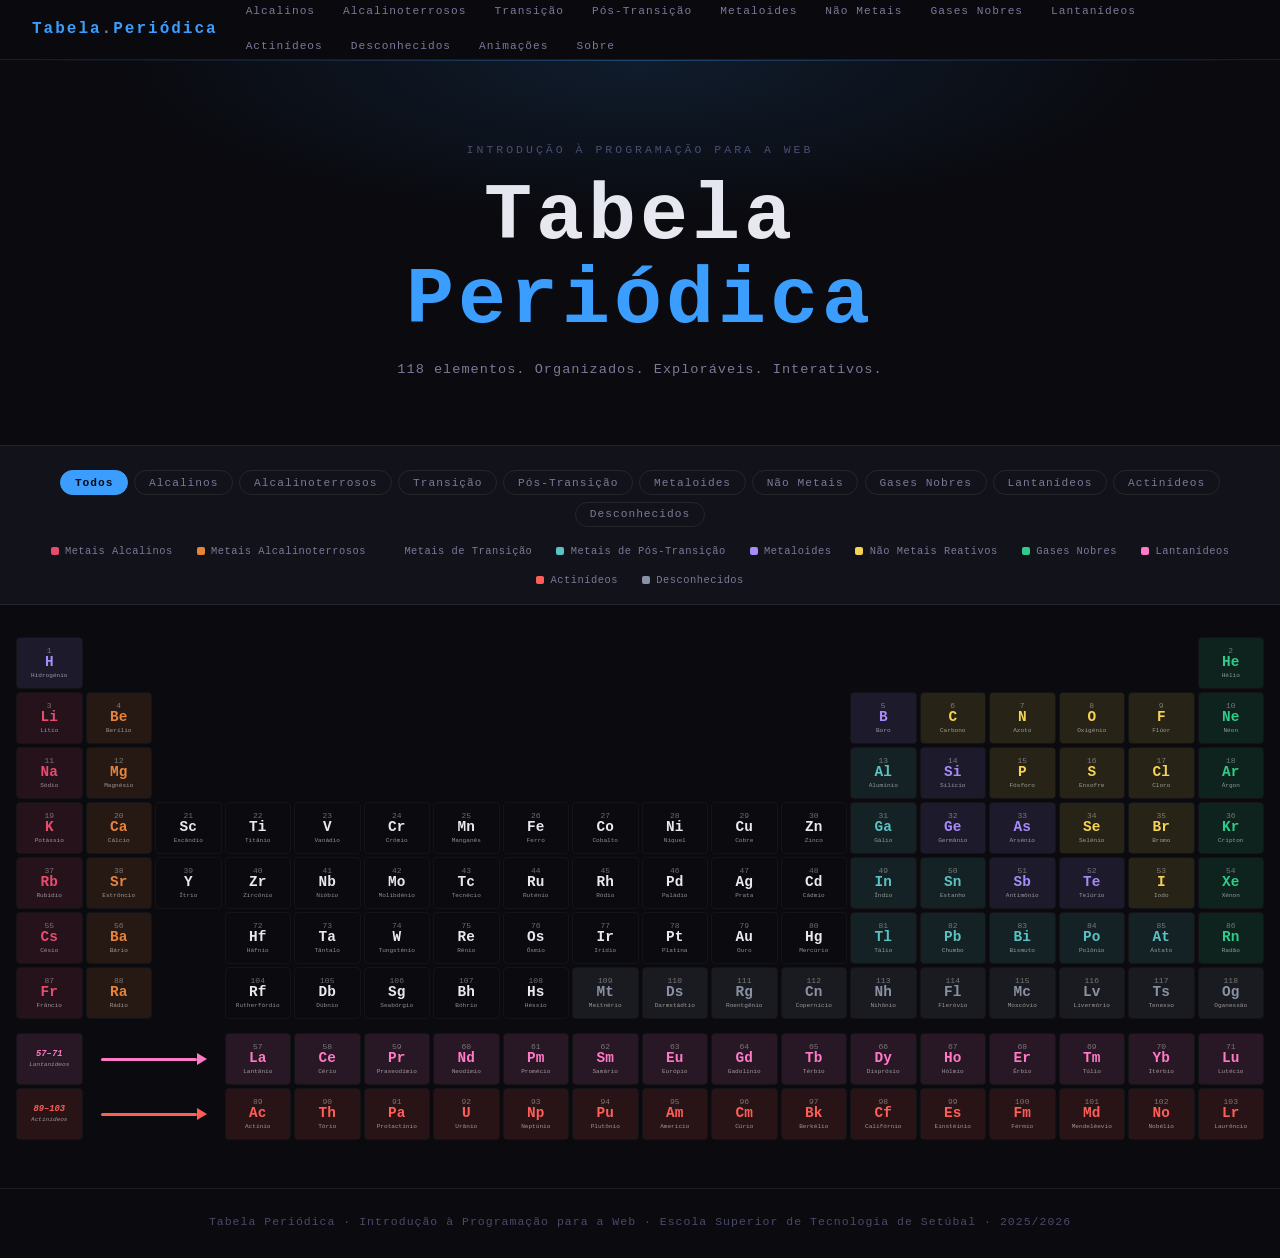
<file: index.html>
<!DOCTYPE html>
<html lang="pt">
<head>
  <meta charset="UTF-8" />
  <meta name="viewport" content="width=device-width, initial-scale=1.0" />
  <title>Tabela Periódica | IPW 2025/2026</title>
  <link rel="stylesheet" href="css/styles.css" />
  <link rel="stylesheet" href="css/index.css" />
</head>
<body>

  <!-- NAVBAR -->
  <nav class="navbar">
    <a class="nav-logo" href="index.html">Tabela<span>.</span>Periódica</a>
    <button class="nav-toggle" aria-label="Menu" onclick="toggleMenu()">
      <span></span><span></span><span></span>
    </button>
    <ul class="nav-menu" id="navMenu">
      <li><a href="alkali-metals/index.html">Alcalinos</a></li>
      <li><a href="alkaline-earth-metals/index.html">Alcalinoterrosos</a></li>
      <li><a href="transition-metals/index.html">Transição</a></li>
      <li><a href="post-transition-metals/index.html">Pós-Transição</a></li>
      <li><a href="metalloids/index.html">Metaloides</a></li>
      <li><a href="reactive-nonmetals/index.html">Não Metais</a></li>
      <li><a href="noble-gases/index.html">Gases Nobres</a></li>
      <li><a href="lanthanides/index.html">Lantanídeos</a></li>
      <li><a href="actinides/index.html">Actinídeos</a></li>
      <li><a href="unknown-properties/index.html">Desconhecidos</a></li>
      <li><a href="animations/index.html">Animações</a></li>
      <li><a href="about/index.html">Sobre</a></li>
    </ul>
  </nav>
  <div class="glow-line"></div>

  <!-- HERO -->
  <header class="hero">
    <div class="hero-bg"></div>
    <div class="hero-content">
      <p class="hero-sub">Introdução à Programação para a Web</p>
      <h1 class="hero-title">Tabela<br/><span>Periódica</span></h1>
      <p class="hero-desc">118 elementos. Organizados. Exploráveis. Interativos.</p>
    </div>
  </header>

  <!-- FILTER BAR -->
  <section class="filter-section">
    <div class="filter-bar">
      <button class="filter-btn active" data-filter="all">Todos</button>
      <button class="filter-btn" data-filter="alkali" style="--c: var(--alkali)">Alcalinos</button>
      <button class="filter-btn" data-filter="alkaline" style="--c: var(--alkaline)">Alcalinoterrosos</button>
      <button class="filter-btn" data-filter="transition" style="--c: var(--transition)">Transição</button>
      <button class="filter-btn" data-filter="post-transition" style="--c: var(--post-transition)">Pós-Transição</button>
      <button class="filter-btn" data-filter="metalloid" style="--c: var(--metalloid)">Metaloides</button>
      <button class="filter-btn" data-filter="reactive-nonmetal" style="--c: var(--reactive-nonmetal)">Não Metais</button>
      <button class="filter-btn" data-filter="noble" style="--c: var(--noble)">Gases Nobres</button>
      <button class="filter-btn" data-filter="lanthanide" style="--c: var(--lanthanide)">Lantanídeos</button>
      <button class="filter-btn" data-filter="actinide" style="--c: var(--actinide)">Actinídeos</button>
      <button class="filter-btn" data-filter="unknown" style="--c: var(--unknown)">Desconhecidos</button>
    </div>
    <div class="legend">
      <span class="legend-item"><i style="background:var(--alkali)"></i>Metais Alcalinos</span>
      <span class="legend-item"><i style="background:var(--alkaline)"></i>Metais Alcalinoterrosos</span>
      <span class="legend-item"><i style="background:var(--transition)"></i>Metais de Transição</span>
      <span class="legend-item"><i style="background:var(--post-transition)"></i>Metais de Pós-Transição</span>
      <span class="legend-item"><i style="background:var(--metalloid)"></i>Metaloides</span>
      <span class="legend-item"><i style="background:var(--reactive-nonmetal)"></i>Não Metais Reativos</span>
      <span class="legend-item"><i style="background:var(--noble)"></i>Gases Nobres</span>
      <span class="legend-item"><i style="background:var(--lanthanide)"></i>Lantanídeos</span>
      <span class="legend-item"><i style="background:var(--actinide)"></i>Actinídeos</span>
      <span class="legend-item"><i style="background:var(--unknown)"></i>Desconhecidos</span>
    </div>
  </section>

  <!-- PERIODIC TABLE GRID -->
  <main class="table-wrapper">
    <div class="pt-grid" id="ptGrid">

      <!-- Period 1 -->
      <div class="el metalloid"          style="grid-column:1;  grid-row:1"  data-cat="metalloid"          data-num="1"   data-sym="H"  data-name="Hidrogénio">
        <span class="el-num">1</span><span class="el-sym">H</span><span class="el-name">Hidrogénio</span>
      </div>
      <div class="el noble"           style="grid-column:18; grid-row:1"  data-cat="noble"            data-num="2"   data-sym="He" data-name="Hélio">
        <span class="el-num">2</span><span class="el-sym">He</span><span class="el-name">Hélio</span>
      </div>

      <!-- Period 2 -->
      <div class="el alkali"          style="grid-column:1;  grid-row:2"  data-cat="alkali"          data-num="3"   data-sym="Li" data-name="Lítio">
        <span class="el-num">3</span><span class="el-sym">Li</span><span class="el-name">Lítio</span>
      </div>
      <div class="el alkaline"        style="grid-column:2;  grid-row:2"  data-cat="alkaline"        data-num="4"   data-sym="Be" data-name="Berílio">
        <span class="el-num">4</span><span class="el-sym">Be</span><span class="el-name">Berílio</span>
      </div>
      <div class="el metalloid"       style="grid-column:13; grid-row:2"  data-cat="metalloid"       data-num="5"   data-sym="B"  data-name="Boro">
        <span class="el-num">5</span><span class="el-sym">B</span><span class="el-name">Boro</span>
      </div>
      <div class="el reactive-nonmetal" style="grid-column:14; grid-row:2" data-cat="reactive-nonmetal" data-num="6" data-sym="C" data-name="Carbono">
        <span class="el-num">6</span><span class="el-sym">C</span><span class="el-name">Carbono</span>
      </div>
      <div class="el reactive-nonmetal" style="grid-column:15; grid-row:2" data-cat="reactive-nonmetal" data-num="7" data-sym="N" data-name="Azoto">
        <span class="el-num">7</span><span class="el-sym">N</span><span class="el-name">Azoto</span>
      </div>
      <div class="el reactive-nonmetal" style="grid-column:16; grid-row:2" data-cat="reactive-nonmetal" data-num="8" data-sym="O" data-name="Oxigénio">
        <span class="el-num">8</span><span class="el-sym">O</span><span class="el-name">Oxigénio</span>
      </div>
      <div class="el reactive-nonmetal" style="grid-column:17; grid-row:2" data-cat="reactive-nonmetal" data-num="9" data-sym="F" data-name="Flúor">
        <span class="el-num">9</span><span class="el-sym">F</span><span class="el-name">Flúor</span>
      </div>
      <div class="el noble"           style="grid-column:18; grid-row:2"  data-cat="noble"            data-num="10"  data-sym="Ne" data-name="Néon">
        <span class="el-num">10</span><span class="el-sym">Ne</span><span class="el-name">Néon</span>
      </div>

      <!-- Period 3 -->
      <div class="el alkali"          style="grid-column:1;  grid-row:3"  data-cat="alkali"          data-num="11" data-sym="Na" data-name="Sódio">
        <span class="el-num">11</span><span class="el-sym">Na</span><span class="el-name">Sódio</span>
      </div>
      <div class="el alkaline"        style="grid-column:2;  grid-row:3"  data-cat="alkaline"        data-num="12" data-sym="Mg" data-name="Magnésio">
        <span class="el-num">12</span><span class="el-sym">Mg</span><span class="el-name">Magnésio</span>
      </div>
      <div class="el post-transition" style="grid-column:13; grid-row:3"  data-cat="post-transition" data-num="13" data-sym="Al" data-name="Alumínio">
        <span class="el-num">13</span><span class="el-sym">Al</span><span class="el-name">Alumínio</span>
      </div>
      <div class="el metalloid"       style="grid-column:14; grid-row:3"  data-cat="metalloid"       data-num="14" data-sym="Si" data-name="Silício">
        <span class="el-num">14</span><span class="el-sym">Si</span><span class="el-name">Silício</span>
      </div>
      <div class="el reactive-nonmetal" style="grid-column:15; grid-row:3" data-cat="reactive-nonmetal" data-num="15" data-sym="P" data-name="Fósforo">
        <span class="el-num">15</span><span class="el-sym">P</span><span class="el-name">Fósforo</span>
      </div>
      <div class="el reactive-nonmetal" style="grid-column:16; grid-row:3" data-cat="reactive-nonmetal" data-num="16" data-sym="S" data-name="Enxofre">
        <span class="el-num">16</span><span class="el-sym">S</span><span class="el-name">Enxofre</span>
      </div>
      <div class="el reactive-nonmetal" style="grid-column:17; grid-row:3" data-cat="reactive-nonmetal" data-num="17" data-sym="Cl" data-name="Cloro">
        <span class="el-num">17</span><span class="el-sym">Cl</span><span class="el-name">Cloro</span>
      </div>
      <div class="el noble"           style="grid-column:18; grid-row:3"  data-cat="noble"            data-num="18" data-sym="Ar" data-name="Árgon">
        <span class="el-num">18</span><span class="el-sym">Ar</span><span class="el-name">Árgon</span>
      </div>

      <!-- Period 4 -->
      <div class="el alkali"          style="grid-column:1;  grid-row:4"  data-cat="alkali"          data-num="19" data-sym="K"  data-name="Potássio">
        <span class="el-num">19</span><span class="el-sym">K</span><span class="el-name">Potássio</span>
      </div>
      <div class="el alkaline"        style="grid-column:2;  grid-row:4"  data-cat="alkaline"        data-num="20" data-sym="Ca" data-name="Cálcio">
        <span class="el-num">20</span><span class="el-sym">Ca</span><span class="el-name">Cálcio</span>
      </div>
      <div class="el transition"      style="grid-column:3;  grid-row:4"  data-cat="transition"      data-num="21" data-sym="Sc" data-name="Escândio">
        <span class="el-num">21</span><span class="el-sym">Sc</span><span class="el-name">Escândio</span>
      </div>
      <div class="el transition"      style="grid-column:4;  grid-row:4"  data-cat="transition"      data-num="22" data-sym="Ti" data-name="Titânio">
        <span class="el-num">22</span><span class="el-sym">Ti</span><span class="el-name">Titânio</span>
      </div>
      <div class="el transition"      style="grid-column:5;  grid-row:4"  data-cat="transition"      data-num="23" data-sym="V"  data-name="Vanádio">
        <span class="el-num">23</span><span class="el-sym">V</span><span class="el-name">Vanádio</span>
      </div>
      <div class="el transition"      style="grid-column:6;  grid-row:4"  data-cat="transition"      data-num="24" data-sym="Cr" data-name="Crómio">
        <span class="el-num">24</span><span class="el-sym">Cr</span><span class="el-name">Crómio</span>
      </div>
      <div class="el transition"      style="grid-column:7;  grid-row:4"  data-cat="transition"      data-num="25" data-sym="Mn" data-name="Manganês">
        <span class="el-num">25</span><span class="el-sym">Mn</span><span class="el-name">Manganês</span>
      </div>
      <div class="el transition"      style="grid-column:8;  grid-row:4"  data-cat="transition"      data-num="26" data-sym="Fe" data-name="Ferro">
        <span class="el-num">26</span><span class="el-sym">Fe</span><span class="el-name">Ferro</span>
      </div>
      <div class="el transition"      style="grid-column:9;  grid-row:4"  data-cat="transition"      data-num="27" data-sym="Co" data-name="Cobalto">
        <span class="el-num">27</span><span class="el-sym">Co</span><span class="el-name">Cobalto</span>
      </div>
      <div class="el transition"      style="grid-column:10; grid-row:4"  data-cat="transition"      data-num="28" data-sym="Ni" data-name="Níquel">
        <span class="el-num">28</span><span class="el-sym">Ni</span><span class="el-name">Níquel</span>
      </div>
      <div class="el transition"      style="grid-column:11; grid-row:4"  data-cat="transition"      data-num="29" data-sym="Cu" data-name="Cobre">
        <span class="el-num">29</span><span class="el-sym">Cu</span><span class="el-name">Cobre</span>
      </div>
      <div class="el transition"      style="grid-column:12; grid-row:4"  data-cat="transition"      data-num="30" data-sym="Zn" data-name="Zinco">
        <span class="el-num">30</span><span class="el-sym">Zn</span><span class="el-name">Zinco</span>
      </div>
      <div class="el post-transition" style="grid-column:13; grid-row:4"  data-cat="post-transition" data-num="31" data-sym="Ga" data-name="Gálio">
        <span class="el-num">31</span><span class="el-sym">Ga</span><span class="el-name">Gálio</span>
      </div>
      <div class="el metalloid"       style="grid-column:14; grid-row:4"  data-cat="metalloid"       data-num="32" data-sym="Ge" data-name="Germânio">
        <span class="el-num">32</span><span class="el-sym">Ge</span><span class="el-name">Germânio</span>
      </div>
      <div class="el metalloid"       style="grid-column:15; grid-row:4"  data-cat="metalloid"       data-num="33" data-sym="As" data-name="Arsénio">
        <span class="el-num">33</span><span class="el-sym">As</span><span class="el-name">Arsénio</span>
      </div>
      <div class="el reactive-nonmetal" style="grid-column:16; grid-row:4" data-cat="reactive-nonmetal" data-num="34" data-sym="Se" data-name="Selénio">
        <span class="el-num">34</span><span class="el-sym">Se</span><span class="el-name">Selénio</span>
      </div>
      <div class="el reactive-nonmetal" style="grid-column:17; grid-row:4" data-cat="reactive-nonmetal" data-num="35" data-sym="Br" data-name="Bromo">
        <span class="el-num">35</span><span class="el-sym">Br</span><span class="el-name">Bromo</span>
      </div>
      <div class="el noble"           style="grid-column:18; grid-row:4"  data-cat="noble"            data-num="36" data-sym="Kr" data-name="Crípton">
        <span class="el-num">36</span><span class="el-sym">Kr</span><span class="el-name">Crípton</span>
      </div>

      <!-- Period 5 -->
      <div class="el alkali"          style="grid-column:1;  grid-row:5"  data-cat="alkali"          data-num="37" data-sym="Rb" data-name="Rubídio">
        <span class="el-num">37</span><span class="el-sym">Rb</span><span class="el-name">Rubídio</span>
      </div>
      <div class="el alkaline"        style="grid-column:2;  grid-row:5"  data-cat="alkaline"        data-num="38" data-sym="Sr" data-name="Estrôncio">
        <span class="el-num">38</span><span class="el-sym">Sr</span><span class="el-name">Estrôncio</span>
      </div>
      <div class="el transition"      style="grid-column:3;  grid-row:5"  data-cat="transition"      data-num="39" data-sym="Y"  data-name="Ítrio">
        <span class="el-num">39</span><span class="el-sym">Y</span><span class="el-name">Ítrio</span>
      </div>
      <div class="el transition"      style="grid-column:4;  grid-row:5"  data-cat="transition"      data-num="40" data-sym="Zr" data-name="Zircônio">
        <span class="el-num">40</span><span class="el-sym">Zr</span><span class="el-name">Zircônio</span>
      </div>
      <div class="el transition"      style="grid-column:5;  grid-row:5"  data-cat="transition"      data-num="41" data-sym="Nb" data-name="Nióbio">
        <span class="el-num">41</span><span class="el-sym">Nb</span><span class="el-name">Nióbio</span>
      </div>
      <div class="el transition"      style="grid-column:6;  grid-row:5"  data-cat="transition"      data-num="42" data-sym="Mo" data-name="Molibdénio">
        <span class="el-num">42</span><span class="el-sym">Mo</span><span class="el-name">Molibdénio</span>
      </div>
      <div class="el transition"      style="grid-column:7;  grid-row:5"  data-cat="transition"      data-num="43" data-sym="Tc" data-name="Tecnécio">
        <span class="el-num">43</span><span class="el-sym">Tc</span><span class="el-name">Tecnécio</span>
      </div>
      <div class="el transition"      style="grid-column:8;  grid-row:5"  data-cat="transition"      data-num="44" data-sym="Ru" data-name="Ruténio">
        <span class="el-num">44</span><span class="el-sym">Ru</span><span class="el-name">Ruténio</span>
      </div>
      <div class="el transition"      style="grid-column:9;  grid-row:5"  data-cat="transition"      data-num="45" data-sym="Rh" data-name="Ródio">
        <span class="el-num">45</span><span class="el-sym">Rh</span><span class="el-name">Ródio</span>
      </div>
      <div class="el transition"      style="grid-column:10; grid-row:5"  data-cat="transition"      data-num="46" data-sym="Pd" data-name="Paládio">
        <span class="el-num">46</span><span class="el-sym">Pd</span><span class="el-name">Paládio</span>
      </div>
      <div class="el transition"      style="grid-column:11; grid-row:5"  data-cat="transition"      data-num="47" data-sym="Ag" data-name="Prata">
        <span class="el-num">47</span><span class="el-sym">Ag</span><span class="el-name">Prata</span>
      </div>
      <div class="el transition"      style="grid-column:12; grid-row:5"  data-cat="transition"      data-num="48" data-sym="Cd" data-name="Cádmio">
        <span class="el-num">48</span><span class="el-sym">Cd</span><span class="el-name">Cádmio</span>
      </div>
      <div class="el post-transition" style="grid-column:13; grid-row:5"  data-cat="post-transition" data-num="49" data-sym="In" data-name="Índio">
        <span class="el-num">49</span><span class="el-sym">In</span><span class="el-name">Índio</span>
      </div>
      <div class="el post-transition" style="grid-column:14; grid-row:5"  data-cat="post-transition" data-num="50" data-sym="Sn" data-name="Estanho">
        <span class="el-num">50</span><span class="el-sym">Sn</span><span class="el-name">Estanho</span>
      </div>
      <div class="el metalloid"       style="grid-column:15; grid-row:5"  data-cat="metalloid"       data-num="51" data-sym="Sb" data-name="Antimônio">
        <span class="el-num">51</span><span class="el-sym">Sb</span><span class="el-name">Antimônio</span>
      </div>
      <div class="el metalloid"       style="grid-column:16; grid-row:5"  data-cat="metalloid"       data-num="52" data-sym="Te" data-name="Telúrio">
        <span class="el-num">52</span><span class="el-sym">Te</span><span class="el-name">Telúrio</span>
      </div>
      <div class="el reactive-nonmetal" style="grid-column:17; grid-row:5" data-cat="reactive-nonmetal" data-num="53" data-sym="I" data-name="Iodo">
        <span class="el-num">53</span><span class="el-sym">I</span><span class="el-name">Iodo</span>
      </div>
      <div class="el noble"           style="grid-column:18; grid-row:5"  data-cat="noble"            data-num="54" data-sym="Xe" data-name="Xénon">
        <span class="el-num">54</span><span class="el-sym">Xe</span><span class="el-name">Xénon</span>
      </div>

      <!-- Period 6 -->
      <div class="el alkali"          style="grid-column:1;  grid-row:6"  data-cat="alkali"          data-num="55" data-sym="Cs" data-name="Césio">
        <span class="el-num">55</span><span class="el-sym">Cs</span><span class="el-name">Césio</span>
      </div>
      <div class="el alkaline"        style="grid-column:2;  grid-row:6"  data-cat="alkaline"        data-num="56" data-sym="Ba" data-name="Bário">
        <span class="el-num">56</span><span class="el-sym">Ba</span><span class="el-name">Bário</span>
      </div>
      <div class="el lanthanide lant-placeholder" style="grid-column:1; grid-row:9">
        <span class="el-sym" style="font-size:0.55rem;letter-spacing:0">57–71</span>
        <span class="el-name">Lantanídeos</span>
      </div>
      <div class="arrow" style="grid-column: 2 / 4; grid-row: 9; --arrow-color: var(--lanthanide);"></div>
      <div class="el transition"      style="grid-column:4;  grid-row:6"  data-cat="transition"      data-num="72" data-sym="Hf" data-name="Háfnio">
        <span class="el-num">72</span><span class="el-sym">Hf</span><span class="el-name">Háfnio</span>
      </div>
      <div class="el transition"      style="grid-column:5;  grid-row:6"  data-cat="transition"      data-num="73" data-sym="Ta" data-name="Tântalo">
        <span class="el-num">73</span><span class="el-sym">Ta</span><span class="el-name">Tântalo</span>
      </div>
      <div class="el transition"      style="grid-column:6;  grid-row:6"  data-cat="transition"      data-num="74" data-sym="W"  data-name="Tungsténio">
        <span class="el-num">74</span><span class="el-sym">W</span><span class="el-name">Tungsténio</span>
      </div>
      <div class="el transition"      style="grid-column:7;  grid-row:6"  data-cat="transition"      data-num="75" data-sym="Re" data-name="Rénio">
        <span class="el-num">75</span><span class="el-sym">Re</span><span class="el-name">Rénio</span>
      </div>
      <div class="el transition"      style="grid-column:8;  grid-row:6"  data-cat="transition"      data-num="76" data-sym="Os" data-name="Ósmio">
        <span class="el-num">76</span><span class="el-sym">Os</span><span class="el-name">Ósmio</span>
      </div>
      <div class="el transition"      style="grid-column:9;  grid-row:6"  data-cat="transition"      data-num="77" data-sym="Ir" data-name="Irídio">
        <span class="el-num">77</span><span class="el-sym">Ir</span><span class="el-name">Irídio</span>
      </div>
      <div class="el transition"      style="grid-column:10; grid-row:6"  data-cat="transition"      data-num="78" data-sym="Pt" data-name="Platina">
        <span class="el-num">78</span><span class="el-sym">Pt</span><span class="el-name">Platina</span>
      </div>
      <div class="el transition"      style="grid-column:11; grid-row:6"  data-cat="transition"      data-num="79" data-sym="Au" data-name="Ouro">
        <span class="el-num">79</span><span class="el-sym">Au</span><span class="el-name">Ouro</span>
      </div>
      <div class="el transition"      style="grid-column:12; grid-row:6"  data-cat="transition"      data-num="80" data-sym="Hg" data-name="Mercúrio">
        <span class="el-num">80</span><span class="el-sym">Hg</span><span class="el-name">Mercúrio</span>
      </div>
      <div class="el post-transition" style="grid-column:13; grid-row:6"  data-cat="post-transition" data-num="81" data-sym="Tl" data-name="Tálio">
        <span class="el-num">81</span><span class="el-sym">Tl</span><span class="el-name">Tálio</span>
      </div>
      <div class="el post-transition" style="grid-column:14; grid-row:6"  data-cat="post-transition" data-num="82" data-sym="Pb" data-name="Chumbo">
        <span class="el-num">82</span><span class="el-sym">Pb</span><span class="el-name">Chumbo</span>
      </div>
      <div class="el post-transition" style="grid-column:15; grid-row:6"  data-cat="post-transition" data-num="83" data-sym="Bi" data-name="Bismuto">
        <span class="el-num">83</span><span class="el-sym">Bi</span><span class="el-name">Bismuto</span>
      </div>
      <div class="el post-transition"       style="grid-column:16; grid-row:6"  data-cat="post-transition"       data-num="84" data-sym="Po" data-name="Polônio">
        <span class="el-num">84</span><span class="el-sym">Po</span><span class="el-name">Polônio</span>
      </div>
      <div class="el post-transition" style="grid-column:17; grid-row:6" data-cat="post-transition" data-num="85" data-sym="At" data-name="Ástato">
        <span class="el-num">85</span><span class="el-sym">At</span><span class="el-name">Ástato</span>
      </div>
      <div class="el noble"           style="grid-column:18; grid-row:6"  data-cat="noble"            data-num="86" data-sym="Rn" data-name="Radão">
        <span class="el-num">86</span><span class="el-sym">Rn</span><span class="el-name">Radão</span>
      </div>

      <!-- Period 7 -->
      <div class="el alkali"          style="grid-column:1;  grid-row:7"  data-cat="alkali"          data-num="87"  data-sym="Fr"  data-name="Frâncio">
        <span class="el-num">87</span><span class="el-sym">Fr</span><span class="el-name">Frâncio</span>
      </div>
      <div class="el alkaline"        style="grid-column:2;  grid-row:7"  data-cat="alkaline"        data-num="88"  data-sym="Ra"  data-name="Rádio">
        <span class="el-num">88</span><span class="el-sym">Ra</span><span class="el-name">Rádio</span>
      </div>
      <div class="el actinide act-placeholder"  style="grid-column:1;  grid-row:10">
        <span class="el-sym" style="font-size:0.55rem;letter-spacing:0">89–103</span>
        <span class="el-name">Actinídeos</span>
      </div>
      <div class="arrow" style="grid-column: 2 / 4; grid-row: 10; --arrow-color: var(--actinide);"></div>
      <div class="el transition"      style="grid-column:4;  grid-row:7"  data-cat="transition"      data-num="104" data-sym="Rf"  data-name="Rutherfórdio">
        <span class="el-num">104</span><span class="el-sym">Rf</span><span class="el-name">Rutherfórdio</span>
      </div>
      <div class="el transition"      style="grid-column:5;  grid-row:7"  data-cat="transition"      data-num="105" data-sym="Db"  data-name="Dúbnio">
        <span class="el-num">105</span><span class="el-sym">Db</span><span class="el-name">Dúbnio</span>
      </div>
      <div class="el transition"      style="grid-column:6;  grid-row:7"  data-cat="transition"      data-num="106" data-sym="Sg"  data-name="Seabórgio">
        <span class="el-num">106</span><span class="el-sym">Sg</span><span class="el-name">Seabórgio</span>
      </div>
      <div class="el transition"      style="grid-column:7;  grid-row:7"  data-cat="transition"      data-num="107" data-sym="Bh"  data-name="Bóhrio">
        <span class="el-num">107</span><span class="el-sym">Bh</span><span class="el-name">Bóhrio</span>
      </div>
      <div class="el transition"      style="grid-column:8;  grid-row:7"  data-cat="transition"      data-num="108" data-sym="Hs"  data-name="Héssio">
        <span class="el-num">108</span><span class="el-sym">Hs</span><span class="el-name">Héssio</span>
      </div>
      <div class="el unknown"         style="grid-column:9;  grid-row:7"  data-cat="unknown"         data-num="109" data-sym="Mt"  data-name="Meitnério">
        <span class="el-num">109</span><span class="el-sym">Mt</span><span class="el-name">Meitnério</span>
      </div>
      <div class="el unknown"         style="grid-column:10; grid-row:7"  data-cat="unknown"         data-num="110" data-sym="Ds"  data-name="Darmstádtio">
        <span class="el-num">110</span><span class="el-sym">Ds</span><span class="el-name">Darmstádtio</span>
      </div>
      <div class="el unknown"         style="grid-column:11; grid-row:7"  data-cat="unknown"         data-num="111" data-sym="Rg"  data-name="Roentgênio">
        <span class="el-num">111</span><span class="el-sym">Rg</span><span class="el-name">Roentgênio</span>
      </div>
      <div class="el unknown"         style="grid-column:12; grid-row:7"  data-cat="unknown"         data-num="112" data-sym="Cn"  data-name="Copernício">
        <span class="el-num">112</span><span class="el-sym">Cn</span><span class="el-name">Copernício</span>
      </div>
      <div class="el unknown"         style="grid-column:13; grid-row:7"  data-cat="unknown"         data-num="113" data-sym="Nh"  data-name="Nihônio">
        <span class="el-num">113</span><span class="el-sym">Nh</span><span class="el-name">Nihônio</span>
      </div>
      <div class="el unknown" style="grid-column:14; grid-row:7"  data-cat="unknown" data-num="114" data-sym="Fl"  data-name="Fleróvio">
        <span class="el-num">114</span><span class="el-sym">Fl</span><span class="el-name">Fleróvio</span>
      </div>
      <div class="el unknown"         style="grid-column:15; grid-row:7"  data-cat="unknown"         data-num="115" data-sym="Mc"  data-name="Moscóvio">
        <span class="el-num">115</span><span class="el-sym">Mc</span><span class="el-name">Moscóvio</span>
      </div>
      <div class="el unknown" style="grid-column:16; grid-row:7"  data-cat="unknown" data-num="116" data-sym="Lv"  data-name="Livermório">
        <span class="el-num">116</span><span class="el-sym">Lv</span><span class="el-name">Livermório</span>
      </div>
      <div class="el unknown"         style="grid-column:17; grid-row:7"  data-cat="unknown"         data-num="117" data-sym="Ts"  data-name="Tenesso">
        <span class="el-num">117</span><span class="el-sym">Ts</span><span class="el-name">Tenesso</span>
      </div>
      <div class="el unknown"           style="grid-column:18; grid-row:7"  data-cat="unknown"            data-num="118" data-sym="Og"  data-name="Oganessão">
        <span class="el-num">118</span><span class="el-sym">Og</span><span class="el-name">Oganessão</span>
      </div>

      <!-- LANTHANIDES ROW (row 9) -->
      <div class="el lanthanide"      style="grid-column:4;  grid-row:9"  data-cat="lanthanide"      data-num="57"  data-sym="Ce" data-name="Cério">
        <span class="el-num">57</span><span class="el-sym">La</span><span class="el-name">Lantânio</span>
      </div>
      <div class="el lanthanide"      style="grid-column:5;  grid-row:9"  data-cat="lanthanide"      data-num="58"  data-sym="Ce" data-name="Cério">
        <span class="el-num">58</span><span class="el-sym">Ce</span><span class="el-name">Cério</span>
      </div>
      <div class="el lanthanide"      style="grid-column:6;  grid-row:9"  data-cat="lanthanide"      data-num="59"  data-sym="Pr" data-name="Praseodímio">
        <span class="el-num">59</span><span class="el-sym">Pr</span><span class="el-name">Praseodímio</span>
      </div>
      <div class="el lanthanide"      style="grid-column:7;  grid-row:9"  data-cat="lanthanide"      data-num="60"  data-sym="Nd" data-name="Neodímio">
        <span class="el-num">60</span><span class="el-sym">Nd</span><span class="el-name">Neodímio</span>
      </div>
      <div class="el lanthanide"      style="grid-column:8;  grid-row:9"  data-cat="lanthanide"      data-num="61"  data-sym="Pm" data-name="Promécio">
        <span class="el-num">61</span><span class="el-sym">Pm</span><span class="el-name">Promécio</span>
      </div>
      <div class="el lanthanide"      style="grid-column:9;  grid-row:9"  data-cat="lanthanide"      data-num="62"  data-sym="Sm" data-name="Samário">
        <span class="el-num">62</span><span class="el-sym">Sm</span><span class="el-name">Samário</span>
      </div>
      <div class="el lanthanide"      style="grid-column:10; grid-row:9"  data-cat="lanthanide"      data-num="63"  data-sym="Eu" data-name="Európio">
        <span class="el-num">63</span><span class="el-sym">Eu</span><span class="el-name">Európio</span>
      </div>
      <div class="el lanthanide"      style="grid-column:11; grid-row:9"  data-cat="lanthanide"      data-num="64"  data-sym="Gd" data-name="Gadolínio">
        <span class="el-num">64</span><span class="el-sym">Gd</span><span class="el-name">Gadolínio</span>
      </div>
      <div class="el lanthanide"      style="grid-column:12; grid-row:9"  data-cat="lanthanide"      data-num="65"  data-sym="Tb" data-name="Térbio">
        <span class="el-num">65</span><span class="el-sym">Tb</span><span class="el-name">Térbio</span>
      </div>
      <div class="el lanthanide"      style="grid-column:13; grid-row:9"  data-cat="lanthanide"      data-num="66"  data-sym="Dy" data-name="Disprósio">
        <span class="el-num">66</span><span class="el-sym">Dy</span><span class="el-name">Disprósio</span>
      </div>
      <div class="el lanthanide"      style="grid-column:14; grid-row:9"  data-cat="lanthanide"      data-num="67"  data-sym="Ho" data-name="Hólmio">
        <span class="el-num">67</span><span class="el-sym">Ho</span><span class="el-name">Hólmio</span>
      </div>
      <div class="el lanthanide"      style="grid-column:15; grid-row:9"  data-cat="lanthanide"      data-num="68"  data-sym="Er" data-name="Érbio">
        <span class="el-num">68</span><span class="el-sym">Er</span><span class="el-name">Érbio</span>
      </div>
      <div class="el lanthanide"      style="grid-column:16; grid-row:9"  data-cat="lanthanide"      data-num="69"  data-sym="Tm" data-name="Túlio">
        <span class="el-num">69</span><span class="el-sym">Tm</span><span class="el-name">Túlio</span>
      </div>
      <div class="el lanthanide"      style="grid-column:17; grid-row:9"  data-cat="lanthanide"      data-num="70"  data-sym="Yb" data-name="Itérbio">
        <span class="el-num">70</span><span class="el-sym">Yb</span><span class="el-name">Itérbio</span>
      </div>
      <div class="el lanthanide"      style="grid-column:18; grid-row:9"  data-cat="lanthanide"      data-num="71"  data-sym="Lu" data-name="Lutécio">
        <span class="el-num">71</span><span class="el-sym">Lu</span><span class="el-name">Lutécio</span>
      </div>

      <!-- ACTINIDES ROW (row 10) -->
      <div class="el actinide"        style="grid-column:4;  grid-row:10" data-cat="actinide"        data-num="89"  data-sym="Ac"  data-name="Actínio">
        <span class="el-num">89</span><span class="el-sym">Ac</span><span class="el-name">Actínio</span>
      </div>
      <div class="el actinide"        style="grid-column:5;  grid-row:10" data-cat="actinide"        data-num="90"  data-sym="Th"  data-name="Tório">
        <span class="el-num">90</span><span class="el-sym">Th</span><span class="el-name">Tório</span>
      </div>
      <div class="el actinide"        style="grid-column:6;  grid-row:10" data-cat="actinide"        data-num="91"  data-sym="Pa"  data-name="Protactínio">
        <span class="el-num">91</span><span class="el-sym">Pa</span><span class="el-name">Protactínio</span>
      </div>
      <div class="el actinide"        style="grid-column:7;  grid-row:10" data-cat="actinide"        data-num="92"  data-sym="U"   data-name="Urânio">
        <span class="el-num">92</span><span class="el-sym">U</span><span class="el-name">Urânio</span>
      </div>
      <div class="el actinide"        style="grid-column:8;  grid-row:10" data-cat="actinide"        data-num="93"  data-sym="Np"  data-name="Neptúnio">
        <span class="el-num">93</span><span class="el-sym">Np</span><span class="el-name">Neptúnio</span>
      </div>
      <div class="el actinide"        style="grid-column:9;  grid-row:10" data-cat="actinide"        data-num="94"  data-sym="Pu"  data-name="Plutônio">
        <span class="el-num">94</span><span class="el-sym">Pu</span><span class="el-name">Plutônio</span>
      </div>
      <div class="el actinide"        style="grid-column:10; grid-row:10" data-cat="actinide"        data-num="95"  data-sym="Am"  data-name="Amerício">
        <span class="el-num">95</span><span class="el-sym">Am</span><span class="el-name">Amerício</span>
      </div>
      <div class="el actinide"        style="grid-column:11; grid-row:10" data-cat="actinide"        data-num="96"  data-sym="Cm"  data-name="Cúrio">
        <span class="el-num">96</span><span class="el-sym">Cm</span><span class="el-name">Cúrio</span>
      </div>
      <div class="el actinide"        style="grid-column:12; grid-row:10" data-cat="actinide"        data-num="97"  data-sym="Bk"  data-name="Berkélio">
        <span class="el-num">97</span><span class="el-sym">Bk</span><span class="el-name">Berkélio</span>
      </div>
      <div class="el actinide"        style="grid-column:13; grid-row:10" data-cat="actinide"        data-num="98"  data-sym="Cf"  data-name="Califórnio">
        <span class="el-num">98</span><span class="el-sym">Cf</span><span class="el-name">Califórnio</span>
      </div>
      <div class="el actinide"        style="grid-column:14; grid-row:10" data-cat="actinide"        data-num="99"  data-sym="Es"  data-name="Einstéinio">
        <span class="el-num">99</span><span class="el-sym">Es</span><span class="el-name">Einstéinio</span>
      </div>
      <div class="el actinide"        style="grid-column:15; grid-row:10" data-cat="actinide"        data-num="100" data-sym="Fm"  data-name="Férmio">
        <span class="el-num">100</span><span class="el-sym">Fm</span><span class="el-name">Férmio</span>
      </div>
      <div class="el actinide"        style="grid-column:16; grid-row:10" data-cat="actinide"        data-num="101" data-sym="Md"  data-name="Mendeléevio">
        <span class="el-num">101</span><span class="el-sym">Md</span><span class="el-name">Mendeléevio</span>
      </div>
      <div class="el actinide"        style="grid-column:17; grid-row:10" data-cat="actinide"        data-num="102" data-sym="No"  data-name="Nobélio">
        <span class="el-num">102</span><span class="el-sym">No</span><span class="el-name">Nobélio</span>
      </div>
      <div class="el actinide"        style="grid-column:18; grid-row:10" data-cat="actinide"        data-num="103" data-sym="Lr"  data-name="Laurêncio">
        <span class="el-num">103</span><span class="el-sym">Lr</span><span class="el-name">Laurêncio</span>
      </div>
    </div><!-- end .pt-grid -->
  </main>


  
  <!-- TOOLTIP -->
  <div class="tooltip" id="tooltip" aria-hidden="true">
    <span class="tt-num"></span>
    <span class="tt-sym"></span>
    <span class="tt-name"></span>
    <span class="tt-cat"></span>
  </div>

  <footer>
    <p>Tabela Periódica · Introdução à Programação para a Web · Escola Superior de Tecnologia de Setúbal · 2025/2026</p>
  </footer>

  <script src="css/main.js"></script>
</body>
</html>

<style>
  .arrow {
  display: flex;
  align-items: center;
  padding: 0 15px; /* Dá uma margem para a seta não ficar colada às caixas */
  width: 100%;
  height: 100%;
}

/* Corpo da seta (a linha) */
.arrow::before {
  content: '';
  flex-grow: 1; /* Faz a linha esticar e ocupar todo o espaço disponível nas colunas 2 e 3 */
  height: 3px;  /* Espessura da linha */
  background-color: var(--arrow-color, #ccc); 
  border-radius: 2px;
}

/* Ponta da seta (o triângulo) */
.arrow::after {
  content: '';
  width: 0;
  height: 0;
  border-top: 6px solid transparent;
  border-bottom: 6px solid transparent;
  border-left: 10px solid var(--arrow-color, #ccc); /* Desenha um triângulo a apontar para a direita */
}
</style>
</file>
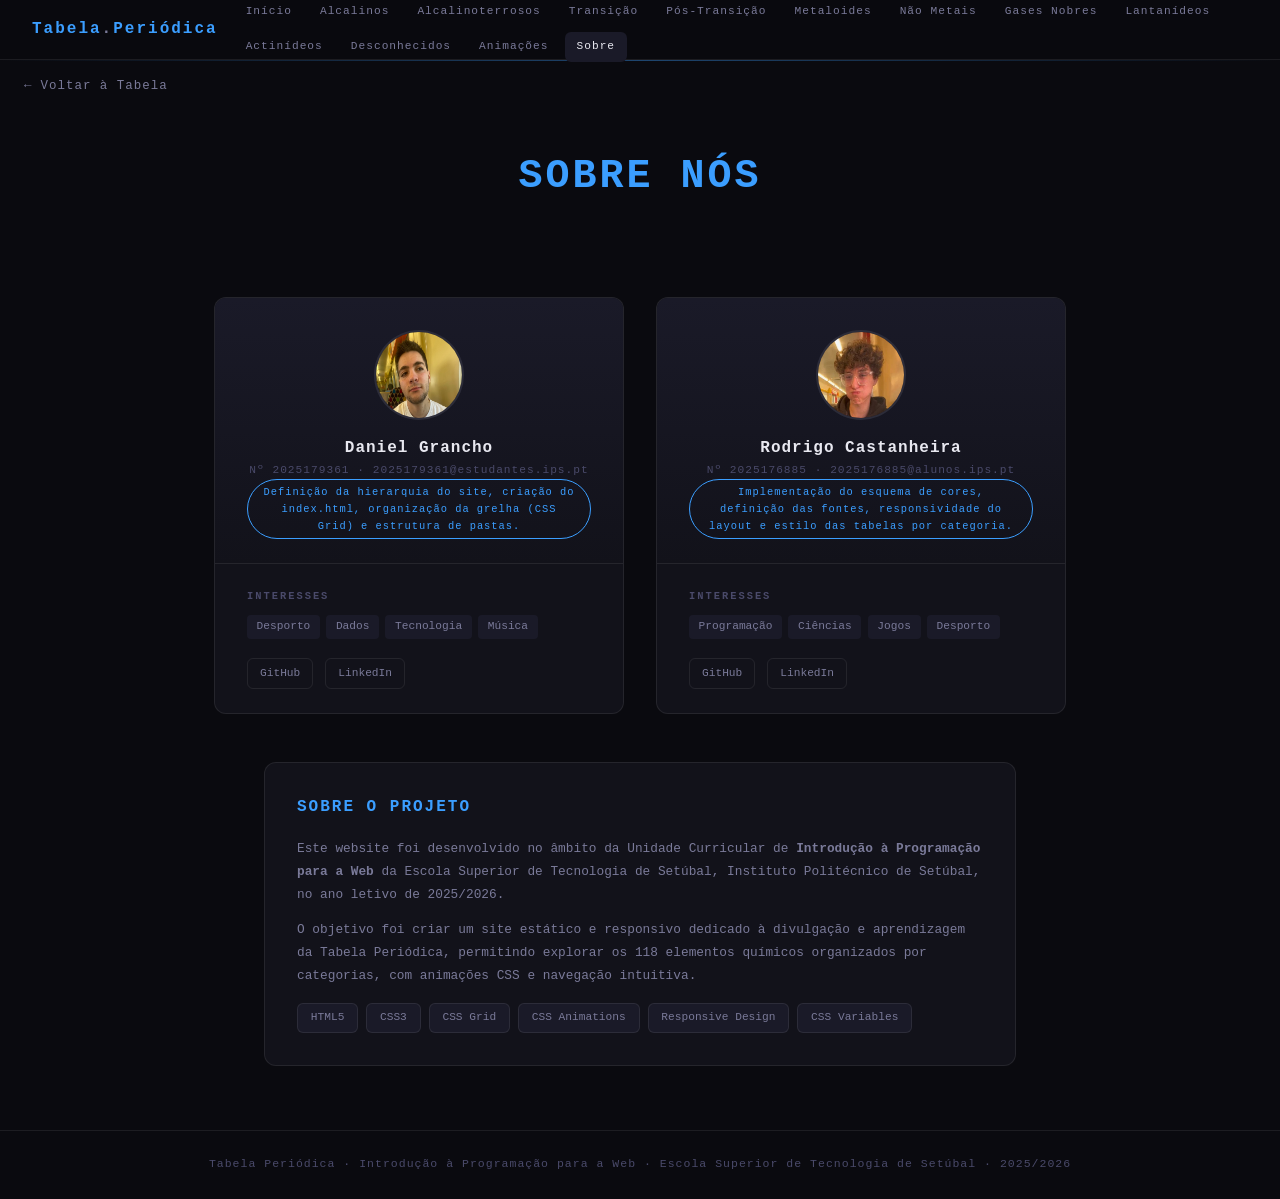
<file: about/index.html>
<!DOCTYPE html>
<html lang="pt">
<head>
  <meta charset="UTF-8"/>
  <meta name="viewport" content="width=device-width, initial-scale=1.0"/>
  <title>Sobre | Tabela Periódica</title>
  <link rel="stylesheet" href="../css/styles.css"/>
  <style>
    .about-hero {
      text-align: center;
      padding: 3rem 2rem 2rem;
    }
    .about-hero h1 {
      font-family: var(--font-display);
      font-size: clamp(1.5rem, 4vw, 2.5rem);
      font-weight: 900;
      letter-spacing: 3px;
      color: var(--accent);
      margin-bottom: 0.5rem;
    }
    .about-hero p {
      color: var(--text-muted);
      font-family: var(--font-body);
      font-size: 0.82rem;
      max-width: 500px;
      margin: 0 auto;
    }

    .team-grid {
      display: grid;
      grid-template-columns: repeat(auto-fit, minmax(300px, 1fr));
      gap: 2rem;
      max-width: 900px;
      margin: 3rem auto;
      padding: 0 1.5rem;
    }

    .member-card {
      background: var(--bg-card);
      border: 1px solid var(--border);
      border-radius: 12px;
      overflow: hidden;
      transition: border-color 0.2s, transform 0.2s;
    }
    .member-card:hover {
      border-color: var(--accent);
      transform: translateY(-4px);
    }

    .member-top {
      padding: 2rem 2rem 1.5rem;
      display: flex;
      flex-direction: column;
      align-items: center;
      text-align: center;
      gap: 1rem;
      background: linear-gradient(180deg, var(--bg-surface), var(--bg-card));
    }

    .member-avatar {
      width: 90px; height: 90px;
      border-radius: 50%;
      background: var(--bg-surface);
      border: 2px solid var(--border);
      display: flex;
      align-items: center;
      justify-content: center;
      font-family: var(--font-display);
      font-size: 2rem;
      font-weight: 700;
      color: var(--accent);
      position: relative;
      overflow: hidden;
    }
    .member-avatar img {
      width: 100%; height: 100%;
      object-fit: cover;
      aspect-ratio: calc(1/1);
      object-position: center;
      border-radius: 50%;
    }

    .member-name {
      font-family: var(--font-display);
      font-size: 1rem;
      font-weight: 700;
      letter-spacing: 1px;
    }
    .member-number {
      font-family: var(--font-body);
      font-size: 0.7rem;
      color: var(--text-dim);
      letter-spacing: 1px;
    }
    .member-role {
      display: inline-block;
      padding: 0.25rem 0.75rem;
      border-radius: 100px;
      border: 1px solid var(--accent);
      color: var(--accent);
      font-family: var(--font-body);
      font-size: 0.65rem;
      letter-spacing: 1px;
    }

    .member-body {
      padding: 1.5rem 2rem;
      border-top: 1px solid var(--border);
    }

    .member-interests {
      margin-bottom: 1.2rem;
    }
    .member-interests h4 {
      font-family: var(--font-body);
      font-size: 0.65rem;
      letter-spacing: 2px;
      color: var(--text-dim);
      margin-bottom: 0.6rem;
    }
    .tags {
      display: flex;
      flex-wrap: wrap;
      gap: 0.4rem;
    }
    .tag {
      padding: 0.2rem 0.6rem;
      background: var(--bg-surface);
      border-radius: 4px;
      font-family: var(--font-body);
      font-size: 0.7rem;
      color: var(--text-muted);
    }

    .member-links {
      display: flex;
      gap: 0.75rem;
      flex-wrap: wrap;
    }
    .social-link {
      display: inline-flex;
      align-items: center;
      gap: 0.35rem;
      padding: 0.35rem 0.75rem;
      border: 1px solid var(--border);
      border-radius: var(--radius);
      font-family: var(--font-body);
      font-size: 0.7rem;
      color: var(--text-muted);
      transition: all 0.2s;
    }
    .social-link:hover {
      border-color: var(--accent);
      color: var(--accent);
    }

    /* Project info section */
    .project-info {
      max-width: 800px;
      margin: 0 auto 4rem;
      padding: 0 1.5rem;
    }
    .project-box {
      background: var(--bg-card);
      border: 1px solid var(--border);
      border-radius: 12px;
      padding: 2rem;
    }
    .project-box h2 {
      font-family: var(--font-display);
      font-size: 1rem;
      letter-spacing: 2px;
      color: var(--accent);
      margin-bottom: 1rem;
    }
    .project-box p {
      font-family: var(--font-body);
      font-size: 0.8rem;
      color: var(--text-muted);
      line-height: 1.8;
      margin-bottom: 0.75rem;
    }
    .tech-stack {
      display: flex;
      flex-wrap: wrap;
      gap: 0.5rem;
      margin-top: 1rem;
    }
    .tech-badge {
      padding: 0.3rem 0.8rem;
      background: var(--bg-surface);
      border: 1px solid var(--border);
      border-radius: var(--radius);
      font-family: var(--font-body);
      font-size: 0.7rem;
      color: var(--text-muted);
    }
  </style>
</head>
<body>
  <nav class="navbar">
    <a class="nav-logo" href="../index.html">Tabela<span>.</span>Periódica</a>
    <button class="nav-toggle" aria-label="Menu" onclick="toggleMenu()"><span></span><span></span><span></span></button>
    <ul class="nav-menu" id="navMenu">
      <li><a href="../index.html">Início</a></li>
      <li><a href="../alkali-metals/index.html">Alcalinos</a></li>
      <li><a href="../alkaline-earth-metals/index.html">Alcalinoterrosos</a></li>
      <li><a href="../transition-metals/index.html">Transição</a></li>
      <li><a href="../post-transition-metals/index.html">Pós-Transição</a></li>
      <li><a href="../metalloids/index.html">Metaloides</a></li>
      <li><a href="../reactive-nonmetals/index.html">Não Metais</a></li>
      <li><a href="../noble-gases/index.html">Gases Nobres</a></li>
      <li><a href="../lanthanides/index.html">Lantanídeos</a></li>
      <li><a href="../actinides/index.html">Actinídeos</a></li>
      <li><a href="../unknown-properties/index.html">Desconhecidos</a></li>
      <li><a href="../animations/index.html">Animações</a></li>
      <li><a href="../about/index.html" class="active">Sobre</a></li>
    </ul>
  </nav>
  <div class="glow-line"></div>
  <a class="back-link" href="../index.html">Voltar à Tabela</a>

  <div class="about-hero">
    <h1>SOBRE NÓS</h1>
  </div>

  <div class="team-grid">

    <!-- MEMBRO 1 — Substitui com os teus dados -->
    <div class="member-card">
      <div class="member-top">
        <img class="member-avatar" src="fotos/Daniel.JPG">
        <div>
          <div class="member-name">Daniel Grancho</div>
          <div class="member-number">Nº 2025179361 · 2025179361@estudantes.ips.pt</div>
          <div class="member-role">Definição da hierarquia do site, criação do index.html, organização da grelha (CSS Grid) e estrutura de pastas.</div>

        </div>
      </div>
      <div class="member-body">
        <div class="member-interests">
          <h4>INTERESSES</h4>
          <div class="tags">
            <span class="tag">Desporto</span>
            <span class="tag">Dados</span>
            <span class="tag">Tecnologia</span>
            <span class="tag">Música</span>
          </div>
      </div>
      <div class="member-links">
          <a class="social-link" href="https://github.com/Zyrex7D7" target="_blank" rel="noopener">GitHub</a>
          <a class="social-link" href="https://www.linkedin.com/in/daniel-grancho-932598226" target="_blank" rel="noopener">LinkedIn</a>
        </div>
      </div>
    </div>

    <!-- MEMBRO 2 — Substitui com os teus dados -->
    <div class="member-card">
      <div class="member-top">
        <img class="member-avatar" src="fotos/Rodri.jpeg">
        <div>
          <div class="member-name">Rodrigo Castanheira</div>
          <div class="member-number">Nº 2025176885 · 2025176885@alunos.ips.pt</div>
          <div class="member-role">Implementação do esquema de cores, definição das fontes, responsividade do layout e estilo das tabelas por categoria.</div>
        </div>
    </div>
      <div class="member-body">
        <div class="member-interests">
          <h4>INTERESSES</h4>
          <div class="tags">
            <span class="tag">Programação</span>
            <span class="tag">Ciências</span>
            <span class="tag">Jogos</span>
            <span class="tag">Desporto</span>
          </div>
        </div>
        <div class="member-links">
          <a class="social-link" href="#" target="_blank" rel="noopener">GitHub</a>
          <a class="social-link" href="#" target="_blank" rel="noopener">LinkedIn</a>
        </div>
      </div>
    </div>

  </div>

  <!-- PROJECT INFO -->
  <div class="project-info">
    <div class="project-box">
      <h2>SOBRE O PROJETO</h2>
      <p>
        Este website foi desenvolvido no âmbito da Unidade Curricular de <strong>Introdução à Programação para a Web</strong>
        da Escola Superior de Tecnologia de Setúbal, Instituto Politécnico de Setúbal, no ano letivo de 2025/2026.
      </p>
      <p>
        O objetivo foi criar um site estático e responsivo dedicado à divulgação e aprendizagem da Tabela Periódica,
        permitindo explorar os 118 elementos químicos organizados por categorias, com animações CSS e navegação intuitiva.
      </p>
      <div class="tech-stack">
        <span class="tech-badge">HTML5</span>
        <span class="tech-badge">CSS3</span>
        <span class="tech-badge">CSS Grid</span>
        <span class="tech-badge">CSS Animations</span>
        <span class="tech-badge">Responsive Design</span>
        <span class="tech-badge">CSS Variables</span>
      </div>
    </div>
  </div>

  <footer><p>Tabela Periódica · Introdução à Programação para a Web · Escola Superior de Tecnologia de Setúbal · 2025/2026</p></footer>
  <script>function toggleMenu(){document.getElementById('navMenu').classList.toggle('open');document.querySelector('.nav-toggle').classList.toggle('open');}</script>
</body>
</html>
</file>
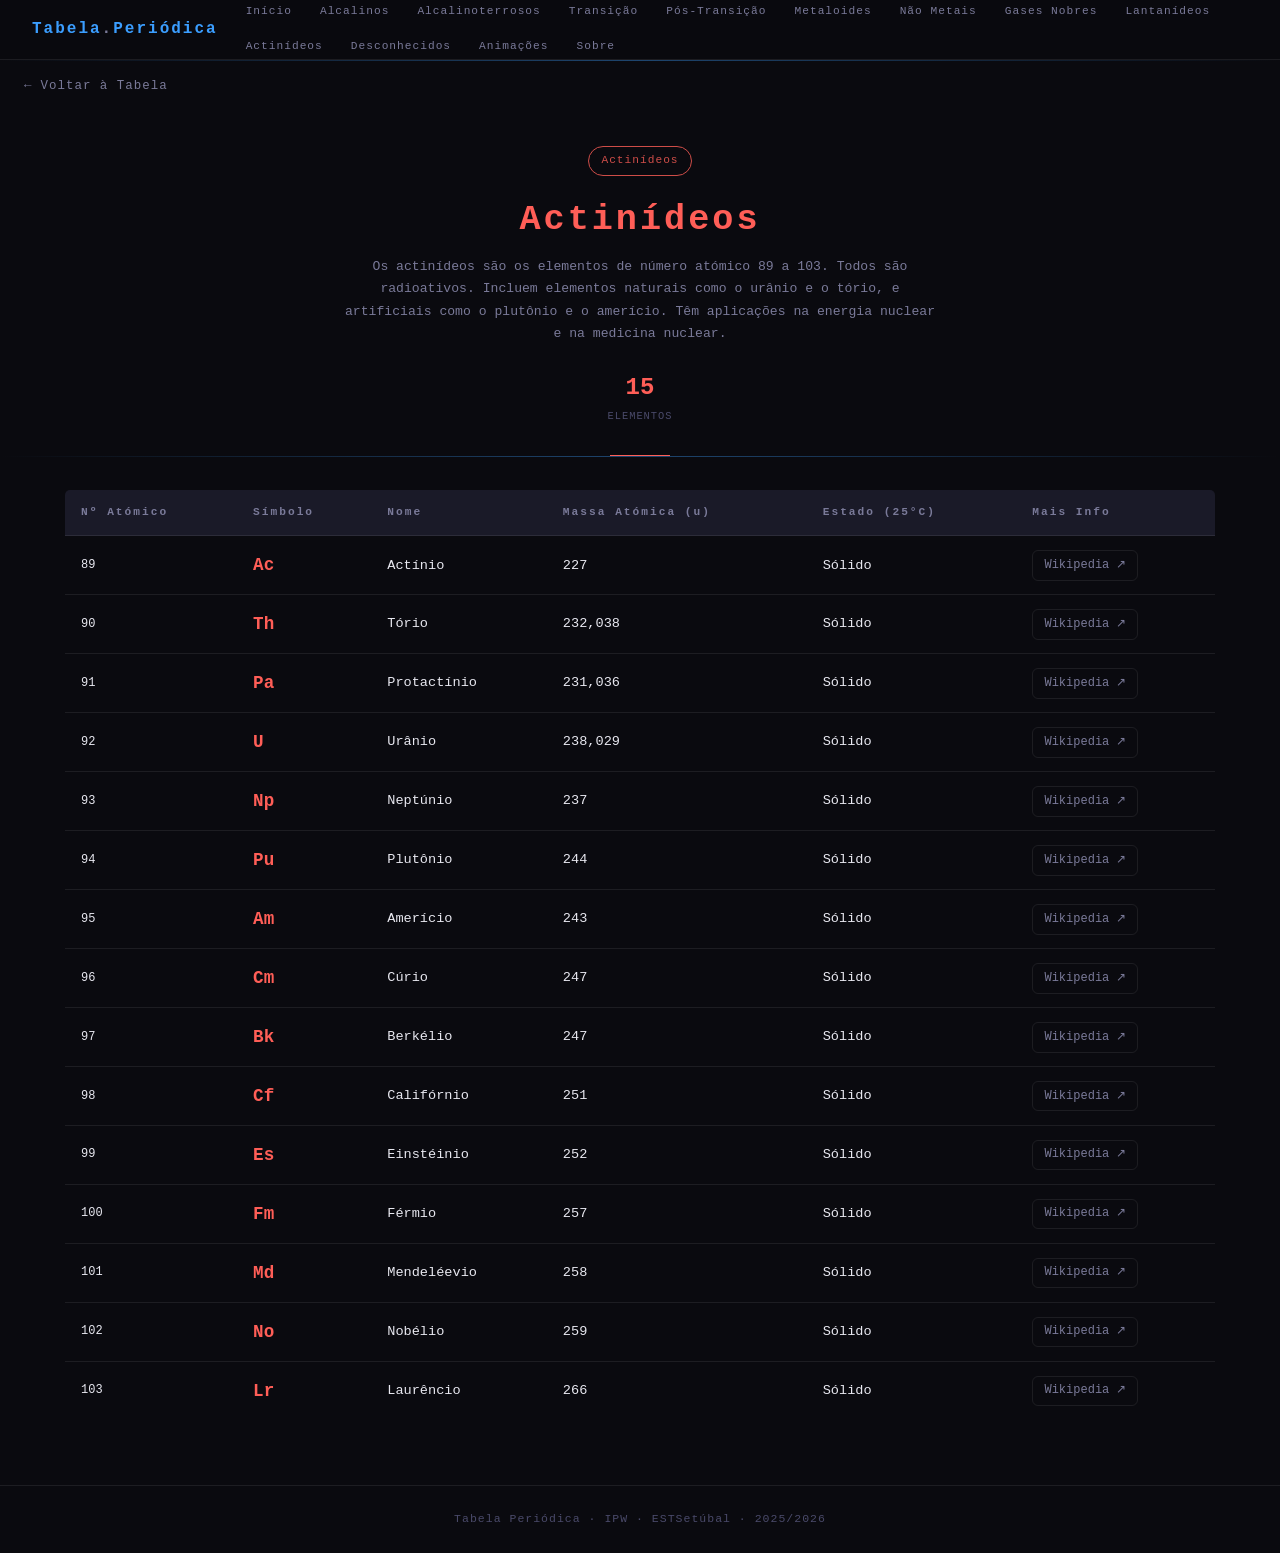
<file: actinides/index.html>
<!DOCTYPE html>
<html lang="pt">
<head>
  <meta charset="UTF-8"/>
  <meta name="viewport" content="width=device-width, initial-scale=1.0"/>
  <title>Actinídeos | Tabela Periódica</title>
  <link rel="stylesheet" href="../css/styles.css"/>
  <link rel="stylesheet" href="../css/category.css"/>
  <style>:root { --cat-color: #ff5e57; }</style>
</head>
<body>
  <nav class="navbar">
    <a class="nav-logo" href="../index.html">Tabela<span>.</span>Periódica</a>
    <button class="nav-toggle" aria-label="Menu" onclick="toggleMenu()"><span></span><span></span><span></span></button>
    <ul class="nav-menu" id="navMenu">
      <li><a href="../index.html">Início</a></li>
      <li><a href="../alkali-metals/index.html">Alcalinos</a></li>
      <li><a href="../alkaline-earth-metals/index.html">Alcalinoterrosos</a></li>
      <li><a href="../transition-metals/index.html">Transição</a></li>
      <li><a href="../post-transition-metals/index.html">Pós-Transição</a></li>
      <li><a href="../metalloids/index.html">Metaloides</a></li>
      <li><a href="../reactive-nonmetals/index.html">Não Metais</a></li>
      <li><a href="../noble-gases/index.html">Gases Nobres</a></li>
      <li><a href="../lanthanides/index.html">Lantanídeos</a></li>
      <li><a href="../actinides/index.html">Actinídeos</a></li>
      <li><a href="../unknown-properties/index.html">Desconhecidos</a></li>
      <li><a href="../animations/index.html">Animações</a></li>
      <li><a href="../about/index.html">Sobre</a></li>
    </ul>
  </nav>
  <div class="glow-line"></div>
  <a class="back-link" href="../index.html">Voltar à Tabela</a>
  <div class="cat-header">
    <div class="category-badge" style="color:#ff5e57; border-color:#ff5e57; opacity:0.8">Actinídeos</div>
    <h1>Actinídeos</h1>
    <p>Os actinídeos são os elementos de número atómico 89 a 103. Todos são radioativos. Incluem elementos naturais como o urânio e o tório, e artificiais como o plutônio e o amerício. Têm aplicações na energia nuclear e na medicina nuclear.</p>
    <div class="cat-stats">
      <div class="stat"><div class="stat-val">15</div><div class="stat-lbl">ELEMENTOS</div></div>
    </div>
  </div>
  <div class="glow-line"></div>
  <div class="container" style="padding-top:2rem">
    <table class="element-table">
      <thead>
        <tr>
          <th>Nº Atómico</th><th>Símbolo</th><th>Nome</th>
          <th class="hide-mobile">Massa Atómica (u)</th>
          <th class="hide-mobile">Estado (25°C)</th>
          <th>Mais Info</th>
        </tr>
      </thead>
      <tbody>        <tr><td class="atomic-number">89</td><td class="symbol-cell" style="color:#ff5e57">Ac</td><td>Actínio</td><td class="hide-mobile">227</td><td class="hide-mobile">Sólido</td><td><a class="element-link" href="https://pt.wikipedia.org/wiki/Act%C3%ADnio" target="_blank" rel="noopener">Wikipedia</a></td></tr>
        <tr><td class="atomic-number">90</td><td class="symbol-cell" style="color:#ff5e57">Th</td><td>Tório</td><td class="hide-mobile">232,038</td><td class="hide-mobile">Sólido</td><td><a class="element-link" href="https://pt.wikipedia.org/wiki/T%C3%B3rio" target="_blank" rel="noopener">Wikipedia</a></td></tr>
        <tr><td class="atomic-number">91</td><td class="symbol-cell" style="color:#ff5e57">Pa</td><td>Protactínio</td><td class="hide-mobile">231,036</td><td class="hide-mobile">Sólido</td><td><a class="element-link" href="https://pt.wikipedia.org/wiki/Protact%C3%ADnio" target="_blank" rel="noopener">Wikipedia</a></td></tr>
        <tr><td class="atomic-number">92</td><td class="symbol-cell" style="color:#ff5e57">U</td><td>Urânio</td><td class="hide-mobile">238,029</td><td class="hide-mobile">Sólido</td><td><a class="element-link" href="https://pt.wikipedia.org/wiki/Ur%C3%A2nio" target="_blank" rel="noopener">Wikipedia</a></td></tr>
        <tr><td class="atomic-number">93</td><td class="symbol-cell" style="color:#ff5e57">Np</td><td>Neptúnio</td><td class="hide-mobile">237</td><td class="hide-mobile">Sólido</td><td><a class="element-link" href="https://pt.wikipedia.org/wiki/Nept%C3%BAnio" target="_blank" rel="noopener">Wikipedia</a></td></tr>
        <tr><td class="atomic-number">94</td><td class="symbol-cell" style="color:#ff5e57">Pu</td><td>Plutônio</td><td class="hide-mobile">244</td><td class="hide-mobile">Sólido</td><td><a class="element-link" href="https://pt.wikipedia.org/wiki/Plut%C3%B4nio" target="_blank" rel="noopener">Wikipedia</a></td></tr>
        <tr><td class="atomic-number">95</td><td class="symbol-cell" style="color:#ff5e57">Am</td><td>Amerício</td><td class="hide-mobile">243</td><td class="hide-mobile">Sólido</td><td><a class="element-link" href="https://pt.wikipedia.org/wiki/Amer%C3%ADcio" target="_blank" rel="noopener">Wikipedia</a></td></tr>
        <tr><td class="atomic-number">96</td><td class="symbol-cell" style="color:#ff5e57">Cm</td><td>Cúrio</td><td class="hide-mobile">247</td><td class="hide-mobile">Sólido</td><td><a class="element-link" href="https://pt.wikipedia.org/wiki/C%C3%BArio" target="_blank" rel="noopener">Wikipedia</a></td></tr>
        <tr><td class="atomic-number">97</td><td class="symbol-cell" style="color:#ff5e57">Bk</td><td>Berkélio</td><td class="hide-mobile">247</td><td class="hide-mobile">Sólido</td><td><a class="element-link" href="https://pt.wikipedia.org/wiki/Berk%C3%A9lio" target="_blank" rel="noopener">Wikipedia</a></td></tr>
        <tr><td class="atomic-number">98</td><td class="symbol-cell" style="color:#ff5e57">Cf</td><td>Califórnio</td><td class="hide-mobile">251</td><td class="hide-mobile">Sólido</td><td><a class="element-link" href="https://pt.wikipedia.org/wiki/Calif%C3%B3rnio" target="_blank" rel="noopener">Wikipedia</a></td></tr>
        <tr><td class="atomic-number">99</td><td class="symbol-cell" style="color:#ff5e57">Es</td><td>Einstéinio</td><td class="hide-mobile">252</td><td class="hide-mobile">Sólido</td><td><a class="element-link" href="https://pt.wikipedia.org/wiki/Einst%C3%A9inio" target="_blank" rel="noopener">Wikipedia</a></td></tr>
        <tr><td class="atomic-number">100</td><td class="symbol-cell" style="color:#ff5e57">Fm</td><td>Férmio</td><td class="hide-mobile">257</td><td class="hide-mobile">Sólido</td><td><a class="element-link" href="https://pt.wikipedia.org/wiki/F%C3%A9rmio" target="_blank" rel="noopener">Wikipedia</a></td></tr>
        <tr><td class="atomic-number">101</td><td class="symbol-cell" style="color:#ff5e57">Md</td><td>Mendeléevio</td><td class="hide-mobile">258</td><td class="hide-mobile">Sólido</td><td><a class="element-link" href="https://pt.wikipedia.org/wiki/Mendel%C3%A9evio" target="_blank" rel="noopener">Wikipedia</a></td></tr>
        <tr><td class="atomic-number">102</td><td class="symbol-cell" style="color:#ff5e57">No</td><td>Nobélio</td><td class="hide-mobile">259</td><td class="hide-mobile">Sólido</td><td><a class="element-link" href="https://pt.wikipedia.org/wiki/Nob%C3%A9lio" target="_blank" rel="noopener">Wikipedia</a></td></tr>
        <tr><td class="atomic-number">103</td><td class="symbol-cell" style="color:#ff5e57">Lr</td><td>Laurêncio</td><td class="hide-mobile">266</td><td class="hide-mobile">Sólido</td><td><a class="element-link" href="https://pt.wikipedia.org/wiki/Laur%C3%AAncio" target="_blank" rel="noopener">Wikipedia</a></td></tr></tbody>
    </table>
  </div>
  <footer><p>Tabela Periódica · IPW · ESTSetúbal · 2025/2026</p></footer>
  <script>function toggleMenu(){document.getElementById('navMenu').classList.toggle('open');document.querySelector('.nav-toggle').classList.toggle('open');}</script>
</body>
</html>
</file>
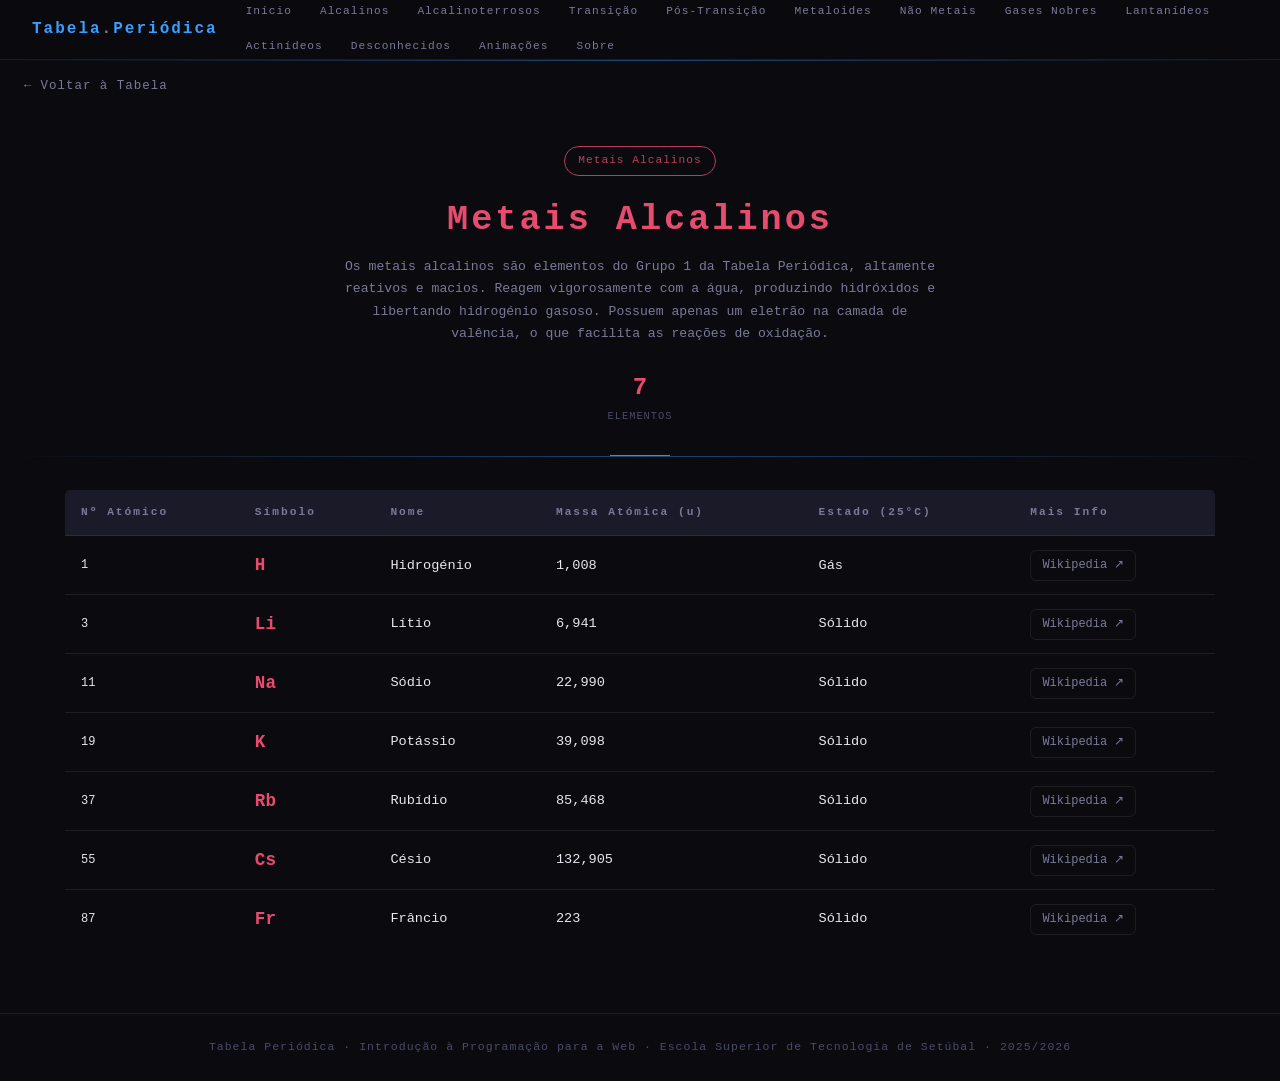
<file: alkali-metals/index.html>
<!DOCTYPE html>
<html lang="pt">
<head>
  <meta charset="UTF-8"/>
  <meta name="viewport" content="width=device-width, initial-scale=1.0"/>
  <title>Metais Alcalinos | Tabela Periódica</title>
  <link rel="stylesheet" href="../css/styles.css"/>
  <link rel="stylesheet" href="../css/category.css"/>
  <style>:root { --cat-color: var(--alkali); }</style>
</head>
<body>
  <nav class="navbar">
    <a class="nav-logo" href="../index.html">Tabela<span>.</span>Periódica</a>
    <button class="nav-toggle" aria-label="Menu" onclick="toggleMenu()">
      <span></span><span></span><span></span>
    </button>
    <ul class="nav-menu" id="navMenu">
      <li><a href="../index.html">Início</a></li>
      <li><a href="../alkali-metals/index.html">Alcalinos</a></li>
      <li><a href="../alkaline-earth-metals/index.html">Alcalinoterrosos</a></li>
      <li><a href="../transition-metals/index.html">Transição</a></li>
      <li><a href="../post-transition-metals/index.html">Pós-Transição</a></li>
      <li><a href="../metalloids/index.html">Metaloides</a></li>
      <li><a href="../reactive-nonmetals/index.html">Não Metais</a></li>
      <li><a href="../noble-gases/index.html">Gases Nobres</a></li>
      <li><a href="../lanthanides/index.html">Lantanídeos</a></li>
      <li><a href="../actinides/index.html">Actinídeos</a></li>
      <li><a href="../unknown-properties/index.html">Desconhecidos</a></li>
      <li><a href="../animations/index.html">Animações</a></li>
      <li><a href="../about/index.html">Sobre</a></li>
    </ul>
  </nav>
  <div class="glow-line"></div>
  <a class="back-link" href="../index.html">Voltar à Tabela</a>
  <div class="cat-header">
    <div class="category-badge" style="color:var(--alkali); border-color:var(--alkali); opacity:0.8">Metais Alcalinos</div>
    <h1>Metais Alcalinos</h1>
    <p>Os metais alcalinos são elementos do Grupo 1 da Tabela Periódica, altamente reativos e macios. Reagem vigorosamente com a água, produzindo hidróxidos e libertando hidrogénio gasoso. Possuem apenas um eletrão na camada de valência, o que facilita as reações de oxidação.</p>
    <div class="cat-stats">
      <div class="stat"><div class="stat-val">7</div><div class="stat-lbl">ELEMENTOS</div></div>
    </div>
  </div>
  <div class="glow-line"></div>
  <div class="container" style="padding-top:2rem">
    <table class="element-table">
      <thead>
        <tr>
          <th>Nº Atómico</th>
          <th>Símbolo</th>
          <th>Nome</th>
          <th class="hide-mobile">Massa Atómica (u)</th>
          <th class="hide-mobile">Estado (25°C)</th>
          <th>Mais Info</th>
        </tr>
      </thead>
      <tbody>
        <tr><td class="atomic-number">1</td><td class="symbol-cell" style="color:var(--alkali)">H</td><td>Hidrogénio</td><td class="hide-mobile">1,008</td><td class="hide-mobile">Gás</td><td><a class="element-link" href="https://pt.wikipedia.org/wiki/Hidrog%C3%A9nio" target="_blank" rel="noopener">Wikipedia</a></td></tr>
        <tr><td class="atomic-number">3</td><td class="symbol-cell" style="color:var(--alkali)">Li</td><td>Lítio</td><td class="hide-mobile">6,941</td><td class="hide-mobile">Sólido</td><td><a class="element-link" href="https://pt.wikipedia.org/wiki/L%C3%ADtio" target="_blank" rel="noopener">Wikipedia</a></td></tr>
        <tr><td class="atomic-number">11</td><td class="symbol-cell" style="color:var(--alkali)">Na</td><td>Sódio</td><td class="hide-mobile">22,990</td><td class="hide-mobile">Sólido</td><td><a class="element-link" href="https://pt.wikipedia.org/wiki/S%C3%B3dio" target="_blank" rel="noopener">Wikipedia</a></td></tr>
        <tr><td class="atomic-number">19</td><td class="symbol-cell" style="color:var(--alkali)">K</td><td>Potássio</td><td class="hide-mobile">39,098</td><td class="hide-mobile">Sólido</td><td><a class="element-link" href="https://pt.wikipedia.org/wiki/Pot%C3%A1ssio" target="_blank" rel="noopener">Wikipedia</a></td></tr>
        <tr><td class="atomic-number">37</td><td class="symbol-cell" style="color:var(--alkali)">Rb</td><td>Rubídio</td><td class="hide-mobile">85,468</td><td class="hide-mobile">Sólido</td><td><a class="element-link" href="https://pt.wikipedia.org/wiki/Rub%C3%ADdio" target="_blank" rel="noopener">Wikipedia</a></td></tr>
        <tr><td class="atomic-number">55</td><td class="symbol-cell" style="color:var(--alkali)">Cs</td><td>Césio</td><td class="hide-mobile">132,905</td><td class="hide-mobile">Sólido</td><td><a class="element-link" href="https://pt.wikipedia.org/wiki/C%C3%A9sio" target="_blank" rel="noopener">Wikipedia</a></td></tr>
        <tr><td class="atomic-number">87</td><td class="symbol-cell" style="color:var(--alkali)">Fr</td><td>Frâncio</td><td class="hide-mobile">223</td><td class="hide-mobile">Sólido</td><td><a class="element-link" href="https://pt.wikipedia.org/wiki/Fr%C3%A2ncio" target="_blank" rel="noopener">Wikipedia</a></td></tr>
      </tbody>
    </table>
  </div>
  <footer>
    <p>Tabela Periódica · Introdução à Programação para a Web · Escola Superior de Tecnologia de Setúbal · 2025/2026</p>
  </footer>
  <script>
    function toggleMenu(){
      document.getElementById('navMenu').classList.toggle('open');
      document.querySelector('.nav-toggle').classList.toggle('open');
    }
  </script>
</body>
</html>
</file>
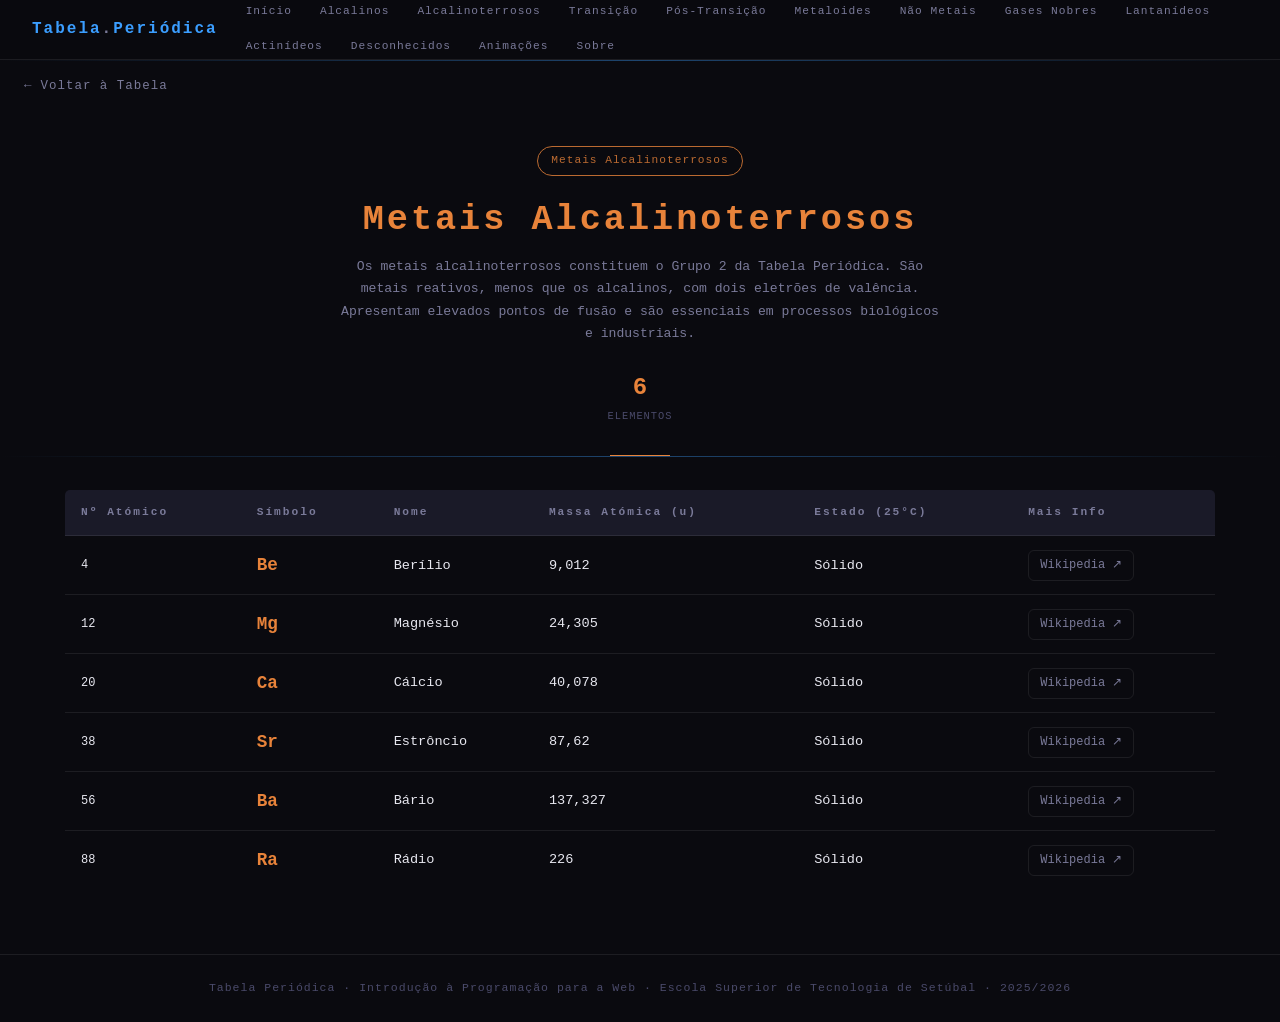
<file: alkaline-earth-metals/index.html>
<!DOCTYPE html>
<html lang="pt">
<head>
  <meta charset="UTF-8"/>
  <meta name="viewport" content="width=device-width, initial-scale=1.0"/>
  <title>Metais Alcalinoterrosos | Tabela Periódica</title>
  <link rel="stylesheet" href="../css/styles.css"/>
  <link rel="stylesheet" href="../css/category.css"/>
  <style>:root { --cat-color: #e8833a; }</style>
</head>
<body>
  <nav class="navbar">
    <a class="nav-logo" href="../index.html">Tabela<span>.</span>Periódica</a>
    <button class="nav-toggle" aria-label="Menu" onclick="toggleMenu()"><span></span><span></span><span></span></button>
    <ul class="nav-menu" id="navMenu">
      <li><a href="../index.html">Início</a></li>
      <li><a href="../alkali-metals/index.html">Alcalinos</a></li>
      <li><a href="../alkaline-earth-metals/index.html">Alcalinoterrosos</a></li>
      <li><a href="../transition-metals/index.html">Transição</a></li>
      <li><a href="../post-transition-metals/index.html">Pós-Transição</a></li>
      <li><a href="../metalloids/index.html">Metaloides</a></li>
      <li><a href="../reactive-nonmetals/index.html">Não Metais</a></li>
      <li><a href="../noble-gases/index.html">Gases Nobres</a></li>
      <li><a href="../lanthanides/index.html">Lantanídeos</a></li>
      <li><a href="../actinides/index.html">Actinídeos</a></li>
      <li><a href="../unknown-properties/index.html">Desconhecidos</a></li>
      <li><a href="../animations/index.html">Animações</a></li>
      <li><a href="../about/index.html">Sobre</a></li>
    </ul>
  </nav>
  <div class="glow-line"></div>
  <a class="back-link" href="../index.html">Voltar à Tabela</a>
  <div class="cat-header">
    <div class="category-badge" style="color:#e8833a; border-color:#e8833a; opacity:0.8">Metais Alcalinoterrosos</div>
    <h1>Metais Alcalinoterrosos</h1>
    <p>Os metais alcalinoterrosos constituem o Grupo 2 da Tabela Periódica. São metais reativos, menos que os alcalinos, com dois eletrões de valência. Apresentam elevados pontos de fusão e são essenciais em processos biológicos e industriais.</p>
    <div class="cat-stats">
      <div class="stat"><div class="stat-val">6</div><div class="stat-lbl">ELEMENTOS</div></div>
    </div>
  </div>
  <div class="glow-line"></div>
  <div class="container" style="padding-top:2rem">
    <table class="element-table">
      <thead>
        <tr>
          <th>Nº Atómico</th><th>Símbolo</th><th>Nome</th>
          <th class="hide-mobile">Massa Atómica (u)</th>
          <th class="hide-mobile">Estado (25°C)</th>
          <th>Mais Info</th>
        </tr>
      </thead>
      <tbody>
        <tr><td class="atomic-number">4</td><td class="symbol-cell" style="color:#e8833a">Be</td><td>Berílio</td><td class="hide-mobile">9,012</td><td class="hide-mobile">Sólido</td><td><a class="element-link" href="https://pt.wikipedia.org/wiki/Ber%C3%ADlio" target="_blank" rel="noopener">Wikipedia</a></td></tr>
        <tr><td class="atomic-number">12</td><td class="symbol-cell" style="color:#e8833a">Mg</td><td>Magnésio</td><td class="hide-mobile">24,305</td><td class="hide-mobile">Sólido</td><td><a class="element-link" href="https://pt.wikipedia.org/wiki/Magn%C3%A9sio" target="_blank" rel="noopener">Wikipedia</a></td></tr>
        <tr><td class="atomic-number">20</td><td class="symbol-cell" style="color:#e8833a">Ca</td><td>Cálcio</td><td class="hide-mobile">40,078</td><td class="hide-mobile">Sólido</td><td><a class="element-link" href="https://pt.wikipedia.org/wiki/C%C3%A1lcio" target="_blank" rel="noopener">Wikipedia</a></td></tr>
        <tr><td class="atomic-number">38</td><td class="symbol-cell" style="color:#e8833a">Sr</td><td>Estrôncio</td><td class="hide-mobile">87,62</td><td class="hide-mobile">Sólido</td><td><a class="element-link" href="https://pt.wikipedia.org/wiki/Estr%C3%B4ncio" target="_blank" rel="noopener">Wikipedia</a></td></tr>
        <tr><td class="atomic-number">56</td><td class="symbol-cell" style="color:#e8833a">Ba</td><td>Bário</td><td class="hide-mobile">137,327</td><td class="hide-mobile">Sólido</td><td><a class="element-link" href="https://pt.wikipedia.org/wiki/B%C3%A1rio" target="_blank" rel="noopener">Wikipedia</a></td></tr>
        <tr><td class="atomic-number">88</td><td class="symbol-cell" style="color:#e8833a">Ra</td><td>Rádio</td><td class="hide-mobile">226</td><td class="hide-mobile">Sólido</td><td><a class="element-link" href="https://pt.wikipedia.org/wiki/R%C3%A1dio_(elemento_qu%C3%ADmico)" target="_blank" rel="noopener">Wikipedia</a></td></tr>
      </tbody>
    </table>
  </div>
  <footer><p>Tabela Periódica · Introdução à Programação para a Web · Escola Superior de Tecnologia de Setúbal · 2025/2026</p></footer>
  <script>function toggleMenu(){document.getElementById('navMenu').classList.toggle('open');document.querySelector('.nav-toggle').classList.toggle('open');}</script>
</body>
</html>
</file>
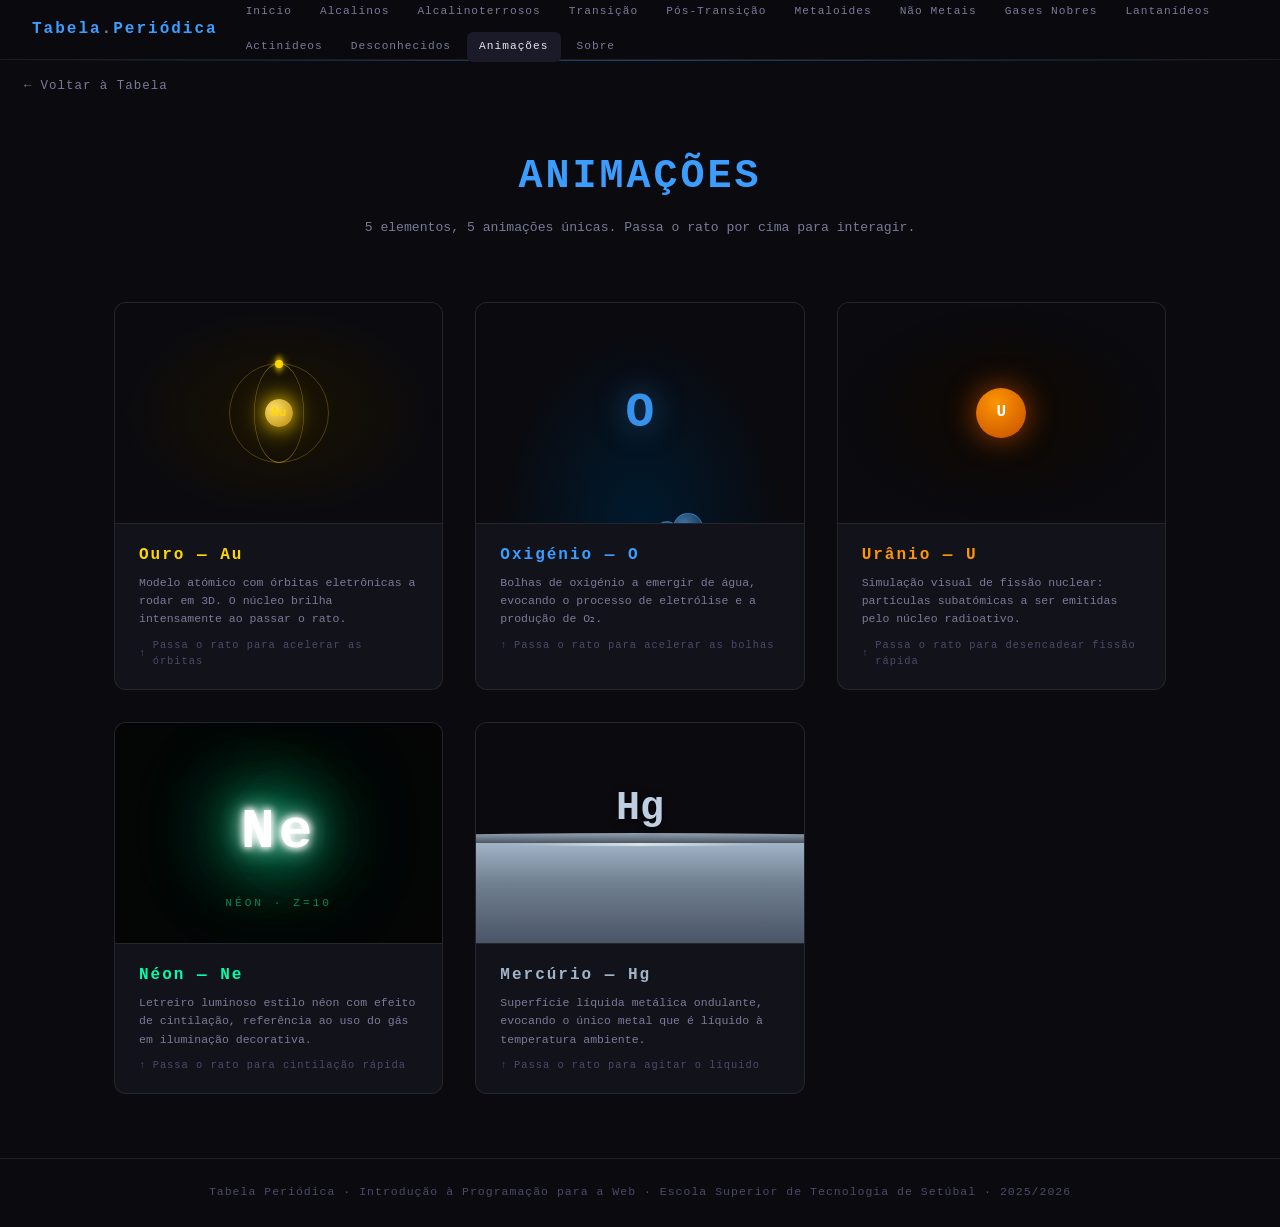
<file: animations/index.html>
<!DOCTYPE html>
<html lang="pt">
<head>
  <meta charset="UTF-8"/>
  <meta name="viewport" content="width=device-width, initial-scale=1.0"/>
  <title>Animações | Tabela Periódica</title>
  <link rel="stylesheet" href="../css/styles.css"/>
  <style>
    .anim-hero {
      text-align: center;
      padding: 3rem 2rem 2rem;
    }
    .anim-hero h1 {
      font-family: var(--font-display);
      font-size: clamp(1.5rem, 4vw, 2.5rem);
      font-weight: 900;
      letter-spacing: 3px;
      color: var(--accent);
      margin-bottom: 0.5rem;
    }
    .anim-hero p {
      color: var(--text-muted);
      font-family: var(--font-body);
      font-size: 0.82rem;
    }

    .anim-grid {
      display: grid;
      grid-template-columns: repeat(auto-fit, minmax(280px, 1fr));
      gap: 2rem;
      max-width: 1100px;
      margin: 2rem auto 4rem;
      padding: 0 1.5rem;
    }

    .anim-card {
      background: var(--bg-card);
      border: 1px solid var(--border);
      border-radius: 12px;
      overflow: hidden;
      display: flex;
      flex-direction: column;
    }

    .anim-stage {
      height: 220px;
      display: flex;
      align-items: center;
      justify-content: center;
      background: var(--bg);
      position: relative;
      overflow: hidden;
      cursor: pointer;
    }

    .anim-info {
      padding: 1.2rem 1.5rem;
      border-top: 1px solid var(--border);
    }
    .anim-info h3 {
      font-family: var(--font-display);
      font-size: 1rem;
      letter-spacing: 2px;
      margin-bottom: 0.3rem;
    }
    .anim-info p {
      font-family: var(--font-body);
      font-size: 0.72rem;
      color: var(--text-muted);
      line-height: 1.6;
    }
    .anim-hint {
      font-family: var(--font-body);
      font-size: 0.65rem;
      color: var(--text-dim);
      letter-spacing: 1px;
      margin-top: 0.5rem;
      display: flex;
      align-items: center;
      gap: 0.4rem;
    }
    .anim-hint::before { content: '↑'; }

    /* =====================
       1. OURO (Au) — ROTAÇÃO 3D + BRILHO
    ======================== */
    .card-au .anim-stage { background: radial-gradient(ellipse at center, #1a1200 0%, #0a0a0f 70%); }

    .au-atom {
      position: relative;
      width: 100px; height: 100px;
    }
    .au-nucleus {
      position: absolute;
      inset: 50%;
      transform: translate(-50%, -50%);
      width: 28px; height: 28px;
      background: radial-gradient(circle at 35% 35%, #ffe066, #b8860b);
      border-radius: 50%;
      box-shadow: 0 0 20px #ffd700, 0 0 40px rgba(255,215,0,0.4);
      z-index: 5;
    }
    .au-orbit {
      position: absolute;
      inset: 0;
      border-radius: 50%;
      border: 1px solid rgba(255,215,0,0.25);
      animation: orbitSpin 3s linear infinite;
    }
    .au-orbit:nth-child(2) { animation-duration: 2s; transform: rotateY(60deg); }
    .au-orbit:nth-child(3) { animation-duration: 4s; transform: rotateY(120deg); }

    .au-electron {
      position: absolute;
      top: -4px; left: 50%;
      transform: translateX(-50%);
      width: 8px; height: 8px;
      background: #ffd700;
      border-radius: 50%;
      box-shadow: 0 0 8px #ffd700;
    }

    .au-sym {
      position: absolute;
      top: 50%; left: 50%;
      transform: translate(-50%, -50%);
      font-family: var(--font-display);
      font-size: 0.8rem;
      font-weight: 700;
      color: #ffd700;
      z-index: 10;
    }

    @keyframes orbitSpin {
      from { transform: rotateY(var(--r, 0deg)) rotateX(20deg) rotate(0deg); }
      to   { transform: rotateY(var(--r, 0deg)) rotateX(20deg) rotate(360deg); }
    }

    .card-au .anim-stage:hover .au-orbit { animation-duration: 0.6s; }
    .card-au .anim-stage:hover .au-nucleus { box-shadow: 0 0 40px #ffd700, 0 0 80px rgba(255,215,0,0.6); }

    /* =====================
       2. OXIGÉNIO (O) — BOLHAS FLUTUANTES
    ======================== */
    .card-o .anim-stage { background: radial-gradient(ellipse at 50% 100%, #001a2e 0%, #0a0a0f 60%); }

    .bubble {
      position: absolute;
      bottom: -20px;
      border-radius: 50%;
      background: radial-gradient(circle at 35% 35%, rgba(100,180,255,0.6), rgba(59,158,255,0.15));
      border: 1px solid rgba(100,180,255,0.4);
      animation: bubbleRise linear infinite;
    }
    .bubble:nth-child(1) { width:20px;height:20px; left:20%; animation-duration:3s; animation-delay:0s; }
    .bubble:nth-child(2) { width:12px;height:12px; left:40%; animation-duration:2.5s; animation-delay:0.8s; }
    .bubble:nth-child(3) { width:30px;height:30px; left:60%; animation-duration:4s; animation-delay:0.3s; }
    .bubble:nth-child(4) { width:16px;height:16px; left:75%; animation-duration:3.5s; animation-delay:1.5s; }
    .bubble:nth-child(5) { width:10px;height:10px; left:30%; animation-duration:2.8s; animation-delay:1.2s; }
    .bubble:nth-child(6) { width:22px;height:22px; left:55%; animation-duration:3.2s; animation-delay:0.6s; }

    .o-label {
      font-family: var(--font-display);
      font-size: 3rem;
      font-weight: 900;
      color: rgba(59,158,255,0.9);
      text-shadow: 0 0 30px rgba(59,158,255,0.5);
      z-index: 2;
      position: relative;
    }

    @keyframes bubbleRise {
      0%   { bottom: -30px; opacity: 0; transform: translateX(0) scale(1); }
      10%  { opacity: 1; }
      90%  { opacity: 1; }
      100% { bottom: 110%; opacity: 0; transform: translateX(15px) scale(1.1); }
    }
    .card-o .anim-stage:hover .bubble { animation-duration: 1s !important; }

    /* =====================
       3. URÂNIO (U) — FISSÃO NUCLEAR / PARTÍCULAS
    ======================== */
    .card-u .anim-stage { background: radial-gradient(ellipse at center, #0f0800 0%, #0a0a0f 70%); }

    .u-core {
      position: relative;
      z-index: 5;
    }
    .u-nucleus-big {
      width: 50px; height: 50px;
      background: radial-gradient(circle at 40% 30%, #ff9500, #c44d00);
      border-radius: 50%;
      box-shadow: 0 0 30px rgba(255,100,0,0.6);
      animation: nucleusPulse 2s ease-in-out infinite;
    }
    .u-sym {
      position: absolute;
      top: 50%; left: 50%;
      transform: translate(-50%,-50%);
      font-family: var(--font-display);
      font-size: 1rem;
      font-weight: 900;
      color: #fff;
    }

    .particle {
      position: absolute;
      width: 6px; height: 6px;
      background: #ff9500;
      border-radius: 50%;
      box-shadow: 0 0 8px #ff9500;
      animation: particleFly 2s ease-out infinite;
      top: 50%; left: 50%;
    }
    .particle:nth-child(1) { --dx:80px; --dy:-60px; animation-delay:0s; }
    .particle:nth-child(2) { --dx:-70px;--dy:-80px; animation-delay:0.4s; }
    .particle:nth-child(3) { --dx:90px; --dy:50px;  animation-delay:0.8s; }
    .particle:nth-child(4) { --dx:-85px;--dy:65px;  animation-delay:1.2s; }
    .particle:nth-child(5) { --dx:30px; --dy:90px;  animation-delay:0.2s; }
    .particle:nth-child(6) { --dx:-40px;--dy:-90px; animation-delay:0.6s; }

    @keyframes nucleusPulse {
      0%,100% { transform: scale(1); }
      50% { transform: scale(1.2); box-shadow: 0 0 50px rgba(255,100,0,0.9); }
    }
    @keyframes particleFly {
      0%   { transform: translate(-50%,-50%) scale(1); opacity: 1; }
      100% { transform: translate(calc(-50% + var(--dx)), calc(-50% + var(--dy))) scale(0); opacity: 0; }
    }
    .card-u .anim-stage:hover .particle { animation-duration: 0.5s; }
    .card-u .anim-stage:hover .u-nucleus-big { animation-duration: 0.5s; }

    /* =====================
       4. NÉON (Ne) — LETREIRO NEON
    ======================== */
    .card-ne .anim-stage { background: #050505; }

    .neon-sign {
      font-family: var(--font-display);
      font-size: 3.5rem;
      font-weight: 900;
      letter-spacing: 4px;
      color: #fff;
      animation: neonFlicker 3s infinite;
      text-shadow:
        0 0 7px #fff,
        0 0 10px #fff,
        0 0 21px #fff,
        0 0 42px #0fa,
        0 0 82px #0fa,
        0 0 92px #0fa,
        0 0 102px #0fa,
        0 0 151px #0fa;
    }
    .neon-sub {
      position: absolute;
      bottom: 30px;
      font-family: var(--font-body);
      font-size: 0.7rem;
      letter-spacing: 3px;
      color: rgba(0,255,170,0.5);
    }

    @keyframes neonFlicker {
      0%, 19%, 21%, 23%, 25%, 54%, 56%, 100% {
        text-shadow:
          0 0 7px #fff,
          0 0 10px #fff,
          0 0 21px #fff,
          0 0 42px #0fa,
          0 0 82px #0fa,
          0 0 92px #0fa,
          0 0 102px #0fa,
          0 0 151px #0fa;
        opacity: 1;
      }
      20%, 24%, 55% {
        text-shadow: none;
        opacity: 0.6;
      }
    }
    .card-ne .anim-stage:hover .neon-sign {
      animation: neonFlicker 0.5s infinite;
    }

    /* =====================
       5. MERCÚRIO (Hg) — LÍQUIDO / ONDA
    ======================== */
    .card-hg .anim-stage {
      background: linear-gradient(180deg, #0a0a0f 0%, #0a0a0f 55%, #1a1a28 55%);
      overflow: hidden;
    }

    .mercury-container {
      position: absolute;
      bottom: 0; left: 0; right: 0;
      height: 50%;
      overflow: hidden;
    }
    .mercury-surface {
      position: absolute;
      top: 0; left: -50%;
      width: 200%;
      height: 20px;
      background: linear-gradient(180deg, rgba(180,200,220,0.8), transparent);
      animation: mercuryWave 2s ease-in-out infinite;
      border-radius: 50%;
    }
    .mercury-body {
      position: absolute;
      top: 10px; bottom: 0; left: 0; right: 0;
      background: linear-gradient(180deg, #a0b4c8 0%, #708090 40%, #4a5568 100%);
    }
    .mercury-shimmer {
      position: absolute;
      top: 10px; left: 10%; right: 10%;
      height: 3px;
      background: linear-gradient(90deg, transparent, rgba(255,255,255,0.6), transparent);
      border-radius: 50%;
      animation: shimmerMove 2s ease-in-out infinite;
    }

    .hg-label {
      position: relative;
      z-index: 5;
      font-family: var(--font-display);
      font-size: 2.5rem;
      font-weight: 900;
      color: #c0cfe0;
      text-shadow: 0 2px 10px rgba(0,0,0,0.5);
      margin-bottom: 3rem;
    }

    @keyframes mercuryWave {
      0%, 100% { transform: translateX(0) scaleY(1); }
      50% { transform: translateX(-10%) scaleY(1.5); }
    }
    @keyframes shimmerMove {
      0%, 100% { transform: translateX(0); opacity: 0.8; }
      50% { transform: translateX(30px); opacity: 1; }
    }
    .card-hg .anim-stage:hover .mercury-surface { animation-duration: 0.5s; }
    .card-hg .anim-stage:hover .mercury-shimmer { animation-duration: 0.5s; }
  </style>
</head>
<body>
  <nav class="navbar">
    <a class="nav-logo" href="../index.html">Tabela<span>.</span>Periódica</a>
    <button class="nav-toggle" aria-label="Menu" onclick="toggleMenu()"><span></span><span></span><span></span></button>
    <ul class="nav-menu" id="navMenu">
      <li><a href="../index.html">Início</a></li>
      <li><a href="../alkali-metals/index.html">Alcalinos</a></li>
      <li><a href="../alkaline-earth-metals/index.html">Alcalinoterrosos</a></li>
      <li><a href="../transition-metals/index.html">Transição</a></li>
      <li><a href="../post-transition-metals/index.html">Pós-Transição</a></li>
      <li><a href="../metalloids/index.html">Metaloides</a></li>
      <li><a href="../reactive-nonmetals/index.html">Não Metais</a></li>
      <li><a href="../noble-gases/index.html">Gases Nobres</a></li>
      <li><a href="../lanthanides/index.html">Lantanídeos</a></li>
      <li><a href="../actinides/index.html">Actinídeos</a></li>
      <li><a href="../unknown-properties/index.html">Desconhecidos</a></li>
      <li><a href="../animations/index.html" class="active">Animações</a></li>
      <li><a href="../about/index.html">Sobre</a></li>
    </ul>
  </nav>
  <div class="glow-line"></div>
  <a class="back-link" href="../index.html">Voltar à Tabela</a>

  <div class="anim-hero">
    <h1>ANIMAÇÕES</h1>
    <p>5 elementos, 5 animações únicas. Passa o rato por cima para interagir.</p>
  </div>

  <div class="anim-grid">

    <!-- 1. OURO -->
    <div class="anim-card card-au">
      <div class="anim-stage">
        <div class="au-atom">
          <div class="au-nucleus"></div>
          <div class="au-orbit" style="--r:0deg"><div class="au-electron"></div></div>
          <div class="au-orbit" style="--r:60deg"><div class="au-electron"></div></div>
          <div class="au-orbit" style="--r:120deg"><div class="au-electron"></div></div>
        </div>
        <div class="au-sym">Au</div>
      </div>
      <div class="anim-info">
        <h3 style="color:#ffd700">Ouro — Au</h3>
        <p>Modelo atómico com órbitas eletrônicas a rodar em 3D. O núcleo brilha intensamente ao passar o rato.</p>
        <div class="anim-hint">Passa o rato para acelerar as órbitas</div>
      </div>
    </div>

    <!-- 2. OXIGÉNIO -->
    <div class="anim-card card-o">
      <div class="anim-stage">
        <div class="bubble"></div>
        <div class="bubble"></div>
        <div class="bubble"></div>
        <div class="bubble"></div>
        <div class="bubble"></div>
        <div class="bubble"></div>
        <div class="o-label">O</div>
      </div>
      <div class="anim-info">
        <h3 style="color:#3b9eff">Oxigénio — O</h3>
        <p>Bolhas de oxigénio a emergir de água, evocando o processo de eletrólise e a produção de O₂.</p>
        <div class="anim-hint">Passa o rato para acelerar as bolhas</div>
      </div>
    </div>

    <!-- 3. URÂNIO -->
    <div class="anim-card card-u">
      <div class="anim-stage">
        <div class="u-core">
          <div class="u-nucleus-big">
            <div class="u-sym">U</div>
          </div>
        </div>
        <div class="particle"></div>
        <div class="particle"></div>
        <div class="particle"></div>
        <div class="particle"></div>
        <div class="particle"></div>
        <div class="particle"></div>
      </div>
      <div class="anim-info">
        <h3 style="color:#ff9500">Urânio — U</h3>
        <p>Simulação visual de fissão nuclear: partículas subatómicas a ser emitidas pelo núcleo radioativo.</p>
        <div class="anim-hint">Passa o rato para desencadear fissão rápida</div>
      </div>
    </div>

    <!-- 4. NÉON -->
    <div class="anim-card card-ne">
      <div class="anim-stage">
        <div class="neon-sign">Ne</div>
        <div class="neon-sub">NÉON · Z=10</div>
      </div>
      <div class="anim-info">
        <h3 style="color:#0fa">Néon — Ne</h3>
        <p>Letreiro luminoso estilo néon com efeito de cintilação, referência ao uso do gás em iluminação decorativa.</p>
        <div class="anim-hint">Passa o rato para cintilação rápida</div>
      </div>
    </div>

    <!-- 5. MERCÚRIO -->
    <div class="anim-card card-hg">
      <div class="anim-stage">
        <div class="hg-label">Hg</div>
        <div class="mercury-container">
          <div class="mercury-surface"></div>
          <div class="mercury-body"></div>
          <div class="mercury-shimmer"></div>
        </div>
      </div>
      <div class="anim-info">
        <h3 style="color:#a0b4c8">Mercúrio — Hg</h3>
        <p>Superfície líquida metálica ondulante, evocando o único metal que é líquido à temperatura ambiente.</p>
        <div class="anim-hint">Passa o rato para agitar o líquido</div>
      </div>
    </div>

  </div>

  <footer><p>Tabela Periódica · Introdução à Programação para a Web · Escola Superior de Tecnologia de Setúbal · 2025/2026</p></footer>
  <script>function toggleMenu(){document.getElementById('navMenu').classList.toggle('open');document.querySelector('.nav-toggle').classList.toggle('open');}</script>
</body>
</html>
</file>
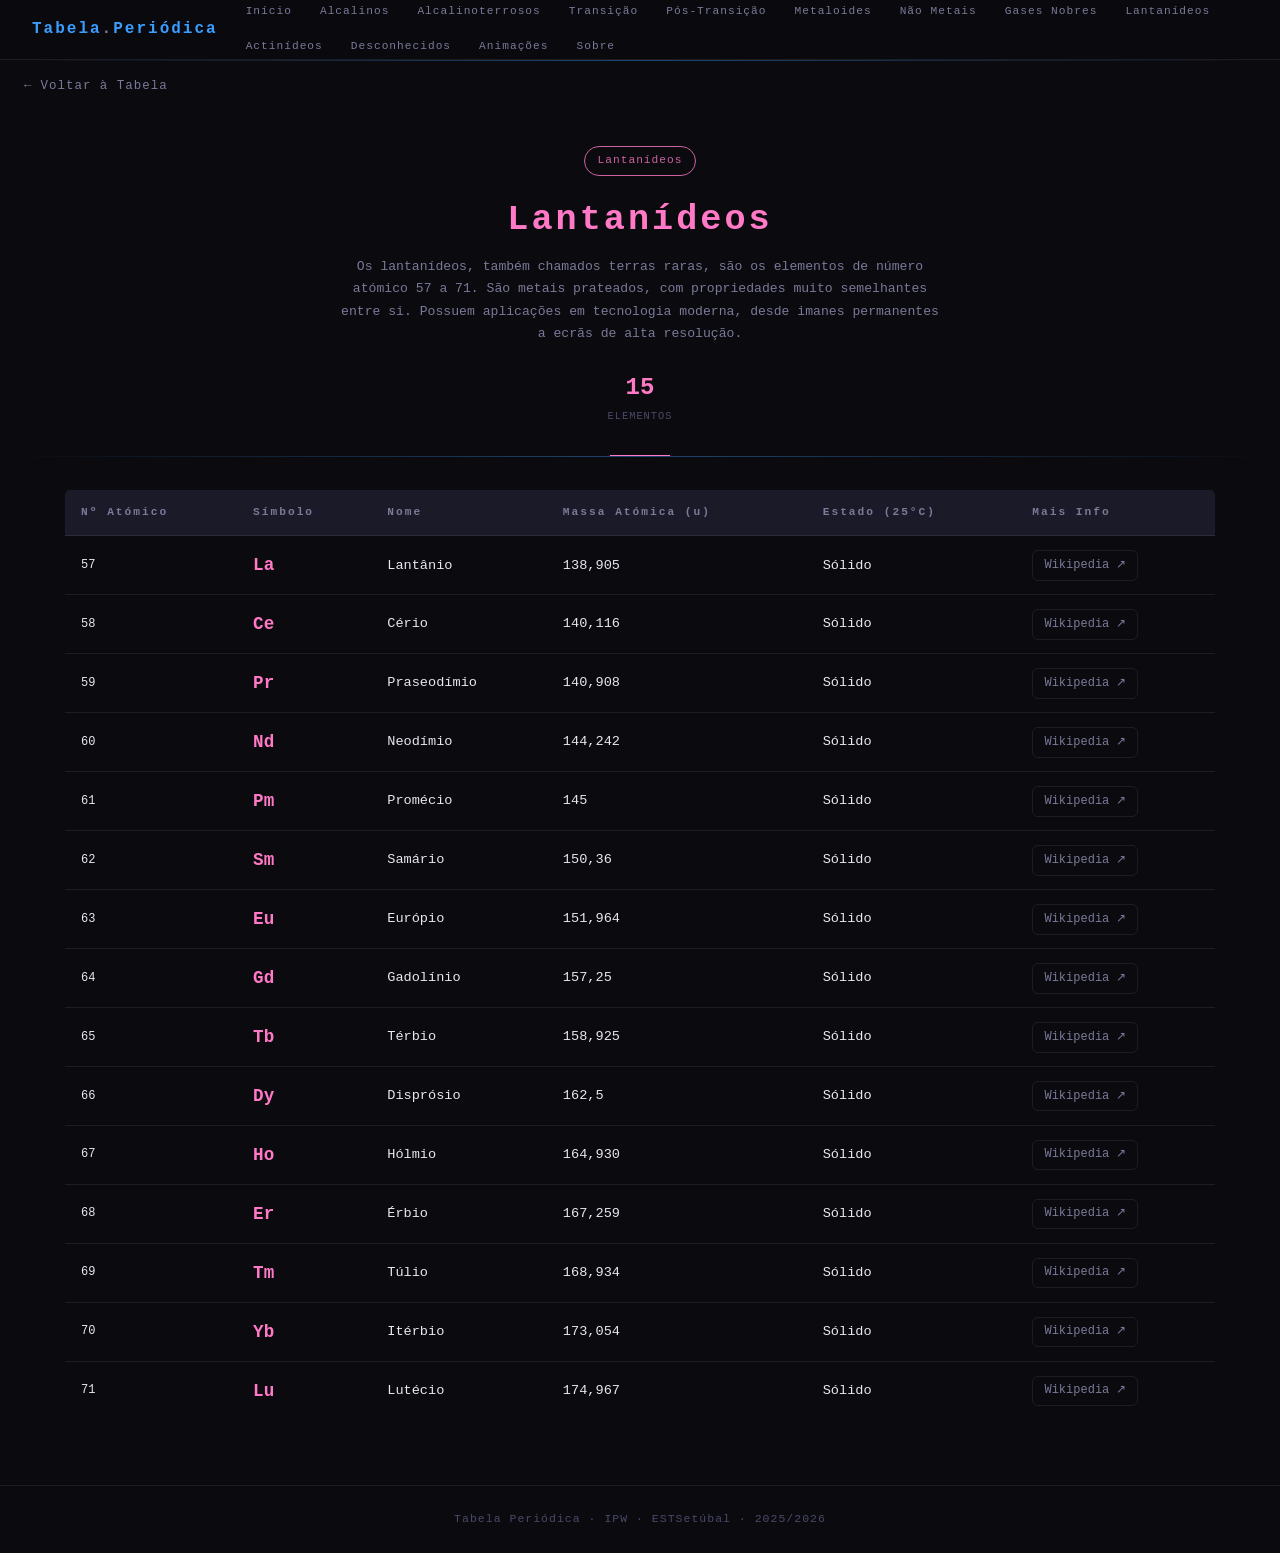
<file: lanthanides/index.html>
<!DOCTYPE html>
<html lang="pt">
<head>
  <meta charset="UTF-8"/>
  <meta name="viewport" content="width=device-width, initial-scale=1.0"/>
  <title>Lantanídeos | Tabela Periódica</title>
  <link rel="stylesheet" href="../css/styles.css"/>
  <link rel="stylesheet" href="../css/category.css"/>
  <style>:root { --cat-color: #ff79c6; }</style>
</head>
<body>
  <nav class="navbar">
    <a class="nav-logo" href="../index.html">Tabela<span>.</span>Periódica</a>
    <button class="nav-toggle" aria-label="Menu" onclick="toggleMenu()"><span></span><span></span><span></span></button>
    <ul class="nav-menu" id="navMenu">
      <li><a href="../index.html">Início</a></li>
      <li><a href="../alkali-metals/index.html">Alcalinos</a></li>
      <li><a href="../alkaline-earth-metals/index.html">Alcalinoterrosos</a></li>
      <li><a href="../transition-metals/index.html">Transição</a></li>
      <li><a href="../post-transition-metals/index.html">Pós-Transição</a></li>
      <li><a href="../metalloids/index.html">Metaloides</a></li>
      <li><a href="../reactive-nonmetals/index.html">Não Metais</a></li>
      <li><a href="../noble-gases/index.html">Gases Nobres</a></li>
      <li><a href="../lanthanides/index.html">Lantanídeos</a></li>
      <li><a href="../actinides/index.html">Actinídeos</a></li>
      <li><a href="../unknown-properties/index.html">Desconhecidos</a></li>
      <li><a href="../animations/index.html">Animações</a></li>
      <li><a href="../about/index.html">Sobre</a></li>
    </ul>
  </nav>
  <div class="glow-line"></div>
  <a class="back-link" href="../index.html">Voltar à Tabela</a>
  <div class="cat-header">
    <div class="category-badge" style="color:#ff79c6; border-color:#ff79c6; opacity:0.8">Lantanídeos</div>
    <h1>Lantanídeos</h1>
    <p>Os lantanídeos, também chamados terras raras, são os elementos de número atómico 57 a 71. São metais prateados, com propriedades muito semelhantes entre si. Possuem aplicações em tecnologia moderna, desde imanes permanentes a ecrãs de alta resolução.</p>
    <div class="cat-stats">
      <div class="stat"><div class="stat-val">15</div><div class="stat-lbl">ELEMENTOS</div></div>
    </div>
  </div>
  <div class="glow-line"></div>
  <div class="container" style="padding-top:2rem">
    <table class="element-table">
      <thead>
        <tr>
          <th>Nº Atómico</th><th>Símbolo</th><th>Nome</th>
          <th class="hide-mobile">Massa Atómica (u)</th>
          <th class="hide-mobile">Estado (25°C)</th>
          <th>Mais Info</th>
        </tr>
      </thead>
      <tbody>        <tr><td class="atomic-number">57</td><td class="symbol-cell" style="color:#ff79c6">La</td><td>Lantânio</td><td class="hide-mobile">138,905</td><td class="hide-mobile">Sólido</td><td><a class="element-link" href="https://pt.wikipedia.org/wiki/Lant%C3%A2nio" target="_blank" rel="noopener">Wikipedia</a></td></tr>
        <tr><td class="atomic-number">58</td><td class="symbol-cell" style="color:#ff79c6">Ce</td><td>Cério</td><td class="hide-mobile">140,116</td><td class="hide-mobile">Sólido</td><td><a class="element-link" href="https://pt.wikipedia.org/wiki/C%C3%A9rio" target="_blank" rel="noopener">Wikipedia</a></td></tr>
        <tr><td class="atomic-number">59</td><td class="symbol-cell" style="color:#ff79c6">Pr</td><td>Praseodímio</td><td class="hide-mobile">140,908</td><td class="hide-mobile">Sólido</td><td><a class="element-link" href="https://pt.wikipedia.org/wiki/Praseod%C3%ADmio" target="_blank" rel="noopener">Wikipedia</a></td></tr>
        <tr><td class="atomic-number">60</td><td class="symbol-cell" style="color:#ff79c6">Nd</td><td>Neodímio</td><td class="hide-mobile">144,242</td><td class="hide-mobile">Sólido</td><td><a class="element-link" href="https://pt.wikipedia.org/wiki/Neod%C3%ADmio" target="_blank" rel="noopener">Wikipedia</a></td></tr>
        <tr><td class="atomic-number">61</td><td class="symbol-cell" style="color:#ff79c6">Pm</td><td>Promécio</td><td class="hide-mobile">145</td><td class="hide-mobile">Sólido</td><td><a class="element-link" href="https://pt.wikipedia.org/wiki/Prom%C3%A9cio" target="_blank" rel="noopener">Wikipedia</a></td></tr>
        <tr><td class="atomic-number">62</td><td class="symbol-cell" style="color:#ff79c6">Sm</td><td>Samário</td><td class="hide-mobile">150,36</td><td class="hide-mobile">Sólido</td><td><a class="element-link" href="https://pt.wikipedia.org/wiki/Sam%C3%A1rio" target="_blank" rel="noopener">Wikipedia</a></td></tr>
        <tr><td class="atomic-number">63</td><td class="symbol-cell" style="color:#ff79c6">Eu</td><td>Európio</td><td class="hide-mobile">151,964</td><td class="hide-mobile">Sólido</td><td><a class="element-link" href="https://pt.wikipedia.org/wiki/Eur%C3%B3pio" target="_blank" rel="noopener">Wikipedia</a></td></tr>
        <tr><td class="atomic-number">64</td><td class="symbol-cell" style="color:#ff79c6">Gd</td><td>Gadolínio</td><td class="hide-mobile">157,25</td><td class="hide-mobile">Sólido</td><td><a class="element-link" href="https://pt.wikipedia.org/wiki/Gadol%C3%ADnio" target="_blank" rel="noopener">Wikipedia</a></td></tr>
        <tr><td class="atomic-number">65</td><td class="symbol-cell" style="color:#ff79c6">Tb</td><td>Térbio</td><td class="hide-mobile">158,925</td><td class="hide-mobile">Sólido</td><td><a class="element-link" href="https://pt.wikipedia.org/wiki/T%C3%A9rbio" target="_blank" rel="noopener">Wikipedia</a></td></tr>
        <tr><td class="atomic-number">66</td><td class="symbol-cell" style="color:#ff79c6">Dy</td><td>Disprósio</td><td class="hide-mobile">162,5</td><td class="hide-mobile">Sólido</td><td><a class="element-link" href="https://pt.wikipedia.org/wiki/Dispr%C3%B3sio" target="_blank" rel="noopener">Wikipedia</a></td></tr>
        <tr><td class="atomic-number">67</td><td class="symbol-cell" style="color:#ff79c6">Ho</td><td>Hólmio</td><td class="hide-mobile">164,930</td><td class="hide-mobile">Sólido</td><td><a class="element-link" href="https://pt.wikipedia.org/wiki/H%C3%B3lmio" target="_blank" rel="noopener">Wikipedia</a></td></tr>
        <tr><td class="atomic-number">68</td><td class="symbol-cell" style="color:#ff79c6">Er</td><td>Érbio</td><td class="hide-mobile">167,259</td><td class="hide-mobile">Sólido</td><td><a class="element-link" href="https://pt.wikipedia.org/wiki/%C3%89rbio" target="_blank" rel="noopener">Wikipedia</a></td></tr>
        <tr><td class="atomic-number">69</td><td class="symbol-cell" style="color:#ff79c6">Tm</td><td>Túlio</td><td class="hide-mobile">168,934</td><td class="hide-mobile">Sólido</td><td><a class="element-link" href="https://pt.wikipedia.org/wiki/T%C3%BAlio" target="_blank" rel="noopener">Wikipedia</a></td></tr>
        <tr><td class="atomic-number">70</td><td class="symbol-cell" style="color:#ff79c6">Yb</td><td>Itérbio</td><td class="hide-mobile">173,054</td><td class="hide-mobile">Sólido</td><td><a class="element-link" href="https://pt.wikipedia.org/wiki/It%C3%A9rbio" target="_blank" rel="noopener">Wikipedia</a></td></tr>
        <tr><td class="atomic-number">71</td><td class="symbol-cell" style="color:#ff79c6">Lu</td><td>Lutécio</td><td class="hide-mobile">174,967</td><td class="hide-mobile">Sólido</td><td><a class="element-link" href="https://pt.wikipedia.org/wiki/Lut%C3%A9cio" target="_blank" rel="noopener">Wikipedia</a></td></tr></tbody>
    </table>
  </div>
  <footer><p>Tabela Periódica · IPW · ESTSetúbal · 2025/2026</p></footer>
  <script>function toggleMenu(){document.getElementById('navMenu').classList.toggle('open');document.querySelector('.nav-toggle').classList.toggle('open');}</script>
</body>
</html>
</file>
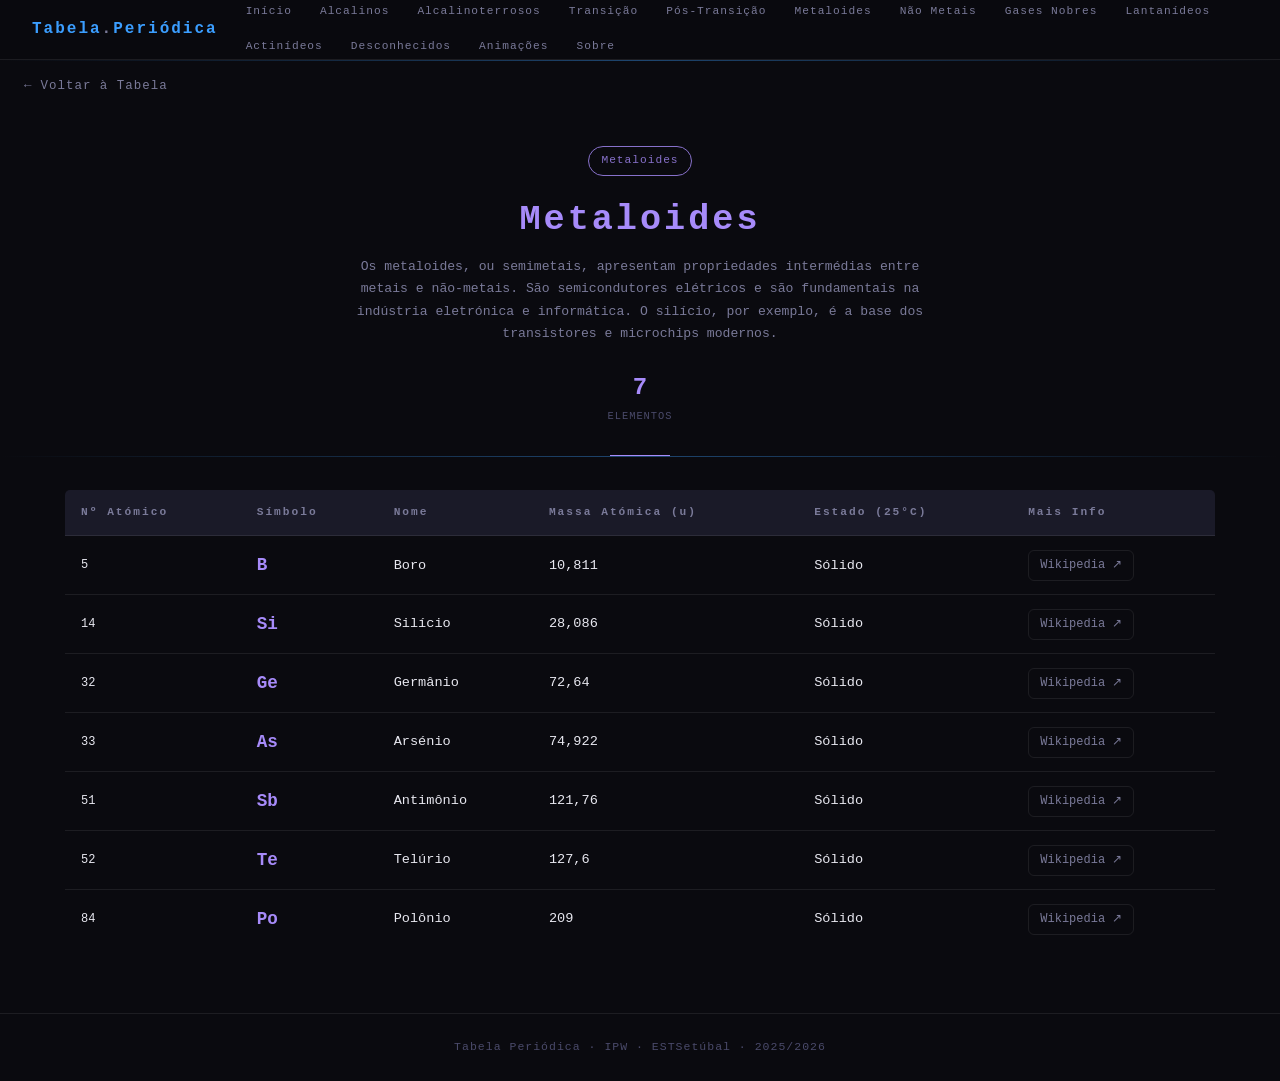
<file: metalloids/index.html>
<!DOCTYPE html>
<html lang="pt">
<head>
  <meta charset="UTF-8"/>
  <meta name="viewport" content="width=device-width, initial-scale=1.0"/>
  <title>Metaloides | Tabela Periódica</title>
  <link rel="stylesheet" href="../css/styles.css"/>
  <link rel="stylesheet" href="../css/category.css"/>
  <style>:root { --cat-color: #a78bfa; }</style>
</head>
<body>
  <nav class="navbar">
    <a class="nav-logo" href="../index.html">Tabela<span>.</span>Periódica</a>
    <button class="nav-toggle" aria-label="Menu" onclick="toggleMenu()"><span></span><span></span><span></span></button>
    <ul class="nav-menu" id="navMenu">
      <li><a href="../index.html">Início</a></li>
      <li><a href="../alkali-metals/index.html">Alcalinos</a></li>
      <li><a href="../alkaline-earth-metals/index.html">Alcalinoterrosos</a></li>
      <li><a href="../transition-metals/index.html">Transição</a></li>
      <li><a href="../post-transition-metals/index.html">Pós-Transição</a></li>
      <li><a href="../metalloids/index.html">Metaloides</a></li>
      <li><a href="../reactive-nonmetals/index.html">Não Metais</a></li>
      <li><a href="../noble-gases/index.html">Gases Nobres</a></li>
      <li><a href="../lanthanides/index.html">Lantanídeos</a></li>
      <li><a href="../actinides/index.html">Actinídeos</a></li>
      <li><a href="../unknown-properties/index.html">Desconhecidos</a></li>
      <li><a href="../animations/index.html">Animações</a></li>
      <li><a href="../about/index.html">Sobre</a></li>
    </ul>
  </nav>
  <div class="glow-line"></div>
  <a class="back-link" href="../index.html">Voltar à Tabela</a>
  <div class="cat-header">
    <div class="category-badge" style="color:#a78bfa; border-color:#a78bfa; opacity:0.8">Metaloides</div>
    <h1>Metaloides</h1>
    <p>Os metaloides, ou semimetais, apresentam propriedades intermédias entre metais e não-metais. São semicondutores elétricos e são fundamentais na indústria eletrónica e informática. O silício, por exemplo, é a base dos transistores e microchips modernos.</p>
    <div class="cat-stats">
      <div class="stat"><div class="stat-val">7</div><div class="stat-lbl">ELEMENTOS</div></div>
    </div>
  </div>
  <div class="glow-line"></div>
  <div class="container" style="padding-top:2rem">
    <table class="element-table">
      <thead>
        <tr>
          <th>Nº Atómico</th><th>Símbolo</th><th>Nome</th>
          <th class="hide-mobile">Massa Atómica (u)</th>
          <th class="hide-mobile">Estado (25°C)</th>
          <th>Mais Info</th>
        </tr>
      </thead>
      <tbody>        <tr><td class="atomic-number">5</td><td class="symbol-cell" style="color:#a78bfa">B</td><td>Boro</td><td class="hide-mobile">10,811</td><td class="hide-mobile">Sólido</td><td><a class="element-link" href="https://pt.wikipedia.org/wiki/Boro" target="_blank" rel="noopener">Wikipedia</a></td></tr>
        <tr><td class="atomic-number">14</td><td class="symbol-cell" style="color:#a78bfa">Si</td><td>Silício</td><td class="hide-mobile">28,086</td><td class="hide-mobile">Sólido</td><td><a class="element-link" href="https://pt.wikipedia.org/wiki/Sil%C3%ADcio" target="_blank" rel="noopener">Wikipedia</a></td></tr>
        <tr><td class="atomic-number">32</td><td class="symbol-cell" style="color:#a78bfa">Ge</td><td>Germânio</td><td class="hide-mobile">72,64</td><td class="hide-mobile">Sólido</td><td><a class="element-link" href="https://pt.wikipedia.org/wiki/Germ%C3%A2nio" target="_blank" rel="noopener">Wikipedia</a></td></tr>
        <tr><td class="atomic-number">33</td><td class="symbol-cell" style="color:#a78bfa">As</td><td>Arsénio</td><td class="hide-mobile">74,922</td><td class="hide-mobile">Sólido</td><td><a class="element-link" href="https://pt.wikipedia.org/wiki/Ars%C3%A9nio" target="_blank" rel="noopener">Wikipedia</a></td></tr>
        <tr><td class="atomic-number">51</td><td class="symbol-cell" style="color:#a78bfa">Sb</td><td>Antimônio</td><td class="hide-mobile">121,76</td><td class="hide-mobile">Sólido</td><td><a class="element-link" href="https://pt.wikipedia.org/wiki/Antim%C3%B4nio" target="_blank" rel="noopener">Wikipedia</a></td></tr>
        <tr><td class="atomic-number">52</td><td class="symbol-cell" style="color:#a78bfa">Te</td><td>Telúrio</td><td class="hide-mobile">127,6</td><td class="hide-mobile">Sólido</td><td><a class="element-link" href="https://pt.wikipedia.org/wiki/Tel%C3%BArio" target="_blank" rel="noopener">Wikipedia</a></td></tr>
        <tr><td class="atomic-number">84</td><td class="symbol-cell" style="color:#a78bfa">Po</td><td>Polônio</td><td class="hide-mobile">209</td><td class="hide-mobile">Sólido</td><td><a class="element-link" href="https://pt.wikipedia.org/wiki/Pol%C3%B4nio" target="_blank" rel="noopener">Wikipedia</a></td></tr></tbody>
    </table>
  </div>
  <footer><p>Tabela Periódica · IPW · ESTSetúbal · 2025/2026</p></footer>
  <script>function toggleMenu(){document.getElementById('navMenu').classList.toggle('open');document.querySelector('.nav-toggle').classList.toggle('open');}</script>
</body>
</html>
</file>
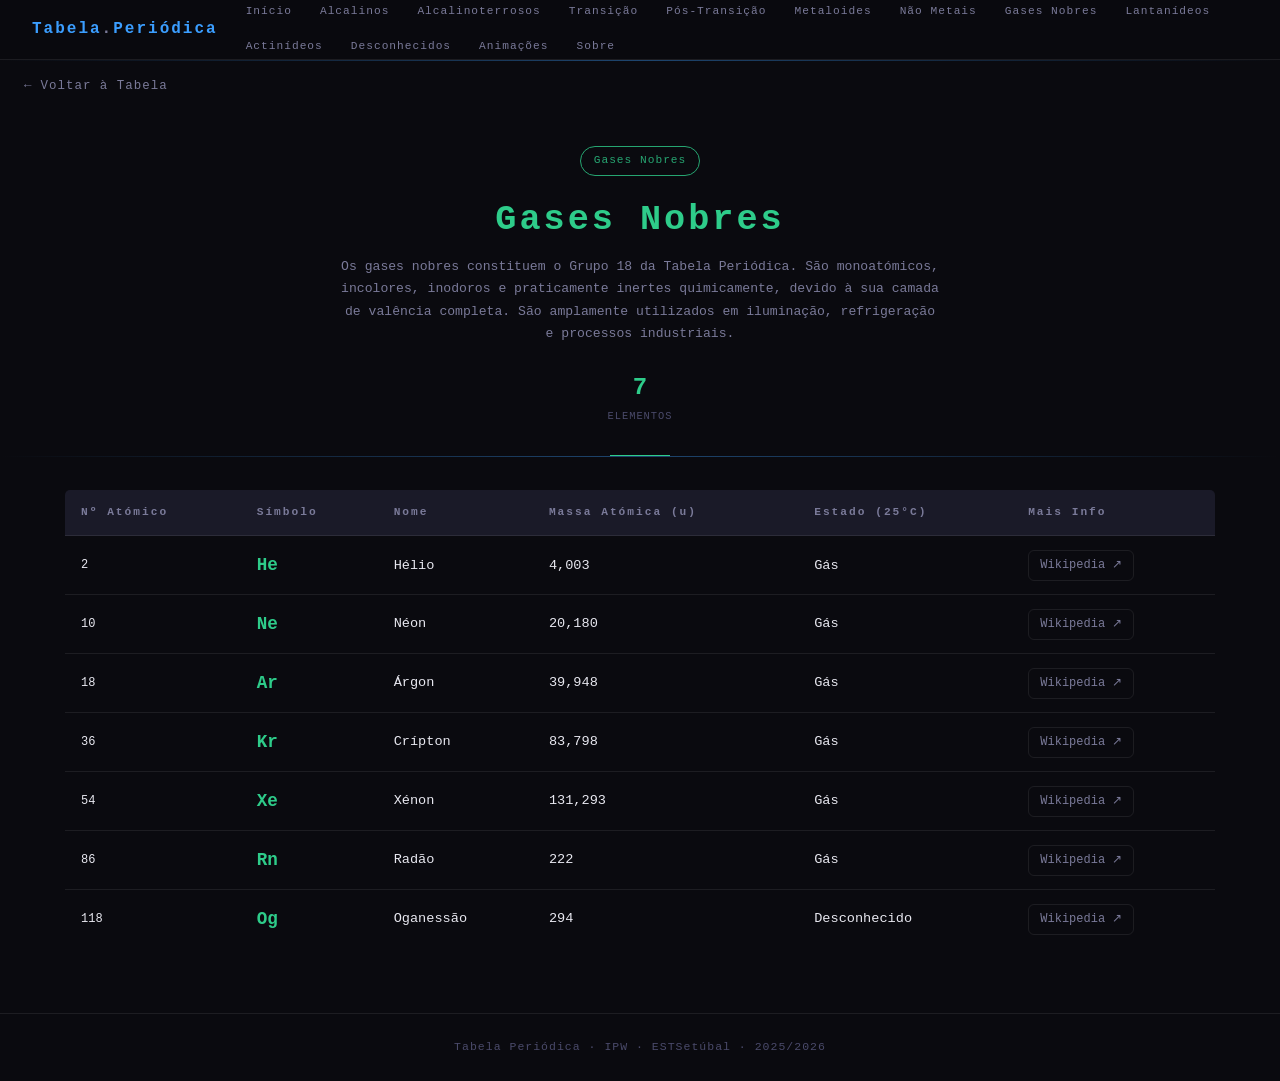
<file: noble-gases/index.html>
<!DOCTYPE html>
<html lang="pt">
<head>
  <meta charset="UTF-8"/>
  <meta name="viewport" content="width=device-width, initial-scale=1.0"/>
  <title>Gases Nobres | Tabela Periódica</title>
  <link rel="stylesheet" href="../css/styles.css"/>
  <link rel="stylesheet" href="../css/category.css"/>
  <style>:root { --cat-color: #2ecc8a; }</style>
</head>
<body>
  <nav class="navbar">
    <a class="nav-logo" href="../index.html">Tabela<span>.</span>Periódica</a>
    <button class="nav-toggle" aria-label="Menu" onclick="toggleMenu()"><span></span><span></span><span></span></button>
    <ul class="nav-menu" id="navMenu">
      <li><a href="../index.html">Início</a></li>
      <li><a href="../alkali-metals/index.html">Alcalinos</a></li>
      <li><a href="../alkaline-earth-metals/index.html">Alcalinoterrosos</a></li>
      <li><a href="../transition-metals/index.html">Transição</a></li>
      <li><a href="../post-transition-metals/index.html">Pós-Transição</a></li>
      <li><a href="../metalloids/index.html">Metaloides</a></li>
      <li><a href="../reactive-nonmetals/index.html">Não Metais</a></li>
      <li><a href="../noble-gases/index.html">Gases Nobres</a></li>
      <li><a href="../lanthanides/index.html">Lantanídeos</a></li>
      <li><a href="../actinides/index.html">Actinídeos</a></li>
      <li><a href="../unknown-properties/index.html">Desconhecidos</a></li>
      <li><a href="../animations/index.html">Animações</a></li>
      <li><a href="../about/index.html">Sobre</a></li>
    </ul>
  </nav>
  <div class="glow-line"></div>
  <a class="back-link" href="../index.html">Voltar à Tabela</a>
  <div class="cat-header">
    <div class="category-badge" style="color:#2ecc8a; border-color:#2ecc8a; opacity:0.8">Gases Nobres</div>
    <h1>Gases Nobres</h1>
    <p>Os gases nobres constituem o Grupo 18 da Tabela Periódica. São monoatómicos, incolores, inodoros e praticamente inertes quimicamente, devido à sua camada de valência completa. São amplamente utilizados em iluminação, refrigeração e processos industriais.</p>
    <div class="cat-stats">
      <div class="stat"><div class="stat-val">7</div><div class="stat-lbl">ELEMENTOS</div></div>
    </div>
  </div>
  <div class="glow-line"></div>
  <div class="container" style="padding-top:2rem">
    <table class="element-table">
      <thead>
        <tr>
          <th>Nº Atómico</th><th>Símbolo</th><th>Nome</th>
          <th class="hide-mobile">Massa Atómica (u)</th>
          <th class="hide-mobile">Estado (25°C)</th>
          <th>Mais Info</th>
        </tr>
      </thead>
      <tbody>        <tr><td class="atomic-number">2</td><td class="symbol-cell" style="color:#2ecc8a">He</td><td>Hélio</td><td class="hide-mobile">4,003</td><td class="hide-mobile">Gás</td><td><a class="element-link" href="https://pt.wikipedia.org/wiki/H%C3%A9lio" target="_blank" rel="noopener">Wikipedia</a></td></tr>
        <tr><td class="atomic-number">10</td><td class="symbol-cell" style="color:#2ecc8a">Ne</td><td>Néon</td><td class="hide-mobile">20,180</td><td class="hide-mobile">Gás</td><td><a class="element-link" href="https://pt.wikipedia.org/wiki/Ne%C3%B3n" target="_blank" rel="noopener">Wikipedia</a></td></tr>
        <tr><td class="atomic-number">18</td><td class="symbol-cell" style="color:#2ecc8a">Ar</td><td>Árgon</td><td class="hide-mobile">39,948</td><td class="hide-mobile">Gás</td><td><a class="element-link" href="https://pt.wikipedia.org/wiki/%C3%81rgon" target="_blank" rel="noopener">Wikipedia</a></td></tr>
        <tr><td class="atomic-number">36</td><td class="symbol-cell" style="color:#2ecc8a">Kr</td><td>Crípton</td><td class="hide-mobile">83,798</td><td class="hide-mobile">Gás</td><td><a class="element-link" href="https://pt.wikipedia.org/wiki/Cr%C3%ADpton" target="_blank" rel="noopener">Wikipedia</a></td></tr>
        <tr><td class="atomic-number">54</td><td class="symbol-cell" style="color:#2ecc8a">Xe</td><td>Xénon</td><td class="hide-mobile">131,293</td><td class="hide-mobile">Gás</td><td><a class="element-link" href="https://pt.wikipedia.org/wiki/Xen%C3%B3nio" target="_blank" rel="noopener">Wikipedia</a></td></tr>
        <tr><td class="atomic-number">86</td><td class="symbol-cell" style="color:#2ecc8a">Rn</td><td>Radão</td><td class="hide-mobile">222</td><td class="hide-mobile">Gás</td><td><a class="element-link" href="https://pt.wikipedia.org/wiki/Rad%C3%A3o" target="_blank" rel="noopener">Wikipedia</a></td></tr>
        <tr><td class="atomic-number">118</td><td class="symbol-cell" style="color:#2ecc8a">Og</td><td>Oganessão</td><td class="hide-mobile">294</td><td class="hide-mobile">Desconhecido</td><td><a class="element-link" href="https://pt.wikipedia.org/wiki/Oganess%C3%A3o" target="_blank" rel="noopener">Wikipedia</a></td></tr></tbody>
    </table>
  </div>
  <footer><p>Tabela Periódica · IPW · ESTSetúbal · 2025/2026</p></footer>
  <script>function toggleMenu(){document.getElementById('navMenu').classList.toggle('open');document.querySelector('.nav-toggle').classList.toggle('open');}</script>
</body>
</html>
</file>
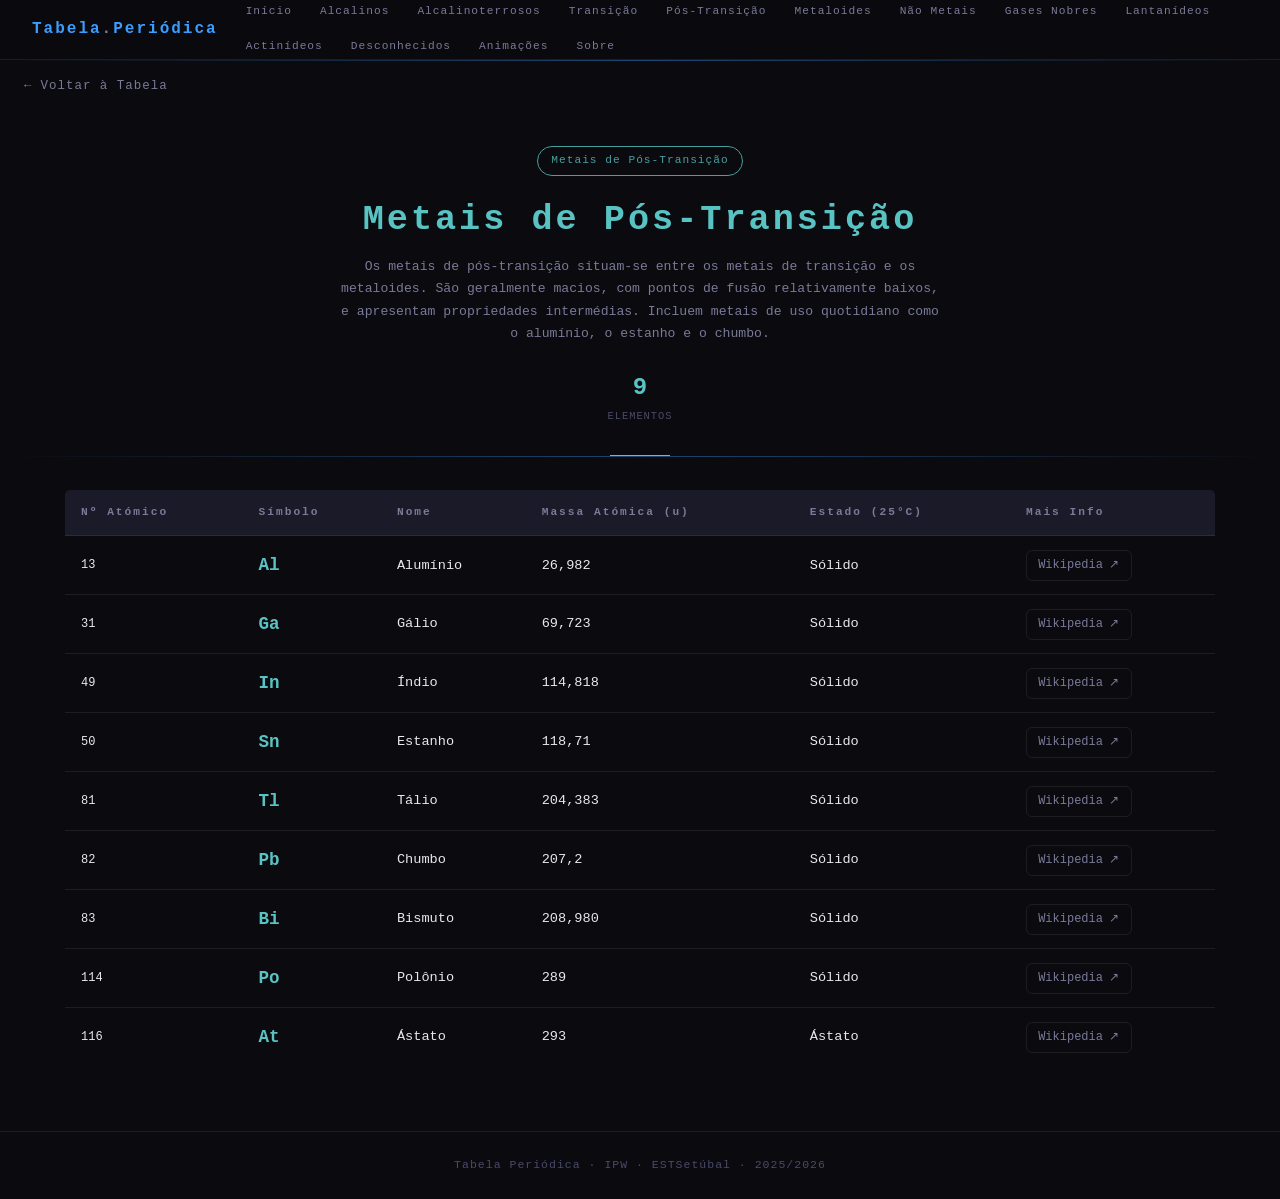
<file: post-transition-metals/index.html>
<!DOCTYPE html>
<html lang="pt">
<head>
  <meta charset="UTF-8"/>
  <meta name="viewport" content="width=device-width, initial-scale=1.0"/>
  <title>Metais de Pós-Transição | Tabela Periódica</title>
  <link rel="stylesheet" href="../css/styles.css"/>
  <link rel="stylesheet" href="../css/category.css"/>
  <style>:root { --cat-color: #59c3c3; }</style>
</head>
<body>
  <nav class="navbar">
    <a class="nav-logo" href="../index.html">Tabela<span>.</span>Periódica</a>
    <button class="nav-toggle" aria-label="Menu" onclick="toggleMenu()"><span></span><span></span><span></span></button>
    <ul class="nav-menu" id="navMenu">
      <li><a href="../index.html">Início</a></li>
      <li><a href="../alkali-metals/index.html">Alcalinos</a></li>
      <li><a href="../alkaline-earth-metals/index.html">Alcalinoterrosos</a></li>
      <li><a href="../transition-metals/index.html">Transição</a></li>
      <li><a href="../post-transition-metals/index.html">Pós-Transição</a></li>
      <li><a href="../metalloids/index.html">Metaloides</a></li>
      <li><a href="../reactive-nonmetals/index.html">Não Metais</a></li>
      <li><a href="../noble-gases/index.html">Gases Nobres</a></li>
      <li><a href="../lanthanides/index.html">Lantanídeos</a></li>
      <li><a href="../actinides/index.html">Actinídeos</a></li>
      <li><a href="../unknown-properties/index.html">Desconhecidos</a></li>
      <li><a href="../animations/index.html">Animações</a></li>
      <li><a href="../about/index.html">Sobre</a></li>
    </ul>
  </nav>
  <div class="glow-line"></div>
  <a class="back-link" href="../index.html">Voltar à Tabela</a>
  <div class="cat-header">
    <div class="category-badge" style="color:#59c3c3; border-color:#59c3c3; opacity:0.8">Metais de Pós-Transição</div>
    <h1>Metais de Pós-Transição</h1>
    <p>Os metais de pós-transição situam-se entre os metais de transição e os metaloides. São geralmente macios, com pontos de fusão relativamente baixos, e apresentam propriedades intermédias. Incluem metais de uso quotidiano como o alumínio, o estanho e o chumbo.</p>
    <div class="cat-stats">
      <div class="stat"><div class="stat-val">9</div><div class="stat-lbl">ELEMENTOS</div></div>
    </div>
  </div>
  <div class="glow-line"></div>
  <div class="container" style="padding-top:2rem">
    <table class="element-table">
      <thead>
        <tr>
          <th>Nº Atómico</th><th>Símbolo</th><th>Nome</th>
          <th class="hide-mobile">Massa Atómica (u)</th>
          <th class="hide-mobile">Estado (25°C)</th>
          <th>Mais Info</th>
        </tr>
      </thead>
      <tbody>        <tr><td class="atomic-number">13</td><td class="symbol-cell" style="color:#59c3c3">Al</td><td>Alumínio</td><td class="hide-mobile">26,982</td><td class="hide-mobile">Sólido</td><td><a class="element-link" href="https://pt.wikipedia.org/wiki/Alum%C3%ADnio" target="_blank" rel="noopener">Wikipedia</a></td></tr>
        <tr><td class="atomic-number">31</td><td class="symbol-cell" style="color:#59c3c3">Ga</td><td>Gálio</td><td class="hide-mobile">69,723</td><td class="hide-mobile">Sólido</td><td><a class="element-link" href="https://pt.wikipedia.org/wiki/G%C3%A1lio" target="_blank" rel="noopener">Wikipedia</a></td></tr>
        <tr><td class="atomic-number">49</td><td class="symbol-cell" style="color:#59c3c3">In</td><td>Índio</td><td class="hide-mobile">114,818</td><td class="hide-mobile">Sólido</td><td><a class="element-link" href="https://pt.wikipedia.org/wiki/%C3%8Dndio_(elemento_qu%C3%ADmico)" target="_blank" rel="noopener">Wikipedia</a></td></tr>
        <tr><td class="atomic-number">50</td><td class="symbol-cell" style="color:#59c3c3">Sn</td><td>Estanho</td><td class="hide-mobile">118,71</td><td class="hide-mobile">Sólido</td><td><a class="element-link" href="https://pt.wikipedia.org/wiki/Estanho" target="_blank" rel="noopener">Wikipedia</a></td></tr>
        <tr><td class="atomic-number">81</td><td class="symbol-cell" style="color:#59c3c3">Tl</td><td>Tálio</td><td class="hide-mobile">204,383</td><td class="hide-mobile">Sólido</td><td><a class="element-link" href="https://pt.wikipedia.org/wiki/T%C3%A1lio" target="_blank" rel="noopener">Wikipedia</a></td></tr>
        <tr><td class="atomic-number">82</td><td class="symbol-cell" style="color:#59c3c3">Pb</td><td>Chumbo</td><td class="hide-mobile">207,2</td><td class="hide-mobile">Sólido</td><td><a class="element-link" href="https://pt.wikipedia.org/wiki/Chumbo" target="_blank" rel="noopener">Wikipedia</a></td></tr>
        <tr><td class="atomic-number">83</td><td class="symbol-cell" style="color:#59c3c3">Bi</td><td>Bismuto</td><td class="hide-mobile">208,980</td><td class="hide-mobile">Sólido</td><td><a class="element-link" href="https://pt.wikipedia.org/wiki/Bismuto" target="_blank" rel="noopener">Wikipedia</a></td></tr>
        <tr><td class="atomic-number">114</td><td class="symbol-cell" style="color:#59c3c3">Po</td><td>Polônio</td><td class="hide-mobile">289</td><td class="hide-mobile">Sólido</td><td><a class="element-link" href="https://pt.wikipedia.org/wiki/Pol%C3%B4nio" target="_blank" rel="noopener">Wikipedia</a></td></tr>
        <tr><td class="atomic-number">116</td><td class="symbol-cell" style="color:#59c3c3">At</td><td>Ástato</td><td class="hide-mobile">293</td><td class="hide-mobile">Ástato</td><td><a class="element-link" href="https://pt.wikipedia.org/wiki/%C3%81stato" target="_blank" rel="noopener">Wikipedia</a></td></tr></tbody>
    </table>
  </div>
  <footer><p>Tabela Periódica · IPW · ESTSetúbal · 2025/2026</p></footer>
  <script>function toggleMenu(){document.getElementById('navMenu').classList.toggle('open');document.querySelector('.nav-toggle').classList.toggle('open');}</script>
</body>
</html>
</file>
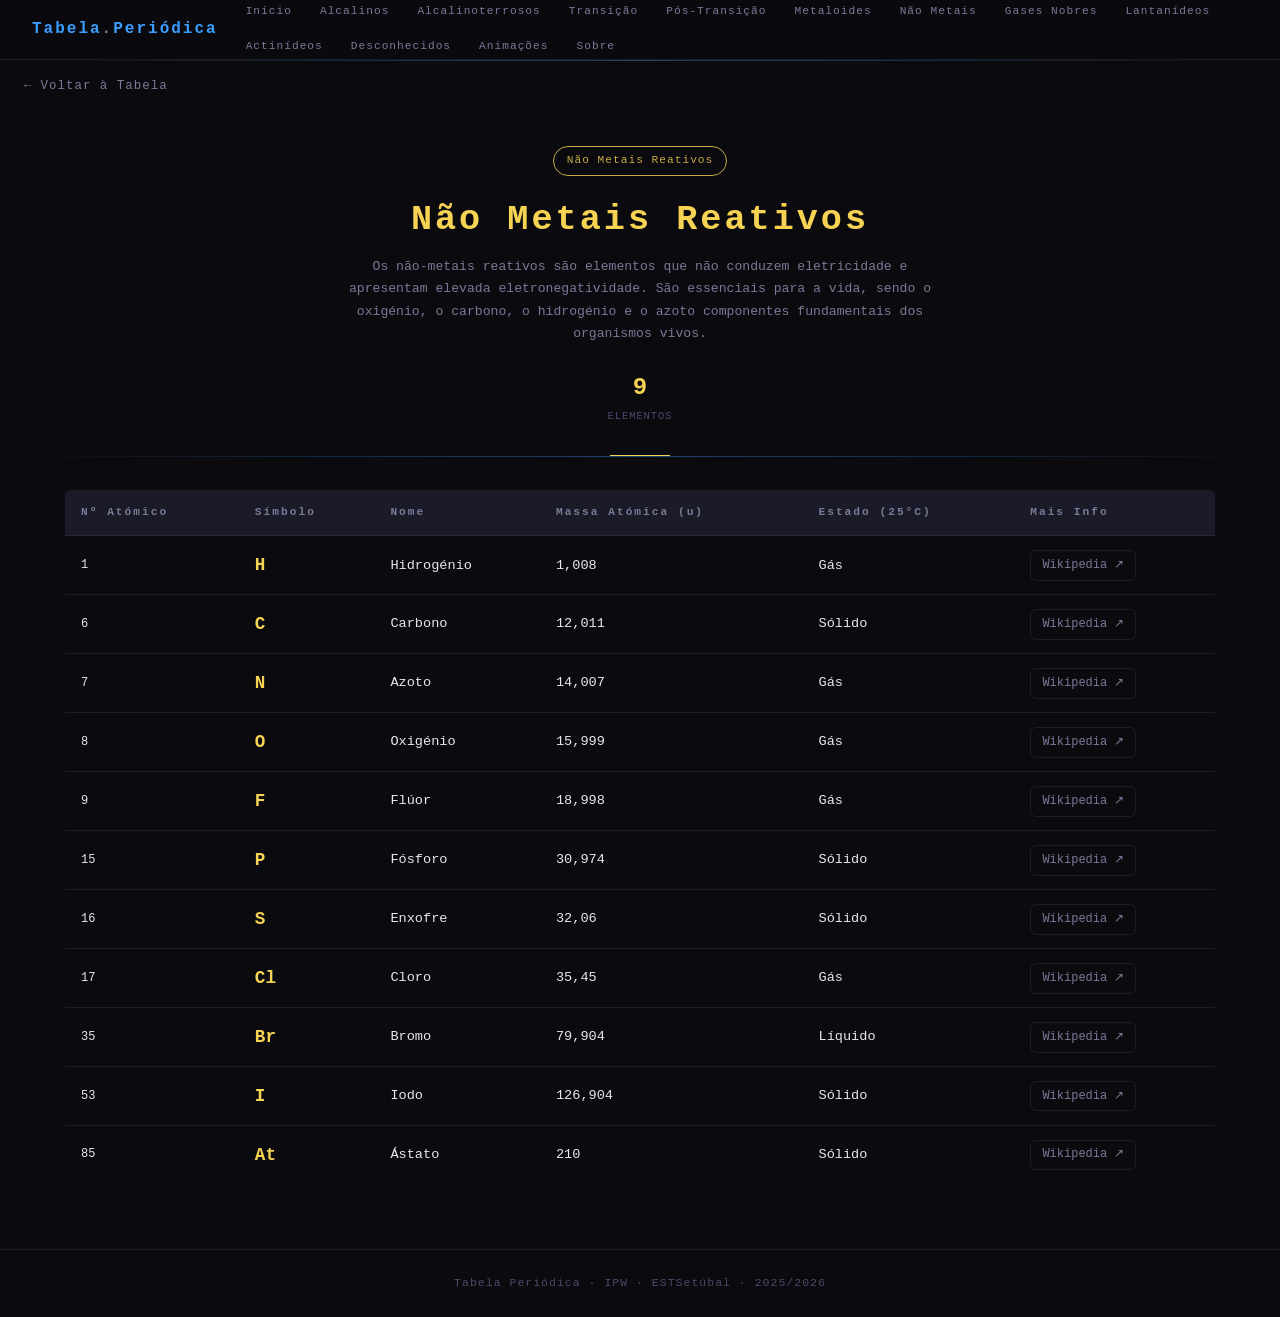
<file: reactive-nonmetals/index.html>
<!DOCTYPE html>
<html lang="pt">
<head>
  <meta charset="UTF-8"/>
  <meta name="viewport" content="width=device-width, initial-scale=1.0"/>
  <title>Não Metais Reativos | Tabela Periódica</title>
  <link rel="stylesheet" href="../css/styles.css"/>
  <link rel="stylesheet" href="../css/category.css"/>
  <style>:root { --cat-color: #f7d354; }</style>
</head>
<body>
  <nav class="navbar">
    <a class="nav-logo" href="../index.html">Tabela<span>.</span>Periódica</a>
    <button class="nav-toggle" aria-label="Menu" onclick="toggleMenu()"><span></span><span></span><span></span></button>
    <ul class="nav-menu" id="navMenu">
      <li><a href="../index.html">Início</a></li>
      <li><a href="../alkali-metals/index.html">Alcalinos</a></li>
      <li><a href="../alkaline-earth-metals/index.html">Alcalinoterrosos</a></li>
      <li><a href="../transition-metals/index.html">Transição</a></li>
      <li><a href="../post-transition-metals/index.html">Pós-Transição</a></li>
      <li><a href="../metalloids/index.html">Metaloides</a></li>
      <li><a href="../reactive-nonmetals/index.html">Não Metais</a></li>
      <li><a href="../noble-gases/index.html">Gases Nobres</a></li>
      <li><a href="../lanthanides/index.html">Lantanídeos</a></li>
      <li><a href="../actinides/index.html">Actinídeos</a></li>
      <li><a href="../unknown-properties/index.html">Desconhecidos</a></li>
      <li><a href="../animations/index.html">Animações</a></li>
      <li><a href="../about/index.html">Sobre</a></li>
    </ul>
  </nav>
  <div class="glow-line"></div>
  <a class="back-link" href="../index.html">Voltar à Tabela</a>
  <div class="cat-header">
    <div class="category-badge" style="color:#f7d354; border-color:#f7d354; opacity:0.8">Não Metais Reativos</div>
    <h1>Não Metais Reativos</h1>
    <p>Os não-metais reativos são elementos que não conduzem eletricidade e apresentam elevada eletronegatividade. São essenciais para a vida, sendo o oxigénio, o carbono, o hidrogénio e o azoto componentes fundamentais dos organismos vivos.</p>
    <div class="cat-stats">
      <div class="stat"><div class="stat-val">9</div><div class="stat-lbl">ELEMENTOS</div></div>
    </div>
  </div>
  <div class="glow-line"></div>
  <div class="container" style="padding-top:2rem">
    <table class="element-table">
      <thead>
        <tr>
          <th>Nº Atómico</th><th>Símbolo</th><th>Nome</th>
          <th class="hide-mobile">Massa Atómica (u)</th>
          <th class="hide-mobile">Estado (25°C)</th>
          <th>Mais Info</th>
        </tr>
      </thead>
      <tbody>        <tr><td class="atomic-number">1</td><td class="symbol-cell" style="color:#f7d354">H</td><td>Hidrogénio</td><td class="hide-mobile">1,008</td><td class="hide-mobile">Gás</td><td><a class="element-link" href="https://pt.wikipedia.org/wiki/Hidrog%C3%A9nio" target="_blank" rel="noopener">Wikipedia</a></td></tr>
        <tr><td class="atomic-number">6</td><td class="symbol-cell" style="color:#f7d354">C</td><td>Carbono</td><td class="hide-mobile">12,011</td><td class="hide-mobile">Sólido</td><td><a class="element-link" href="https://pt.wikipedia.org/wiki/Carbono" target="_blank" rel="noopener">Wikipedia</a></td></tr>
        <tr><td class="atomic-number">7</td><td class="symbol-cell" style="color:#f7d354">N</td><td>Azoto</td><td class="hide-mobile">14,007</td><td class="hide-mobile">Gás</td><td><a class="element-link" href="https://pt.wikipedia.org/wiki/Azoto" target="_blank" rel="noopener">Wikipedia</a></td></tr>
        <tr><td class="atomic-number">8</td><td class="symbol-cell" style="color:#f7d354">O</td><td>Oxigénio</td><td class="hide-mobile">15,999</td><td class="hide-mobile">Gás</td><td><a class="element-link" href="https://pt.wikipedia.org/wiki/Oxig%C3%A9nio" target="_blank" rel="noopener">Wikipedia</a></td></tr>
        <tr><td class="atomic-number">9</td><td class="symbol-cell" style="color:#f7d354">F</td><td>Flúor</td><td class="hide-mobile">18,998</td><td class="hide-mobile">Gás</td><td><a class="element-link" href="https://pt.wikipedia.org/wiki/Fl%C3%BAor" target="_blank" rel="noopener">Wikipedia</a></td></tr>
        <tr><td class="atomic-number">15</td><td class="symbol-cell" style="color:#f7d354">P</td><td>Fósforo</td><td class="hide-mobile">30,974</td><td class="hide-mobile">Sólido</td><td><a class="element-link" href="https://pt.wikipedia.org/wiki/F%C3%B3sforo" target="_blank" rel="noopener">Wikipedia</a></td></tr>
        <tr><td class="atomic-number">16</td><td class="symbol-cell" style="color:#f7d354">S</td><td>Enxofre</td><td class="hide-mobile">32,06</td><td class="hide-mobile">Sólido</td><td><a class="element-link" href="https://pt.wikipedia.org/wiki/Enxofre" target="_blank" rel="noopener">Wikipedia</a></td></tr>
        <tr><td class="atomic-number">17</td><td class="symbol-cell" style="color:#f7d354">Cl</td><td>Cloro</td><td class="hide-mobile">35,45</td><td class="hide-mobile">Gás</td><td><a class="element-link" href="https://pt.wikipedia.org/wiki/Cloro" target="_blank" rel="noopener">Wikipedia</a></td></tr>
        <tr><td class="atomic-number">35</td><td class="symbol-cell" style="color:#f7d354">Br</td><td>Bromo</td><td class="hide-mobile">79,904</td><td class="hide-mobile">Líquido</td><td><a class="element-link" href="https://pt.wikipedia.org/wiki/Bromo" target="_blank" rel="noopener">Wikipedia</a></td></tr>
        <tr><td class="atomic-number">53</td><td class="symbol-cell" style="color:#f7d354">I</td><td>Iodo</td><td class="hide-mobile">126,904</td><td class="hide-mobile">Sólido</td><td><a class="element-link" href="https://pt.wikipedia.org/wiki/Iodo" target="_blank" rel="noopener">Wikipedia</a></td></tr>
        <tr><td class="atomic-number">85</td><td class="symbol-cell" style="color:#f7d354">At</td><td>Ástato</td><td class="hide-mobile">210</td><td class="hide-mobile">Sólido</td><td><a class="element-link" href="https://pt.wikipedia.org/wiki/%C3%81stato" target="_blank" rel="noopener">Wikipedia</a></td></tr></tbody>
    </table>
  </div>
  <footer><p>Tabela Periódica · IPW · ESTSetúbal · 2025/2026</p></footer>
  <script>function toggleMenu(){document.getElementById('navMenu').classList.toggle('open');document.querySelector('.nav-toggle').classList.toggle('open');}</script>
</body>
</html>
</file>
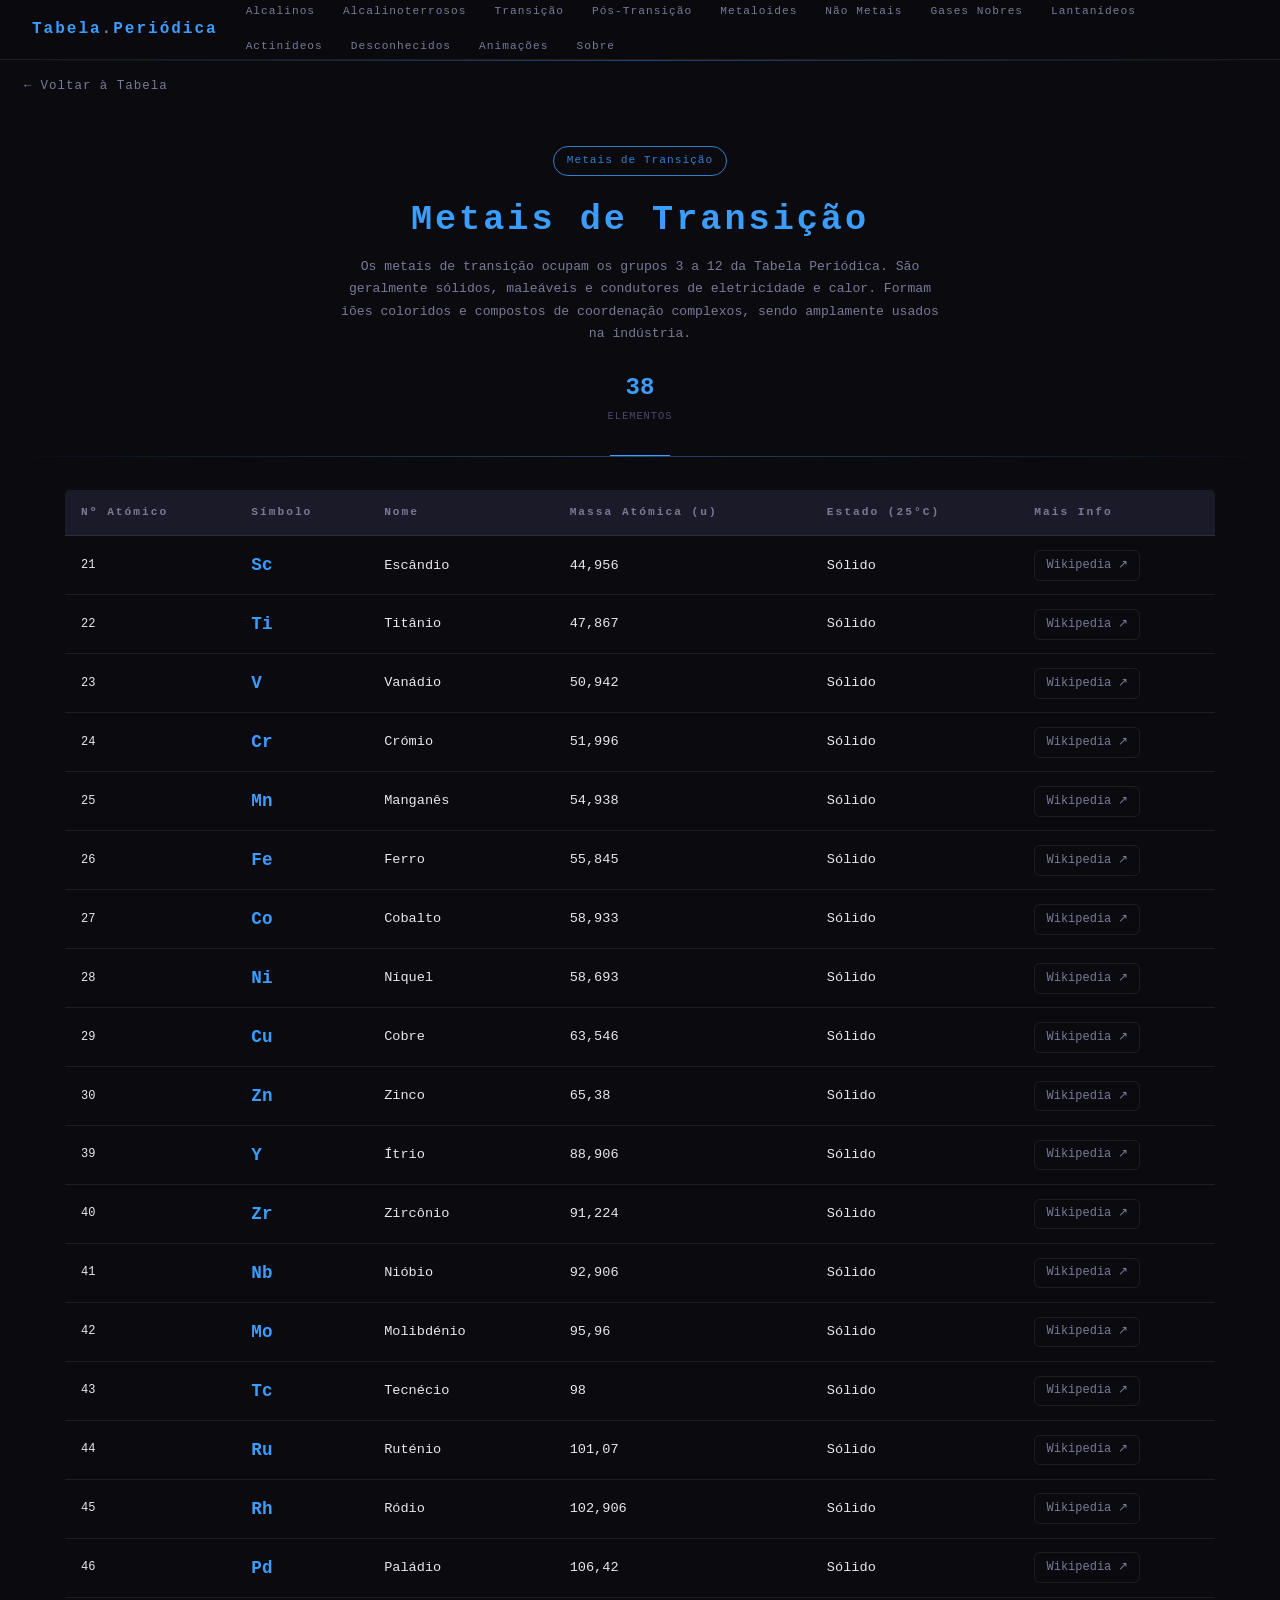
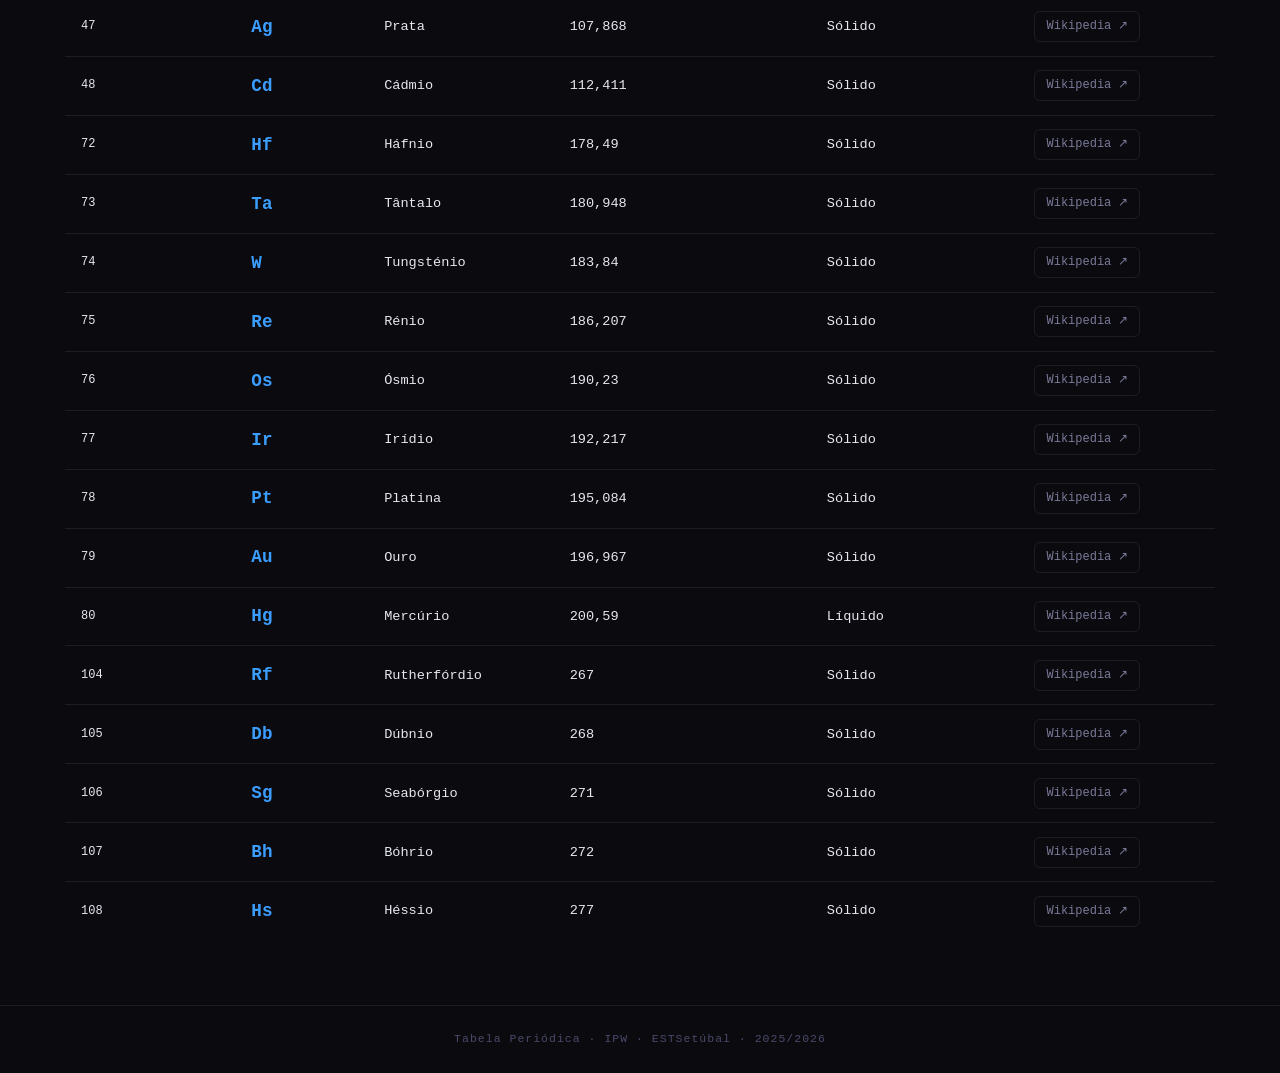
<file: transition-metals/index.html>
<!DOCTYPE html>
<html lang="pt">
<head>
  <meta charset="UTF-8"/>
  <meta name="viewport" content="width=device-width, initial-scale=1.0"/>
  <title>Metais de Transição | Tabela Periódica</title>
  <link rel="stylesheet" href="../css/styles.css"/>
  <link rel="stylesheet" href="../css/category.css"/>
  <style>:root { --cat-color: #3b9eff; }</style>
</head>
<body>
  <nav class="navbar">
    <a class="nav-logo" href="../index.html">Tabela<span>.</span>Periódica</a>
    <button class="nav-toggle" aria-label="Menu" onclick="toggleMenu()"><span></span><span></span><span></span></button>
    <ul class="nav-menu" id="navMenu">
      <li><a href="../alkali-metals/index.html">Alcalinos</a></li>
      <li><a href="../alkaline-earth-metals/index.html">Alcalinoterrosos</a></li>
      <li><a href="../transition-metals/index.html">Transição</a></li>
      <li><a href="../post-transition-metals/index.html">Pós-Transição</a></li>
      <li><a href="../metalloids/index.html">Metaloides</a></li>
      <li><a href="../reactive-nonmetals/index.html">Não Metais</a></li>
      <li><a href="../noble-gases/index.html">Gases Nobres</a></li>
      <li><a href="../lanthanides/index.html">Lantanídeos</a></li>
      <li><a href="../actinides/index.html">Actinídeos</a></li>
      <li><a href="../unknown-properties/index.html">Desconhecidos</a></li>
      <li><a href="../animations/index.html">Animações</a></li>
      <li><a href="../about/index.html">Sobre</a></li>
    </ul>
  </nav>
  <div class="glow-line"></div>
  <a class="back-link" href="../index.html">Voltar à Tabela</a>
  <div class="cat-header">
    <div class="category-badge" style="color:#3b9eff; border-color:#3b9eff; opacity:0.8">Metais de Transição</div>
    <h1>Metais de Transição</h1>
    <p>Os metais de transição ocupam os grupos 3 a 12 da Tabela Periódica. São geralmente sólidos, maleáveis e condutores de eletricidade e calor. Formam iões coloridos e compostos de coordenação complexos, sendo amplamente usados na indústria.</p>
    <div class="cat-stats">
      <div class="stat"><div class="stat-val">38</div><div class="stat-lbl">ELEMENTOS</div></div>
    </div>
  </div>
  <div class="glow-line"></div>
  <div class="container" style="padding-top:2rem">
    <table class="element-table">
      <thead>
        <tr>
          <th>Nº Atómico</th><th>Símbolo</th><th>Nome</th>
          <th class="hide-mobile">Massa Atómica (u)</th>
          <th class="hide-mobile">Estado (25°C)</th>
          <th>Mais Info</th>
        </tr>
      </thead>
      <tbody>        <tr><td class="atomic-number">21</td><td class="symbol-cell" style="color:#3b9eff">Sc</td><td>Escândio</td><td class="hide-mobile">44,956</td><td class="hide-mobile">Sólido</td><td><a class="element-link" href="https://pt.wikipedia.org/wiki/Esc%C3%A2ndio" target="_blank" rel="noopener">Wikipedia</a></td></tr>
        <tr><td class="atomic-number">22</td><td class="symbol-cell" style="color:#3b9eff">Ti</td><td>Titânio</td><td class="hide-mobile">47,867</td><td class="hide-mobile">Sólido</td><td><a class="element-link" href="https://pt.wikipedia.org/wiki/Tit%C3%A2nio" target="_blank" rel="noopener">Wikipedia</a></td></tr>
        <tr><td class="atomic-number">23</td><td class="symbol-cell" style="color:#3b9eff">V</td><td>Vanádio</td><td class="hide-mobile">50,942</td><td class="hide-mobile">Sólido</td><td><a class="element-link" href="https://pt.wikipedia.org/wiki/Van%C3%A1dio" target="_blank" rel="noopener">Wikipedia</a></td></tr>
        <tr><td class="atomic-number">24</td><td class="symbol-cell" style="color:#3b9eff">Cr</td><td>Crómio</td><td class="hide-mobile">51,996</td><td class="hide-mobile">Sólido</td><td><a class="element-link" href="https://pt.wikipedia.org/wiki/Cr%C3%B3mio" target="_blank" rel="noopener">Wikipedia</a></td></tr>
        <tr><td class="atomic-number">25</td><td class="symbol-cell" style="color:#3b9eff">Mn</td><td>Manganês</td><td class="hide-mobile">54,938</td><td class="hide-mobile">Sólido</td><td><a class="element-link" href="https://pt.wikipedia.org/wiki/Mangan%C3%AAs" target="_blank" rel="noopener">Wikipedia</a></td></tr>
        <tr><td class="atomic-number">26</td><td class="symbol-cell" style="color:#3b9eff">Fe</td><td>Ferro</td><td class="hide-mobile">55,845</td><td class="hide-mobile">Sólido</td><td><a class="element-link" href="https://pt.wikipedia.org/wiki/Ferro" target="_blank" rel="noopener">Wikipedia</a></td></tr>
        <tr><td class="atomic-number">27</td><td class="symbol-cell" style="color:#3b9eff">Co</td><td>Cobalto</td><td class="hide-mobile">58,933</td><td class="hide-mobile">Sólido</td><td><a class="element-link" href="https://pt.wikipedia.org/wiki/Cobalto" target="_blank" rel="noopener">Wikipedia</a></td></tr>
        <tr><td class="atomic-number">28</td><td class="symbol-cell" style="color:#3b9eff">Ni</td><td>Níquel</td><td class="hide-mobile">58,693</td><td class="hide-mobile">Sólido</td><td><a class="element-link" href="https://pt.wikipedia.org/wiki/N%C3%ADquel" target="_blank" rel="noopener">Wikipedia</a></td></tr>
        <tr><td class="atomic-number">29</td><td class="symbol-cell" style="color:#3b9eff">Cu</td><td>Cobre</td><td class="hide-mobile">63,546</td><td class="hide-mobile">Sólido</td><td><a class="element-link" href="https://pt.wikipedia.org/wiki/Cobre" target="_blank" rel="noopener">Wikipedia</a></td></tr>
        <tr><td class="atomic-number">30</td><td class="symbol-cell" style="color:#3b9eff">Zn</td><td>Zinco</td><td class="hide-mobile">65,38</td><td class="hide-mobile">Sólido</td><td><a class="element-link" href="https://pt.wikipedia.org/wiki/Zinco" target="_blank" rel="noopener">Wikipedia</a></td></tr>
        <tr><td class="atomic-number">39</td><td class="symbol-cell" style="color:#3b9eff">Y</td><td>Ítrio</td><td class="hide-mobile">88,906</td><td class="hide-mobile">Sólido</td><td><a class="element-link" href="https://pt.wikipedia.org/wiki/%C3%8Dtrio" target="_blank" rel="noopener">Wikipedia</a></td></tr>
        <tr><td class="atomic-number">40</td><td class="symbol-cell" style="color:#3b9eff">Zr</td><td>Zircônio</td><td class="hide-mobile">91,224</td><td class="hide-mobile">Sólido</td><td><a class="element-link" href="https://pt.wikipedia.org/wiki/Zirc%C3%B4nio" target="_blank" rel="noopener">Wikipedia</a></td></tr>
        <tr><td class="atomic-number">41</td><td class="symbol-cell" style="color:#3b9eff">Nb</td><td>Nióbio</td><td class="hide-mobile">92,906</td><td class="hide-mobile">Sólido</td><td><a class="element-link" href="https://pt.wikipedia.org/wiki/Ni%C3%B3bio" target="_blank" rel="noopener">Wikipedia</a></td></tr>
        <tr><td class="atomic-number">42</td><td class="symbol-cell" style="color:#3b9eff">Mo</td><td>Molibdénio</td><td class="hide-mobile">95,96</td><td class="hide-mobile">Sólido</td><td><a class="element-link" href="https://pt.wikipedia.org/wiki/Molibd%C3%A9nio" target="_blank" rel="noopener">Wikipedia</a></td></tr>
        <tr><td class="atomic-number">43</td><td class="symbol-cell" style="color:#3b9eff">Tc</td><td>Tecnécio</td><td class="hide-mobile">98</td><td class="hide-mobile">Sólido</td><td><a class="element-link" href="https://pt.wikipedia.org/wiki/Tecn%C3%A9cio" target="_blank" rel="noopener">Wikipedia</a></td></tr>
        <tr><td class="atomic-number">44</td><td class="symbol-cell" style="color:#3b9eff">Ru</td><td>Ruténio</td><td class="hide-mobile">101,07</td><td class="hide-mobile">Sólido</td><td><a class="element-link" href="https://pt.wikipedia.org/wiki/Rut%C3%A9nio" target="_blank" rel="noopener">Wikipedia</a></td></tr>
        <tr><td class="atomic-number">45</td><td class="symbol-cell" style="color:#3b9eff">Rh</td><td>Ródio</td><td class="hide-mobile">102,906</td><td class="hide-mobile">Sólido</td><td><a class="element-link" href="https://pt.wikipedia.org/wiki/R%C3%B3dio" target="_blank" rel="noopener">Wikipedia</a></td></tr>
        <tr><td class="atomic-number">46</td><td class="symbol-cell" style="color:#3b9eff">Pd</td><td>Paládio</td><td class="hide-mobile">106,42</td><td class="hide-mobile">Sólido</td><td><a class="element-link" href="https://pt.wikipedia.org/wiki/Pal%C3%A1dio" target="_blank" rel="noopener">Wikipedia</a></td></tr>
        <tr><td class="atomic-number">47</td><td class="symbol-cell" style="color:#3b9eff">Ag</td><td>Prata</td><td class="hide-mobile">107,868</td><td class="hide-mobile">Sólido</td><td><a class="element-link" href="https://pt.wikipedia.org/wiki/Prata" target="_blank" rel="noopener">Wikipedia</a></td></tr>
        <tr><td class="atomic-number">48</td><td class="symbol-cell" style="color:#3b9eff">Cd</td><td>Cádmio</td><td class="hide-mobile">112,411</td><td class="hide-mobile">Sólido</td><td><a class="element-link" href="https://pt.wikipedia.org/wiki/C%C3%A1dmio" target="_blank" rel="noopener">Wikipedia</a></td></tr>
        <tr><td class="atomic-number">72</td><td class="symbol-cell" style="color:#3b9eff">Hf</td><td>Háfnio</td><td class="hide-mobile">178,49</td><td class="hide-mobile">Sólido</td><td><a class="element-link" href="https://pt.wikipedia.org/wiki/H%C3%A1fnio" target="_blank" rel="noopener">Wikipedia</a></td></tr>
        <tr><td class="atomic-number">73</td><td class="symbol-cell" style="color:#3b9eff">Ta</td><td>Tântalo</td><td class="hide-mobile">180,948</td><td class="hide-mobile">Sólido</td><td><a class="element-link" href="https://pt.wikipedia.org/wiki/T%C3%A2ntalo_(elemento_qu%C3%ADmico)" target="_blank" rel="noopener">Wikipedia</a></td></tr>
        <tr><td class="atomic-number">74</td><td class="symbol-cell" style="color:#3b9eff">W</td><td>Tungsténio</td><td class="hide-mobile">183,84</td><td class="hide-mobile">Sólido</td><td><a class="element-link" href="https://pt.wikipedia.org/wiki/Tungst%C3%A9nio" target="_blank" rel="noopener">Wikipedia</a></td></tr>
        <tr><td class="atomic-number">75</td><td class="symbol-cell" style="color:#3b9eff">Re</td><td>Rénio</td><td class="hide-mobile">186,207</td><td class="hide-mobile">Sólido</td><td><a class="element-link" href="https://pt.wikipedia.org/wiki/R%C3%A9nio" target="_blank" rel="noopener">Wikipedia</a></td></tr>
        <tr><td class="atomic-number">76</td><td class="symbol-cell" style="color:#3b9eff">Os</td><td>Ósmio</td><td class="hide-mobile">190,23</td><td class="hide-mobile">Sólido</td><td><a class="element-link" href="https://pt.wikipedia.org/wiki/%C3%93smio" target="_blank" rel="noopener">Wikipedia</a></td></tr>
        <tr><td class="atomic-number">77</td><td class="symbol-cell" style="color:#3b9eff">Ir</td><td>Irídio</td><td class="hide-mobile">192,217</td><td class="hide-mobile">Sólido</td><td><a class="element-link" href="https://pt.wikipedia.org/wiki/Ir%C3%ADdio" target="_blank" rel="noopener">Wikipedia</a></td></tr>
        <tr><td class="atomic-number">78</td><td class="symbol-cell" style="color:#3b9eff">Pt</td><td>Platina</td><td class="hide-mobile">195,084</td><td class="hide-mobile">Sólido</td><td><a class="element-link" href="https://pt.wikipedia.org/wiki/Platina" target="_blank" rel="noopener">Wikipedia</a></td></tr>
        <tr><td class="atomic-number">79</td><td class="symbol-cell" style="color:#3b9eff">Au</td><td>Ouro</td><td class="hide-mobile">196,967</td><td class="hide-mobile">Sólido</td><td><a class="element-link" href="https://pt.wikipedia.org/wiki/Ouro" target="_blank" rel="noopener">Wikipedia</a></td></tr>
        <tr><td class="atomic-number">80</td><td class="symbol-cell" style="color:#3b9eff">Hg</td><td>Mercúrio</td><td class="hide-mobile">200,59</td><td class="hide-mobile">Líquido</td><td><a class="element-link" href="https://pt.wikipedia.org/wiki/Merc%C3%BArio_(elemento_qu%C3%ADmico)" target="_blank" rel="noopener">Wikipedia</a></td></tr>
        <tr><td class="atomic-number">104</td><td class="symbol-cell" style="color:#3b9eff">Rf</td><td>Rutherfórdio</td><td class="hide-mobile">267</td><td class="hide-mobile">Sólido</td><td><a class="element-link" href="https://pt.wikipedia.org/wiki/Rutherf%C3%B3rdio" target="_blank" rel="noopener">Wikipedia</a></td></tr>
        <tr><td class="atomic-number">105</td><td class="symbol-cell" style="color:#3b9eff">Db</td><td>Dúbnio</td><td class="hide-mobile">268</td><td class="hide-mobile">Sólido</td><td><a class="element-link" href="https://pt.wikipedia.org/wiki/D%C3%BAbnio" target="_blank" rel="noopener">Wikipedia</a></td></tr>
        <tr><td class="atomic-number">106</td><td class="symbol-cell" style="color:#3b9eff">Sg</td><td>Seabórgio</td><td class="hide-mobile">271</td><td class="hide-mobile">Sólido</td><td><a class="element-link" href="https://pt.wikipedia.org/wiki/Seab%C3%B3rgio" target="_blank" rel="noopener">Wikipedia</a></td></tr>
        <tr><td class="atomic-number">107</td><td class="symbol-cell" style="color:#3b9eff">Bh</td><td>Bóhrio</td><td class="hide-mobile">272</td><td class="hide-mobile">Sólido</td><td><a class="element-link" href="https://pt.wikipedia.org/wiki/B%C3%B3hrio" target="_blank" rel="noopener">Wikipedia</a></td></tr>
        <tr><td class="atomic-number">108</td><td class="symbol-cell" style="color:#3b9eff">Hs</td><td>Héssio</td><td class="hide-mobile">277</td><td class="hide-mobile">Sólido</td><td><a class="element-link" href="https://pt.wikipedia.org/wiki/H%C3%A9ssio" target="_blank" rel="noopener">Wikipedia</a></td></tr></tbody>
    </table>
  </div>
  <footer><p>Tabela Periódica · IPW · ESTSetúbal · 2025/2026</p></footer>
  <script>function toggleMenu(){document.getElementById('navMenu').classList.toggle('open');document.querySelector('.nav-toggle').classList.toggle('open');}</script>
</body>
</html>
</file>
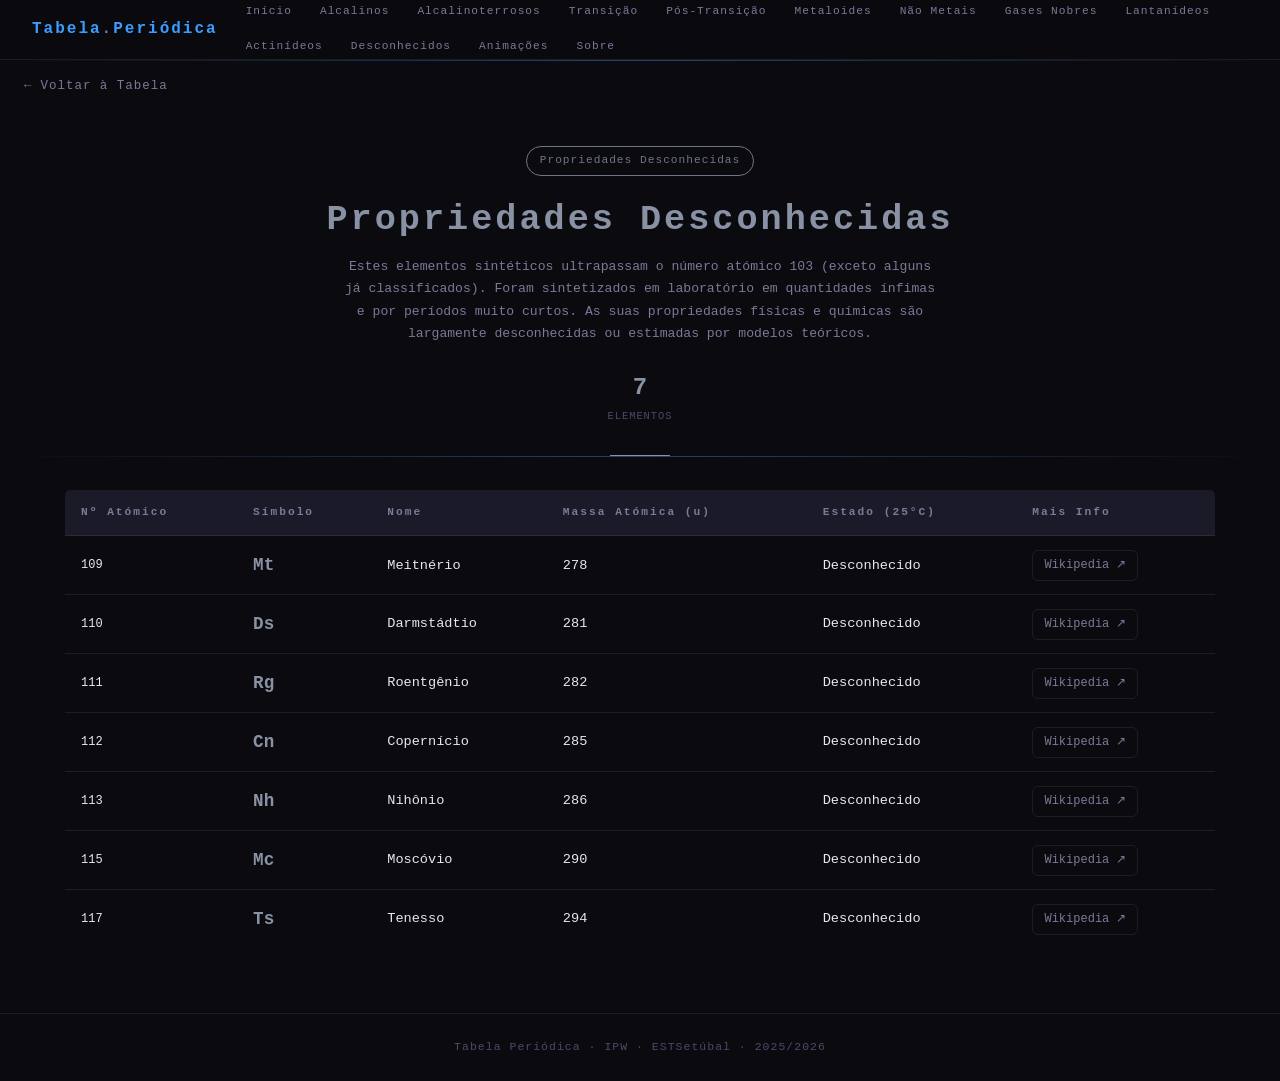
<file: unknown-properties/index.html>
<!DOCTYPE html>
<html lang="pt">
<head>
  <meta charset="UTF-8"/>
  <meta name="viewport" content="width=device-width, initial-scale=1.0"/>
  <title>Propriedades Desconhecidas | Tabela Periódica</title>
  <link rel="stylesheet" href="../css/styles.css"/>
  <link rel="stylesheet" href="../css/category.css"/>
  <style>:root { --cat-color: #8892a4; }</style>
</head>
<body>
  <nav class="navbar">
    <a class="nav-logo" href="../index.html">Tabela<span>.</span>Periódica</a>
    <button class="nav-toggle" aria-label="Menu" onclick="toggleMenu()"><span></span><span></span><span></span></button>
    <ul class="nav-menu" id="navMenu">
      <li><a href="../index.html">Início</a></li>
      <li><a href="../alkali-metals/index.html">Alcalinos</a></li>
      <li><a href="../alkaline-earth-metals/index.html">Alcalinoterrosos</a></li>
      <li><a href="../transition-metals/index.html">Transição</a></li>
      <li><a href="../post-transition-metals/index.html">Pós-Transição</a></li>
      <li><a href="../metalloids/index.html">Metaloides</a></li>
      <li><a href="../reactive-nonmetals/index.html">Não Metais</a></li>
      <li><a href="../noble-gases/index.html">Gases Nobres</a></li>
      <li><a href="../lanthanides/index.html">Lantanídeos</a></li>
      <li><a href="../actinides/index.html">Actinídeos</a></li>
      <li><a href="../unknown-properties/index.html">Desconhecidos</a></li>
      <li><a href="../animations/index.html">Animações</a></li>
      <li><a href="../about/index.html">Sobre</a></li>
    </ul>
  </nav>
  <div class="glow-line"></div>
  <a class="back-link" href="../index.html">Voltar à Tabela</a>
  <div class="cat-header">
    <div class="category-badge" style="color:#8892a4; border-color:#8892a4; opacity:0.8">Propriedades Desconhecidas</div>
    <h1>Propriedades Desconhecidas</h1>
    <p>Estes elementos sintéticos ultrapassam o número atómico 103 (exceto alguns já classificados). Foram sintetizados em laboratório em quantidades ínfimas e por períodos muito curtos. As suas propriedades físicas e químicas são largamente desconhecidas ou estimadas por modelos teóricos.</p>
    <div class="cat-stats">
      <div class="stat"><div class="stat-val">7</div><div class="stat-lbl">ELEMENTOS</div></div>
    </div>
  </div>
  <div class="glow-line"></div>
  <div class="container" style="padding-top:2rem">
    <table class="element-table">
      <thead>
        <tr>
          <th>Nº Atómico</th><th>Símbolo</th><th>Nome</th>
          <th class="hide-mobile">Massa Atómica (u)</th>
          <th class="hide-mobile">Estado (25°C)</th>
          <th>Mais Info</th>
        </tr>
      </thead>
      <tbody>        <tr><td class="atomic-number">109</td><td class="symbol-cell" style="color:#8892a4">Mt</td><td>Meitnério</td><td class="hide-mobile">278</td><td class="hide-mobile">Desconhecido</td><td><a class="element-link" href="https://pt.wikipedia.org/wiki/Meitn%C3%A9rio" target="_blank" rel="noopener">Wikipedia</a></td></tr>
        <tr><td class="atomic-number">110</td><td class="symbol-cell" style="color:#8892a4">Ds</td><td>Darmstádtio</td><td class="hide-mobile">281</td><td class="hide-mobile">Desconhecido</td><td><a class="element-link" href="https://pt.wikipedia.org/wiki/Darmst%C3%A1dtio" target="_blank" rel="noopener">Wikipedia</a></td></tr>
        <tr><td class="atomic-number">111</td><td class="symbol-cell" style="color:#8892a4">Rg</td><td>Roentgênio</td><td class="hide-mobile">282</td><td class="hide-mobile">Desconhecido</td><td><a class="element-link" href="https://pt.wikipedia.org/wiki/Roentg%C3%AAnio" target="_blank" rel="noopener">Wikipedia</a></td></tr>
        <tr><td class="atomic-number">112</td><td class="symbol-cell" style="color:#8892a4">Cn</td><td>Copernício</td><td class="hide-mobile">285</td><td class="hide-mobile">Desconhecido</td><td><a class="element-link" href="https://pt.wikipedia.org/wiki/Copern%C3%ADcio" target="_blank" rel="noopener">Wikipedia</a></td></tr>
        <tr><td class="atomic-number">113</td><td class="symbol-cell" style="color:#8892a4">Nh</td><td>Nihônio</td><td class="hide-mobile">286</td><td class="hide-mobile">Desconhecido</td><td><a class="element-link" href="https://pt.wikipedia.org/wiki/Nih%C3%B4nio" target="_blank" rel="noopener">Wikipedia</a></td></tr>
        <tr><td class="atomic-number">115</td><td class="symbol-cell" style="color:#8892a4">Mc</td><td>Moscóvio</td><td class="hide-mobile">290</td><td class="hide-mobile">Desconhecido</td><td><a class="element-link" href="https://pt.wikipedia.org/wiki/Mosc%C3%B3vio" target="_blank" rel="noopener">Wikipedia</a></td></tr>
        <tr><td class="atomic-number">117</td><td class="symbol-cell" style="color:#8892a4">Ts</td><td>Tenesso</td><td class="hide-mobile">294</td><td class="hide-mobile">Desconhecido</td><td><a class="element-link" href="https://pt.wikipedia.org/wiki/Tenesso" target="_blank" rel="noopener">Wikipedia</a></td></tr></tbody>
    </table>
  </div>
  <footer><p>Tabela Periódica · IPW · ESTSetúbal · 2025/2026</p></footer>
  <script>function toggleMenu(){document.getElementById('navMenu').classList.toggle('open');document.querySelector('.nav-toggle').classList.toggle('open');}</script>
</body>
</html>
</file>
<file: css/styles.css>
/* ===== CSS VARIABLES ===== */
:root {
  --bg: #0a0a0f;
  --bg-card: #12121a;
  --bg-surface: #1a1a28;
  --border: rgba(255, 255, 255, 0.08);
  --text: #e8e8f0;
  --text-muted: #7a7a99;
  --text-dim: #4a4a6a;

  /* Element category colors */
  --alkali: #e74c6f;
  --alkaline: #e8833a;
  --transition-metal: #7abaff;
  --post-transition: #59c3c3;
  --metalloid: #a78bfa;
  --reactive-nonmetal: #f7d354;
  --noble: #2ecc8a;
  --lanthanide: #ff79c6;
  --actinide: #ff5e57;
  --unknown: #8892a4;

  --accent: #3b9eff;
  --glow: rgba(59, 158, 255, 0.3);

  --font-display: 'Orbitron', monospace;
  --font-body: 'IBM Plex Mono', monospace;
  --font-sans: 'IBM Plex Sans', sans-serif;

  --radius: 6px;
  --transition: 0.2s ease;
}

/* ===== RESET ===== */
*, *::before, *::after { box-sizing: border-box; margin: 0; padding: 0; }
html { scroll-behavior: smooth; }
body {
  background: var(--bg);
  color: var(--text);
  font-family: var(--font-sans);
  line-height: 1.6;
  min-height: 100vh;
}

a { color: inherit; text-decoration: none; }
img { max-width: 100%; display: block; }

/* ===== FONTS ===== */
@import url('https://fonts.googleapis.com/css2?family=Orbitron:wght@400;600;700;900&family=IBM+Plex+Mono:wght@300;400;600&family=IBM+Plex+Sans:wght@300;400;500;600&display=swap');

/* ===== NAVBAR ===== */
.navbar {
  position: sticky;
  top: 0;
  z-index: 100;
  background: rgba(10, 10, 15, 0.95);
  backdrop-filter: blur(20px);
  border-bottom: 1px solid var(--border);
  padding: 0 2rem;
  display: flex;
  align-items: center;
  justify-content: space-between;
  gap: 1rem;
  height: 60px;
}

.nav-logo {
  font-family: var(--font-display);
  font-size: 1rem;
  font-weight: 700;
  color: var(--accent);
  letter-spacing: 2px;
  white-space: nowrap;
}

.nav-logo span { color: var(--text-muted); }

.nav-menu {
  display: flex;
  align-items: center;
  gap: 0.25rem;
  list-style: none;
  flex-wrap: wrap;
}

.nav-menu a {
  display: block;
  padding: 0.4rem 0.75rem;
  font-family: var(--font-body);
  font-size: 0.7rem;
  letter-spacing: 1px;
  color: var(--text-muted);
  border-radius: var(--radius);
  transition: color var(--transition), background var(--transition);
}

.nav-menu a:hover,
.nav-menu a.active {
  color: var(--text);
  background: var(--bg-surface);
}

/* Hamburger */
.nav-toggle {
  display: none;
  flex-direction: column;
  gap: 5px;
  cursor: pointer;
  background: none;
  border: none;
  padding: 0.5rem;
}
.nav-toggle span {
  display: block;
  width: 22px;
  height: 2px;
  background: var(--text);
  border-radius: 2px;
  transition: transform 0.3s, opacity 0.3s;
}
.nav-toggle.open span:nth-child(1) { transform: translateY(7px) rotate(45deg); }
.nav-toggle.open span:nth-child(2) { opacity: 0; }
.nav-toggle.open span:nth-child(3) { transform: translateY(-7px) rotate(-45deg); }

/* Mobile nav */
@media (max-width: 768px) {
  .nav-toggle { display: flex; }
  .nav-menu {
    display: none;
    position: absolute;
    top: 60px;
    left: 0; right: 0;
    background: rgba(10,10,15,0.98);
    padding: 1rem;
    border-bottom: 1px solid var(--border);
    flex-direction: column;
    align-items: flex-start;
    gap: 0.25rem;
  }
  .nav-menu.open { display: flex; }
  .nav-menu a { font-size: 0.85rem; padding: 0.6rem 1rem; width: 100%; }
}

/* ===== PAGE HEADER ===== */
.page-header {
  text-align: center;
  padding: 3rem 2rem 2rem;
  position: relative;
}
.page-header h1 {
  font-family: var(--font-display);
  font-size: clamp(1.5rem, 4vw, 2.5rem);
  font-weight: 900;
  letter-spacing: 3px;
  margin-bottom: 0.5rem;
}
.page-header p {
  color: var(--text-muted);
  font-family: var(--font-body);
  font-size: 0.85rem;
  letter-spacing: 1px;
}

/* ===== CATEGORY BADGE ===== */
.category-badge {
  display: inline-flex;
  align-items: center;
  gap: 0.5rem;
  padding: 0.3rem 0.8rem;
  border-radius: 100px;
  font-family: var(--font-body);
  font-size: 0.7rem;
  letter-spacing: 1px;
  border: 1px solid;
  margin-bottom: 1rem;
}

/* ===== ELEMENT TABLE ===== */
.container { max-width: 1200px; margin: 0 auto; padding: 0 1.5rem 4rem; }

.element-table {
  width: 100%;
  border-collapse: collapse;
  font-family: var(--font-body);
  font-size: 0.85rem;
  border: 1px solid var(--border);
  border-radius: var(--radius);
  overflow: hidden;
}

.element-table thead tr {
  background: var(--bg-surface);
}

.element-table th {
  padding: 0.85rem 1rem;
  text-align: left;
  font-size: 0.7rem;
  letter-spacing: 2px;
  color: var(--text-muted);
  font-weight: 600;
  border-bottom: 1px solid var(--border);
}

.element-table tbody tr {
  border-bottom: 1px solid var(--border);
  transition: background var(--transition);
}
.element-table tbody tr:last-child { border-bottom: none; }
.element-table tbody tr:hover { background: var(--bg-surface); }

.element-table td {
  padding: 0.85rem 1rem;
  color: var(--text);
}

.atomic-number {
  color: var(--text-dim);
  font-size: 0.75rem;
}

.symbol-cell {
  font-family: var(--font-display);
  font-size: 1.1rem;
  font-weight: 700;
}

.element-link {
  display: inline-flex;
  align-items: center;
  gap: 0.4rem;
  padding: 0.3rem 0.7rem;
  border: 1px solid var(--border);
  border-radius: var(--radius);
  font-size: 0.75rem;
  color: var(--text-muted);
  transition: all var(--transition);
}
.element-link:hover {
  border-color: var(--accent);
  color: var(--accent);
  background: rgba(59,158,255,0.05);
}
.element-link::after { content: '↗'; }

/* Responsive table */
@media (max-width: 600px) {
  .element-table { font-size: 0.78rem; }
  .element-table th, .element-table td { padding: 0.6rem 0.6rem; }
  .hide-mobile { display: none; }
}

/* ===== FOOTER ===== */
footer {
  border-top: 1px solid var(--border);
  padding: 1.5rem 2rem;
  text-align: center;
  font-family: var(--font-body);
  font-size: 0.72rem;
  color: var(--text-dim);
  letter-spacing: 1px;
}

/* ===== BACK LINK ===== */
.back-link {
  display: inline-flex;
  align-items: center;
  gap: 0.5rem;
  margin: 1rem 0 0 1.5rem;
  font-family: var(--font-body);
  font-size: 0.78rem;
  color: var(--text-muted);
  letter-spacing: 1px;
  transition: color var(--transition);
}
.back-link:hover { color: var(--accent); }
.back-link::before { content: '←'; }

/* ===== GLOW LINE ===== */
.glow-line {
  height: 1px;
  background: linear-gradient(90deg, transparent, var(--accent), transparent);
  opacity: 0.4;
  margin: 0;
}
</file>
<file: css/index.css>
/* ===== HERO ===== */
.hero {
  position: relative;
  padding: 5rem 2rem 4rem;
  overflow: hidden;
  text-align: center;
}
.hero-bg {
  position: absolute;
  inset: 0;
  background: radial-gradient(ellipse 60% 60% at 50% 0%, rgba(59,158,255,0.12) 0%, transparent 70%);
  pointer-events: none;
}
.hero-sub {
  font-family: var(--font-body);
  font-size: 0.72rem;
  letter-spacing: 3px;
  color: var(--text-dim);
  text-transform: uppercase;
  margin-bottom: 1rem;
}
.hero-title {
  font-family: var(--font-display);
  font-size: clamp(2.5rem, 8vw, 5rem);
  font-weight: 900;
  letter-spacing: 4px;
  line-height: 1.05;
  margin-bottom: 1rem;
}
.hero-title span {
  color: var(--accent);
  display: block;
}
.hero-desc {
  font-family: var(--font-body);
  font-size: 0.85rem;
  color: var(--text-muted);
  letter-spacing: 1px;
}

/* ===== FILTER BAR ===== */
.filter-section {
  padding: 1.5rem 1rem 1rem;
  border-top: 1px solid var(--border);
  border-bottom: 1px solid var(--border);
  background: var(--bg-card);
}
.filter-bar {
  display: flex;
  flex-wrap: wrap;
  gap: 0.4rem;
  justify-content: center;
  margin-bottom: 1rem;
}
.filter-btn {
  padding: 0.35rem 0.85rem;
  border-radius: 100px;
  border: 1px solid var(--border);
  background: transparent;
  color: var(--text-muted);
  font-family: var(--font-body);
  font-size: 0.7rem;
  letter-spacing: 1px;
  cursor: pointer;
  transition: all 0.2s ease;
}
.filter-btn:hover {
  border-color: var(--c, var(--accent));
  color: var(--c, var(--accent));
}
.filter-btn.active {
  background: var(--c, var(--accent));
  border-color: var(--c, var(--accent));
  color: var(--bg);
  font-weight: 600;
}

/* Legend */
.legend {
  display: flex;
  flex-wrap: wrap;
  gap: 0.75rem 1.5rem;
  justify-content: center;
}
.legend-item {
  display: flex;
  align-items: center;
  gap: 0.4rem;
  font-family: var(--font-body);
  font-size: 0.65rem;
  color: var(--text-muted);
  letter-spacing: 0.5px;
}
.legend-item i {
  display: block;
  width: 8px; height: 8px;
  border-radius: 2px;
  flex-shrink: 0;
}

/* ===== PERIODIC TABLE GRID ===== */
.table-wrapper {
  padding: 2rem 1rem 3rem;
  overflow-x: auto;
}

.pt-grid {
  display: grid;
  grid-template-columns: repeat(18, 1fr);
  grid-template-rows: repeat(10, auto);
  gap: 3px;
  min-width: 900px;
  max-width: 1300px;
  margin: 0 auto;
}

/* Gap row between main table and f-block */
.pt-grid::after {
  content: '';
  grid-column: 1 / -1;
  grid-row: 8;
  height: 0.5rem;
}

/* ===== ELEMENT CELL ===== */
.el {
  position: relative;
  display: flex;
  flex-direction: column;
  align-items: center;
  justify-content: center;
  padding: 4px 2px;
  border-radius: 4px;
  cursor: pointer;
  border: 1px solid rgba(255,255,255,0.04);
  transition: transform 0.15s ease, box-shadow 0.15s ease, opacity 0.3s ease;
  min-height: 52px;
  text-align: center;
  overflow: hidden;
  user-select: none;
}

.el::before {
  content: '';
  position: absolute;
  inset: 0;
  opacity: 0.12;
  transition: opacity 0.2s;
}

.el:hover {
  transform: scale(1.15);
  z-index: 10;
  border-color: rgba(255,255,255,0.2);
}
.el:hover::before { opacity: 0.25; }

/* Category color fills */
.el.alkali           { color: var(--alkali); }
.el.alkali::before   { background: var(--alkali); }
.el.alkaline         { color: var(--alkaline); }
.el.alkaline::before { background: var(--alkaline); }
.el.transition       { color: var(--transition); }
.el.transition::before { background: var(--transition); }
.el.post-transition  { color: var(--post-transition); }
.el.post-transition::before { background: var(--post-transition); }
.el.metalloid        { color: var(--metalloid); }
.el.metalloid::before { background: var(--metalloid); }
.el.reactive-nonmetal { color: var(--reactive-nonmetal); }
.el.reactive-nonmetal::before { background: var(--reactive-nonmetal); }
.el.noble            { color: var(--noble); }
.el.noble::before    { background: var(--noble); }
.el.lanthanide       { color: var(--lanthanide); }
.el.lanthanide::before { background: var(--lanthanide); }
.el.actinide         { color: var(--actinide); }
.el.actinide::before { background: var(--actinide); }
.el.unknown          { color: var(--unknown); }
.el.unknown::before  { background: var(--unknown); }

/* Classes que o JS vai aplicar ao Tooltip */
.tooltip.alkali .tt-sym { color: var(--alkali); }
.tooltip.alkaline .tt-sym { color: var(--alkaline); }
.tooltip.transition .tt-sym { color: var(--transition); }
.tooltip.post-transition .tt-sym { color: var(--post-transition); }
.tooltip.metalloid .tt-sym { color: var(--metalloid); }
.tooltip.reactive-nonmetal .tt-sym { color: var(--reactive-nonmetal); }
.tooltip.noble .tt-sym { color: var(--noble); }
.tooltip.lanthanide .tt-sym { color: var(--lanthanide); }
.tooltip.actinide .tt-sym { color: var(--actinide); }
.tooltip.unknown .tt-sym { color: var(--unknown); }
.el-num {
  font-family: var(--font-body);
  font-size: 0.5rem;
  color: rgba(255,255,255,0.4);
  line-height: 1;
  position: relative;
}
.el-sym {
  font-family: var(--font-display);
  font-size: 0.9rem;
  font-weight: 700;
  line-height: 1.1;
  position: relative;
}
.el-name {
  font-family: var(--font-body);
  font-size: 0.38rem;
  color: rgba(255,255,255,0.55);
  line-height: 1.2;
  margin-top: 1px;
  position: relative;
  white-space: nowrap;
  overflow: hidden;
  text-overflow: ellipsis;
  max-width: 100%;
}

/* Placeholder cells for f-block */
.lant-placeholder,
.act-placeholder {
  cursor: default;
  font-style: italic;
}
.lant-placeholder:hover,
.act-placeholder:hover { transform: none; }

/* Filter dim */
.el.dimmed {
  opacity: 0.12;
  transform: scale(1);
  pointer-events: none;
}

/* ===== TOOLTIP ===== */
.tooltip {
  position: fixed;
  bottom: 2rem;
  left: 50%;
  transform: translateX(-50%);
  background: var(--bg-surface);
  border: 1px solid var(--border);
  border-radius: 8px;
  padding: 0.75rem 1.5rem;
  display: flex;
  align-items: center;
  gap: 1rem;
  pointer-events: none;
  opacity: 0;
  transition: opacity 0.2s ease;
  z-index: 200;
  backdrop-filter: blur(10px);
}
.tooltip.visible { opacity: 1; }
.tt-num {
  font-family: var(--font-body);
  font-size: 0.7rem;
  color: var(--text-dim);
}
.tt-sym {
  font-family: var(--font-display);
  font-size: 1.8rem;
  font-weight: 700;
  color: var(--accent);
}
.tt-name {
  font-family: var(--font-sans);
  font-size: 0.9rem;
  font-weight: 500;
}
.tt-cat {
  font-family: var(--font-body);
  font-size: 0.65rem;
  color: var(--text-muted);
  letter-spacing: 1px;
}
</file>
<file: css/category.css>
/* ===== CATEGORY PAGE CSS ===== */
.cat-header {
  padding: 3rem 2rem 2rem;
  text-align: center;
  position: relative;
}
.cat-header::after {
  content: '';
  position: absolute;
  bottom: 0; left: 50%;
  transform: translateX(-50%);
  width: 60px; height: 1px;
  background: var(--cat-color, var(--accent));
}
.cat-header h1 {
  font-family: var(--font-display);
  font-size: clamp(1.4rem, 4vw, 2.2rem);
  font-weight: 900;
  letter-spacing: 3px;
  color: var(--cat-color, var(--accent));
  margin-bottom: 0.5rem;
}
.cat-header p {
  color: var(--text-muted);
  font-family: var(--font-body);
  font-size: 0.82rem;
  max-width: 600px;
  margin: 0 auto;
  line-height: 1.7;
}
.cat-stats {
  display: flex;
  justify-content: center;
  gap: 2rem;
  margin-top: 1.5rem;
  flex-wrap: wrap;
}
.stat {
  text-align: center;
}
.stat-val {
  font-family: var(--font-display);
  font-size: 1.5rem;
  font-weight: 700;
  color: var(--cat-color, var(--accent));
}
.stat-lbl {
  font-family: var(--font-body);
  font-size: 0.65rem;
  color: var(--text-dim);
  letter-spacing: 1px;
}
</file>
